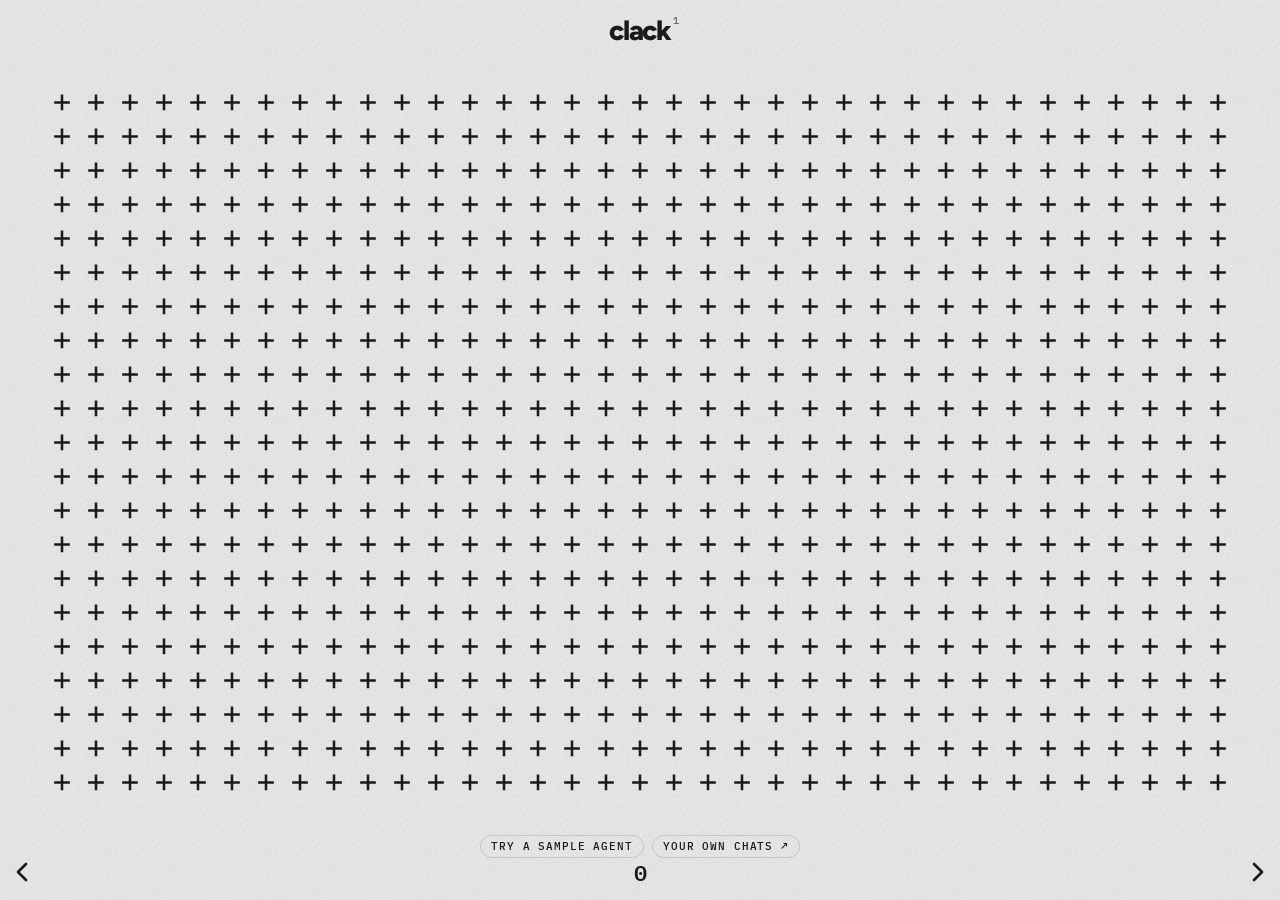
<file: index.html>
<!doctype html>
<html lang="en">
<head>
<meta charset="utf-8">
<meta name="viewport" content="width=device-width, initial-scale=1, viewport-fit=cover">
<!--artifact:start-->
<title>Clack</title>
<meta name="claude:viewport-fit-sides" content="cover">
<meta name="description" content="Move your cursor and every step clicks, pops or squishes. Ten stress-relief sounds, each with its own graphic to play with.">
<link rel="preconnect" href="https://fonts.googleapis.com">
<link rel="preconnect" href="https://fonts.gstatic.com" crossorigin>
<link rel="stylesheet" href="https://fonts.googleapis.com/css2?family=Courier+Prime:wght@400;700&family=Figtree:wght@400;500;600;700;800&family=IBM+Plex+Mono:wght@400;500;600&display=swap">
<style>
/* Layout: a full-screen canvas scene with only a few marks on it, set right on the picture in its own ink: the logo
   with the page number at the top centre, and along the bottom the tally in the middle with an arrow at each end to
   turn the page. In the menu bar the top row's right end holds the button that makes clack bigger and smaller.
   Every sound has its own scene and its own palette, most drawn from one moodboard:
   cobalt, periwinkle, grey paper, warm paper and ink. */
:root {
  --cobalt: #2c62fb; --peri: #becdf9; --mid: #5c80ea; --paper: #f3eee6; --grey-paper: #e6e6e3; --ink-black: #1c1c1c;
  --bg: #f4f5f7; --ink: #1b2a6b; --ink-soft: #5a6890; --line: rgba(27,42,107,.14);
  --acc: var(--cobalt); --cursor: var(--cobalt); --count-size: 22px;
  --font-ui: "Figtree", system-ui, -apple-system, "Segoe UI", sans-serif;
  --font-mono: "IBM Plex Mono", ui-monospace, monospace;
  color-scheme: light;
}
body[data-scene="wrap"]   { --bg: #72b4ed; --ink: #0d1240; --ink-soft: #10174a; --line: rgba(13,18,64,.2); --acc: #0d1240; --cursor: #0d1240; color-scheme: light; }
body[data-scene="cyano"]  { --bg: #3557b0; --ink: #f2f5ff; --ink-soft: #c3d0f5; --line: rgba(242,245,255,.25); --acc: #f2f5ff; --cursor: #f2f5ff; color-scheme: dark; }
body[data-scene="cloth"]  { --bg: #e6e6e6; --ink: #1a1a1a; --ink-soft: #6a6a6a; --line: rgba(26,26,26,.14); --acc: #1a1a1a; --cursor: #1a1a1a; color-scheme: light; }
body[data-scene="wax"]    { --bg: #c3c6db; --ink: #2d345d; --ink-soft: #60678b; --line: rgba(45,52,93,.15); --acc: #2d345d; --cursor: #2d345d; color-scheme: light; }
body[data-scene="laser"]  { --bg: #d9d8de; --ink: #2a5fa8; --ink-soft: #747990; --line: rgba(42,95,168,.16); --acc: #f2803e; --cursor: #2a5fa8; color-scheme: light; }
body[data-scene="gummy"]  { --bg: #e8ecea; --ink: #8c1f4f; --ink-soft: #a5486f; --line: rgba(140,31,79,.15); --acc: #8c1f4f; --cursor: #8c1f4f; color-scheme: light; }
body[data-scene="jelly"]  { --bg: #eed9b1; --ink: #17690a; --ink-soft: #7d6b45; --line: rgba(23,105,10,.16); --acc: #f31802; --cursor: #17690a; color-scheme: light; }
body[data-scene="soap"]   { --bg: #ebead6; --ink: #4f1534; --ink-soft: #571d3d; --line: rgba(79,21,52,.32); --acc: #bd4885; --cursor: #4f1534; color-scheme: light; }
body[data-scene="snow"]   { --bg: #9ca6e2; --ink: #252a5e; --ink-soft: #4a5088; --line: rgba(37,42,94,.18); --acc: #e8dcb2; --cursor: #252a5e; color-scheme: light; }
body[data-scene="grit"]   { --bg: #acdc98; --ink: #183c94; --ink-soft: #2d5aac; --line: rgba(24,60,148,.18); --acc: #183c94; --cursor: #183c94; color-scheme: light; }

* { box-sizing: border-box; }
[hidden] { display: none !important; }
html, body { height: 100%; }
body {
  margin: 0; overflow: hidden; background: var(--bg);
  color: var(--ink); font-family: var(--font-ui);
  -webkit-user-select: none; user-select: none; -webkit-tap-highlight-color: transparent;
  touch-action: none; transition: background-color .4s;
}
body.custom-cursor, body.custom-cursor * { cursor: none !important; }
#scene { position: fixed; inset: 0; width: 100%; height: 100%; z-index: 0; display: block; }

.app {
  position: relative; z-index: 1; height: 100%;
  display: grid; grid-template-rows: auto minmax(0, 1fr); grid-template-columns: minmax(0, 1fr);
  padding-left: max(16px, env(safe-area-inset-left, 0px));
  padding-right: max(16px, env(safe-area-inset-right, 0px));
  pointer-events: none;
}
.top, .edge { pointer-events: auto; }

/* Header: the logo at the centre of the top row; in the menu bar the size button sits at its right end */
.top { display: grid; grid-template-columns: minmax(0, 1fr) auto minmax(0, 1fr); align-items: center; gap: 16px; padding-block: 16px 6px; }
.brand { grid-column: 2; display: flex; align-items: baseline; gap: 12px; min-width: 0; }
.brand h1 { position: relative; margin: 0; font: 800 28px/1 var(--font-ui); letter-spacing: -.04em; color: var(--ink); }
/* the page number hangs off the word, so the word itself sits at the centre and stays put from page 1 to 10 */
.brand h1 sup { position: absolute; left: 100%; top: 0; font: 500 10px/1 var(--font-mono); letter-spacing: 0; margin-left: 2px; color: var(--ink-soft); }
.brand p { margin: 0; font: 500 12px/1.3 var(--font-mono); color: var(--ink-soft); white-space: nowrap; overflow: hidden; text-overflow: ellipsis; }
/* the tally sits at the bottom centre and lets the picture play on under it: the count stands alone on one line, level
   with the arrows, and the agent line sits close over it. It counts up as you play, so it needs no label; the word
   "clacks" is there for screen readers only */
.tally {
  position: fixed; left: 50%; bottom: max(16px, env(safe-area-inset-bottom, 0px)); transform: translateX(-50%);
  text-align: center; line-height: 1.1; font-family: var(--font-mono);
}
.tally p { display: flex; justify-content: center; margin: 0; white-space: nowrap; }
.tally b { font-size: var(--count-size); font-weight: 600; font-variant-numeric: tabular-nums; }
.tally span { font-size: 11px; letter-spacing: .08em; color: var(--ink-soft); }
.tally .sr { position: absolute; width: 1px; height: 1px; overflow: hidden; clip-path: inset(50%); }
/* 08 Soap Cutting's halftone goes slightly out of focus along the top and the bottom: the dots still show through
   behind the logo, the count and the agent line, only soft, so they no longer break up the letters. The blur builds up
   gradually towards each edge: four thin layers of 1px blur, each starting a quarter of the way further in over --f
   (about as far as the paler soap reaches), stack up to 2px over the top row and from the agent line down */
.haze {
  position: fixed; left: 0; right: 0; z-index: 0; pointer-events: none; display: none;
  -webkit-backdrop-filter: blur(1px); backdrop-filter: blur(1px);
  --f: 96px; --ramp: transparent calc(var(--f) * var(--k) / 4), #000 calc(var(--f) * (var(--k) + 1) / 4);
}
.haze.head { top: 0; height: calc(16px + 28px + 6px + var(--f));
  -webkit-mask-image: linear-gradient(to top, var(--ramp)); mask-image: linear-gradient(to top, var(--ramp)); }
.haze.foot { bottom: 0; height: calc(max(16px, env(safe-area-inset-bottom, 0px)) + var(--count-size) * 1.1 + 16px + var(--f));
  -webkit-mask-image: linear-gradient(to bottom, var(--ramp)); mask-image: linear-gradient(to bottom, var(--ramp)); }
body[data-scene="soap"] .haze { display: block; }
.stage { min-height: 0; min-width: 0; }

/* The agent line: one quiet line over the tally that knows when your agent is working, when it's done and how fast you
   went back, and is empty the rest of the time. It never shows a best or a streak, so there is nothing to stay for. It
   keeps a fixed height so the pictures that measure the tally never shift */
.agent { display: flex; justify-content: center; align-items: center; gap: 8px; min-height: 14px; margin-bottom: 2px;
  font: 500 11px/1 var(--font-mono); letter-spacing: .08em; text-transform: uppercase; color: var(--ink-soft); white-space: nowrap;
  transition: opacity .6s; }
.agent.dim { opacity: .55; }
.agent .dot { width: 6px; height: 6px; border-radius: 50%; background: currentColor; flex: none; }
.agent.wait .dot { animation: agentPulse 1.6s ease-in-out infinite; }
.agent.done { color: var(--ink); }
@keyframes agentPulse { 50% { opacity: .25; transform: scale(.7); } }
.agent button, .agent a { pointer-events: auto; font: inherit; letter-spacing: inherit; text-transform: inherit; color: var(--ink);
  background: none; border: 1px solid var(--line); border-radius: 999px; padding: 5px 10px; cursor: pointer; text-decoration: none; }
.agent button:hover, .agent a:hover { border-color: var(--ink); }
body.custom-cursor .agent button, body.custom-cursor .agent a { cursor: none !important; }
/* letting go: once the agent is done, the picture loses its colour and the cursor fades with the sound */
#scene { transition: filter .3s linear; }
body.letting-go #scene { filter: saturate(var(--grip-sat, 1)); }
body.letting-go .cursor.on { opacity: var(--grip-op, 1); }
@media (prefers-reduced-motion: reduce) { .agent.wait .dot { animation: none; } }

/* custom cursor + trail canvas: a ring in each picture's own --cursor color */
#fx { position: fixed; inset: 0; width: 100%; height: 100%; pointer-events: none; z-index: 5; }
.cursor {
  position: fixed; left: 0; top: 0; z-index: 50; pointer-events: none; color: var(--cursor);
  width: 30px; height: 30px; margin: -15px 0 0 -15px;
  filter: drop-shadow(0 2px 3px rgba(0,0,0,.2)); will-change: transform; opacity: 0; transition: opacity .2s;
}
.cursor.on { opacity: 1; }
.cursor svg { width: 100%; height: 100%; display: block; transition: transform 90ms ease-out; }
.cursor.press svg { transform: scale(.78); transition-duration: 30ms; }

/* Arrows: the previous and the next material, at the two ends of the bottom row level with the count, in the
   picture's own ink, far enough from it not to read as buttons for the number. Each tip sits on the page margin; the
   button reaches past it to the screen's edge, and its middle meets the middle of the count's line, so it hangs a little
   below the tally's foot. A button in the top row reaches above and below it instead */
.pager {
  position: fixed; left: 0; right: 0; bottom: calc(max(16px, env(safe-area-inset-bottom, 0px)) + var(--count-size) * .55 - 22px);
  padding-left: max(0px, env(safe-area-inset-left, 0px) - 16px); padding-right: max(0px, env(safe-area-inset-right, 0px) - 16px);
  display: flex; justify-content: space-between;
}
.edge {
  width: 44px; height: 44px; padding: 0;
  display: grid; place-items: center; border: 0; background: none; color: var(--ink); cursor: pointer;
  transition: transform .15s;
}
.top .edge { margin-block: -8px; }
.edge svg { width: 32px; height: 32px; }
.edge.prev:hover { transform: translateX(-3px); }
.edge.next:hover { transform: translateX(3px); }
button:focus-visible { outline: 2px solid var(--acc); outline-offset: 2px; }

.thumb { display: block; border-radius: 9px; overflow: hidden; aspect-ratio: 8 / 5; box-shadow: inset 0 0 0 1px rgba(0,0,0,.06); }
.thumb svg { width: 100%; height: 100%; display: block; }

.go { margin-top: 6px; font: 600 16px/1 var(--font-ui); padding: 16px 28px; border-radius: 999px; border: 0; background: var(--ink); color: var(--bg); cursor: pointer; box-shadow: 0 10px 24px rgba(10,20,60,.22); }

@media (max-width: 720px) {
  .brand p { display: none; }
  :root { --count-size: 18px; }
  .brand h1 { font-size: 24px; }
}
@media (max-height: 520px) {
  .top { padding-block: 8px 2px; }
  .tally { bottom: max(8px, env(safe-area-inset-bottom, 0px)); }
  .pager { bottom: calc(max(8px, env(safe-area-inset-bottom, 0px)) + var(--count-size) * .55 - 22px); }
  .brand p { display: none; }
}
/* The story: what clack is for and how it came to be. Nothing on the page opens it for now. It keeps one palette of its own,
   warm paper and cobalt ink from the moodboard */

@media (pointer: coarse) { .st-close kbd { display: none; } }

.story {
  --s-bg: #f3eee6; --s-ink: #1b2a6b; --s-soft: #5a6890; --s-line: rgba(27,42,107,.14); --s-card: rgba(255,255,255,.55); --s-acc: #2c62fb;
  position: fixed; inset: 0; z-index: 45; overflow-y: auto; overscroll-behavior: contain; touch-action: pan-y;
  background: var(--s-bg); color: var(--s-ink); color-scheme: light; -webkit-user-select: text; user-select: text;
  animation: storyIn .3s ease-out;
}
@keyframes storyIn { from { opacity: 0; transform: translateY(16px); } }
body.custom-cursor .story, body.custom-cursor .story * { cursor: auto !important; }
body.custom-cursor .story :is(button, a) { cursor: pointer !important; }
body.story-open .cursor, body.story-open #fx { visibility: hidden; }
.story :focus-visible { outline: 2px solid var(--s-acc); outline-offset: 3px; }
.st-bar {
  position: sticky; top: 0; z-index: 2; display: flex; align-items: center; justify-content: space-between; gap: 20px;
  padding: 12px max(16px, env(safe-area-inset-right, 0px)) 12px max(16px, env(safe-area-inset-left, 0px));
  background: color-mix(in srgb, var(--s-bg) 86%, transparent); backdrop-filter: blur(14px); -webkit-backdrop-filter: blur(14px);
}
.st-mark { font: 800 22px/1 var(--font-ui); letter-spacing: -.04em; }
.st-nav { display: flex; gap: 22px; margin-right: auto; padding-left: 18px; }
.st-nav a { font: 500 11px/1 var(--font-mono); letter-spacing: .1em; text-transform: uppercase; color: var(--s-soft); text-decoration: none; }
.st-nav a:hover { color: var(--s-ink); }
.st-close { display: inline-flex; align-items: center; gap: 8px; font: 600 13px/1 var(--font-ui); color: var(--s-ink); padding: 9px 14px; border-radius: 999px; border: 1px solid var(--s-line); background: var(--s-card); }
.st-close kbd { font: 500 10px/1 var(--font-mono); color: var(--s-soft); }
.st-in { max-width: 920px; margin: 0 auto; padding: 0 max(20px, env(safe-area-inset-left, 0px)) 72px; }
.st-hero { padding: 44px 0 0; }
.st-eyebrow, .st-num, .story h4 { margin: 0 0 18px; font: 500 11px/1.4 var(--font-mono); letter-spacing: .14em; text-transform: uppercase; color: var(--s-soft); }
.st-title { position: relative; margin: 0; font: 800 clamp(88px, 18vw, 176px)/.84 var(--font-ui); letter-spacing: -.055em; }
.st-title::before { content: "clack"; position: absolute; inset: 0; color: var(--s-acc); filter: blur(22px); opacity: .45; transform: translate(.05em, .06em); z-index: -1; }
.st-lede { max-width: 30em; margin: 28px 0 0; font: 500 clamp(19px, 2.4vw, 24px)/1.45 var(--font-ui); letter-spacing: -.01em; text-wrap: pretty; }
.st-meta { display: grid; grid-template-columns: repeat(4, minmax(0, 1fr)); gap: 18px; margin: 36px 0 0; padding: 18px 0 0; border-top: 1px solid var(--s-line); }
.st-meta dt { margin-bottom: 6px; font: 500 10.5px/1.3 var(--font-mono); letter-spacing: .12em; text-transform: uppercase; color: var(--s-soft); }
.st-meta dd { margin: 0; font-size: 14px; line-height: 1.45; }
.st-strip { display: grid; grid-template-columns: repeat(10, minmax(0, 1fr)); gap: 6px; margin-top: 40px; }
.st-strip .thumb { aspect-ratio: 2 / 3; border-radius: 10px; }
.st-sec { padding-top: 88px; scroll-margin-top: 40px; }
.st-sec h3, .st-end h3 { max-width: 15em; margin: 0 0 22px; font: 800 clamp(34px, 5.2vw, 54px)/1.02 var(--font-ui); letter-spacing: -.035em; text-wrap: balance; }
.st-sec > p:not(.st-num) { max-width: 36em; margin: 0 0 16px; font-size: 17px; line-height: 1.65; text-wrap: pretty; }
.story h4 { margin: 48px 0 14px; }
.st-quote { max-width: 20em; margin: 32px 0 0; padding-left: 20px; border-left: 3px solid var(--s-acc); font: 700 clamp(24px, 3.4vw, 34px)/1.22 var(--font-ui); letter-spacing: -.02em; color: var(--s-acc); }
.st-fig { margin: 30px 0 0; padding: 20px; border-radius: 20px; border: 1px solid var(--s-line); background: var(--s-card); }
.st-fig svg { display: block; width: 100%; height: auto; }
.st-fig figcaption { display: flex; align-items: baseline; gap: 10px; margin-top: 14px; font-size: 13px; line-height: 1.5; color: var(--s-soft); }
.st-fig figcaption i { flex: none; width: 10px; height: 10px; border-radius: 3px; background: var(--s-acc); }
.st-cards, .st-iters { display: grid; grid-template-columns: repeat(3, minmax(0, 1fr)); gap: 14px; margin-top: 14px; }
.st-card { padding: 20px; border-radius: 20px; border: 1px solid var(--s-line); background: var(--s-card); }
.st-card em { display: block; margin-bottom: 14px; font: 500 11px/1 var(--font-mono); font-style: normal; color: var(--s-acc); }
.st-card b { display: block; margin-bottom: 8px; font-size: 18px; letter-spacing: -.01em; }
.st-card p { margin: 0; font-size: 14.5px; line-height: 1.55; color: var(--s-soft); }
.st-card .chain { margin-bottom: 10px; font-size: 15px; line-height: 1.5; color: var(--s-ink); }
.st-card .chain i { font-style: normal; color: var(--s-soft); }
.st-card .chain b { display: inline; color: var(--s-acc); font-size: inherit; }
.st-mats { display: grid; grid-template-columns: repeat(2, minmax(0, 1fr)); gap: 14px; margin-top: 30px; }
.mat {
  display: flex; flex-direction: column; gap: 8px; padding: 10px 10px 16px; text-align: left; font: inherit; color: inherit;
  border-radius: 20px; border: 1px solid var(--s-line); background: var(--s-card); transition: border-color .15s, transform .15s;
}
.mat:hover { border-color: var(--s-ink); transform: translateY(-2px); }
.mat .thumb { aspect-ratio: 9 / 4; border-radius: 12px; margin-bottom: 4px; }
.mat-t { display: flex; align-items: baseline; gap: 8px; padding: 4px 6px 0; }
.mat-t em { font: 500 11px/1 var(--font-mono); font-style: normal; color: var(--s-soft); }
.mat-t b { font-size: 20px; letter-spacing: -.02em; }
.mat-try { padding: 0 6px 4px; font-size: 15px; line-height: 1.5; }
.mat-row { display: grid; grid-template-columns: 50px minmax(0, 1fr); gap: 8px; padding: 0 6px; font-size: 13px; line-height: 1.45; color: var(--s-soft); }
.mat-row i { font: 500 10px/1.9 var(--font-mono); font-style: normal; letter-spacing: .1em; text-transform: uppercase; }
.mat-go { margin-top: auto; padding: 8px 6px 0; font-size: 13px; font-weight: 600; color: var(--s-acc); }
.st-steps { display: grid; grid-template-columns: repeat(4, minmax(0, 1fr)); gap: 18px; margin: 34px 0 0; padding: 0; list-style: none; }
.st-steps li { padding-top: 14px; border-top: 2px solid var(--s-ink); }
.st-steps em { display: block; margin-bottom: 10px; font: 500 11px/1 var(--font-mono); font-style: normal; color: var(--s-acc); }
.st-steps b { display: block; margin-bottom: 6px; font-size: 16px; }
.st-steps p { margin: 0; font-size: 14px; line-height: 1.55; color: var(--s-soft); }
.st-cut { display: flex; flex-wrap: wrap; gap: 6px; margin: 0; padding: 0; list-style: none; }
.st-cut li { padding: 7px 11px; border-radius: 999px; border: 1px dashed var(--s-line); font: 500 12px/1 var(--font-mono); color: var(--s-soft); text-decoration: line-through; text-decoration-color: rgba(44,98,251,.55); }
.st-sec > .st-cut + p { margin: 14px 0 0; font-size: 14px; color: var(--s-soft); }
.st-details { display: grid; grid-template-columns: repeat(3, minmax(0, 1fr)); gap: 30px 22px; margin-top: 30px; }
.st-details div { padding-top: 14px; border-top: 1px solid var(--s-line); }
.st-details b { display: block; margin-bottom: 6px; font-size: 16px; }
.st-details p { margin: 0; font-size: 14.5px; line-height: 1.55; color: var(--s-soft); }
.st-end { margin-top: 96px; padding: 56px 24px; border-radius: 28px; background: var(--s-ink); color: var(--s-bg); text-align: center; }
.st-end h3 { margin: 0 auto 12px; }
.st-end p { margin: 0 0 26px; font-size: 17px; opacity: .75; }
.st-end .go { margin: 0; background: var(--s-bg); color: var(--s-ink); box-shadow: none; }
@media (max-width: 760px) {
  .st-nav { display: none; }
  .st-cards, .st-iters, .st-details { grid-template-columns: minmax(0, 1fr); }
  .st-steps { grid-template-columns: repeat(2, minmax(0, 1fr)); }
}
@media (max-width: 640px) {
  .st-meta { grid-template-columns: repeat(2, minmax(0, 1fr)); }
  .st-strip { grid-template-columns: repeat(5, minmax(0, 1fr)); }
  .st-mats { grid-template-columns: minmax(0, 1fr); }
  .st-sec { padding-top: 64px; }
}
@media (prefers-reduced-motion: reduce) { .edge { transition: none; } .story { animation: none; } .mat { transition: none; } .mat:hover { transform: none; } }
</style>
</head>
<body>
<canvas id="scene" aria-label="Interactive graphic. Move your cursor to play"></canvas>
<div class="haze head" style="--k: 0" aria-hidden="true"></div>
<div class="haze head" style="--k: 1" aria-hidden="true"></div>
<div class="haze head" style="--k: 2" aria-hidden="true"></div>
<div class="haze head" style="--k: 3" aria-hidden="true"></div>
<div class="haze foot" style="--k: 0" aria-hidden="true"></div>
<div class="haze foot" style="--k: 1" aria-hidden="true"></div>
<div class="haze foot" style="--k: 2" aria-hidden="true"></div>
<div class="haze foot" style="--k: 3" aria-hidden="true"></div>
<div class="app" id="app">
  <header class="top">
    <div class="brand">
      <h1>clack<sup id="page">1</sup></h1>
    </div>
  </header>

  <main class="stage" id="stage"></main>

  <div class="tally" aria-live="off">
    <div class="agent" id="agent" role="status" aria-live="polite"></div>
    <p><b id="count">0</b><span class="sr"> clacks</span></p>
  </div>

  <nav class="pager" aria-label="Materials">
    <button class="edge prev" id="prev" type="button" aria-label="Previous material"><svg viewBox="0 0 24 24" fill="none" stroke="currentColor" stroke-width="2" stroke-linecap="round" stroke-linejoin="round"><path d="m15 6-6 6 6 6"/></svg></button>
    <button class="edge next" id="next" type="button" aria-label="Next material"><svg viewBox="0 0 24 24" fill="none" stroke="currentColor" stroke-width="2" stroke-linecap="round" stroke-linejoin="round"><path d="m9 6 6 6-6 6"/></svg></button>
  </nav>
</div>

<canvas id="fx" aria-hidden="true"></canvas>
<div class="cursor" id="cursor" aria-hidden="true"><svg viewBox="0 0 24 24"><circle cx="12" cy="12" r="8.5" fill="none" stroke="currentColor" stroke-width="2.4"/><circle cx="12" cy="12" r="1.8" fill="currentColor"/></svg></div>

<div class="story" id="story" role="dialog" aria-modal="true" aria-labelledby="storyTitle" hidden>
  <div class="st-bar">
    <b class="st-mark">clack</b>
    <nav class="st-nav" aria-label="Sections">
      <a href="#st-why">Why</a><a href="#st-idea">Idea</a><a href="#st-materials">Materials</a><a href="#st-process">Process</a><a href="#st-details">Details</a>
    </nav>
    <button class="st-close" id="storyClose" type="button">Close<kbd>esc</kbd></button>
  </div>
  <article class="st-in">
    <header class="st-hero">
      <p class="st-eyebrow">Case study &middot; Interactive sound toy</p>
      <h2 class="st-title" id="storyTitle">clack</h2>
      <p class="st-lede">Ten satisfying materials to pop, squish and crunch with nothing but a cursor. A small web toy for the moments when your hands want something to do.</p>
      <dl class="st-meta">
        <div><dt>Role</dt><dd>Concept, interaction, visual and sound design</dd></div>
        <div><dt>Built with</dt><dd>HTML Canvas and the Web Audio API</dd></div>
        <div><dt>Plays on</dt><dd>Mouse, trackpad, touch and keyboard</dd></div>
        <div><dt>Year</dt><dd>2026</dd></div>
      </dl>
      <div class="st-strip" id="storyStrip" aria-hidden="true"></div>
    </header>

    <section class="st-sec" id="st-why">
      <p class="st-num">01 &mdash; Why</p>
      <h3>Hands want something to do</h3>
      <p>We pop bubble wrap, squeeze slime and watch soap get shaved into cubes, not to finish anything but because the small, repeatable feeling settles us. ASMR videos turned these textures into a genre, and on Roblox, ASMR tower obbies such as 왁뿌볼 타워 and Keyboard ASMR Towers have players climb from one satisfying material to the next.</p>
      <p>On a screen, though, we mostly watch. The textures are right there, but our hands never get to touch them.</p>
      <blockquote class="st-quote">What if the cursor were the fingertip?</blockquote>
    </section>

    <section class="st-sec" id="st-idea">
      <p class="st-num">02 &mdash; The idea</p>
      <h3>Every step is a press</h3>
      <p>The screen is laid out as a grid of invisible keys. Each cell the cursor crosses is pressed once: it plays a sound, and the picture under it reacts. Slow strokes tap, fast flicks sweep, and even an idle wiggle turns into a run of sound.</p>
      <figure class="st-fig">
        <div id="storyDiagram"></div>
        <figcaption><i></i>Cells the cursor crossed. Each one played a sound and nudged the picture, then faded back as the picture recovered.</figcaption>
      </figure>
      <div class="st-cards">
        <div class="st-card"><em>A</em><b>Just move</b><p>No clicks, no goals, no score to lose. A quiet count of your clacks is the only number on screen.</p></div>
        <div class="st-card"><em>B</em><b>One material, two senses</b><p>Each sound draws its own picture, and the picture answers where you touch it: bubbles flatten, snow takes a boot print, soap gives up a path down to the paper.</p></div>
        <div class="st-card"><em>C</em><b>Soft, never sharp</b><p>A quick stroke can fire twenty sounds a second, so anything with a hard edge (a ring, a ping, a thump) soon sounds like gunfire. The sounds are shaped from soft, filtered noise instead, so a stroke blends into one gentle wash.</p></div>
      </div>
    </section>

    <section class="st-sec" id="st-materials">
      <p class="st-num">03 &mdash; Materials</p>
      <h3>Ten materials, ten pictures</h3>
      <p>Each material starts from something people already find satisfying, and most pictures are drawn after a reference: a photo, a print or a texture. Pick one to play it.</p>
      <div class="st-mats" id="storyMaterials"></div>
    </section>

    <section class="st-sec" id="st-process">
      <p class="st-num">04 &mdash; Process</p>
      <h3>It started as a keyboard</h3>
      <p>The first version was called 딸깍 (ddalkkak, the Korean word for a click): a full-screen keyboard that clicked under a passing cursor, with ten sound sets, from clicky switches to bubble wrap and marimba, and seven keycap themes. It took a lot of cutting to get from there to here.</p>
      <ol class="st-steps">
        <li><em>1</em><b>A keyboard that clicks</b><p>Ten sound sets on a 60% keyboard. The name clack comes from here.</p></li>
        <li><em>2</em><b>Drop the keys</b><p>Once the sounds turned into wax, slime and bubble wrap, a keycap was the wrong picture for them. Each sound got a picture of its own.</p></li>
        <li><em>3</em><b>Cut to two, rebuild to ten</b><p>Most ideas didn't survive being played. The lineup shrank to Bubble Wrap and Crunchy Slime, then grew back to ten.</p></li>
        <li><em>4</em><b>Draw from life, tune for calm</b><p>Pictures redrawn after photos and prints, and sounds softened until a fast stroke still feels calm.</p></li>
      </ol>
      <h4>Built, played and cut</h4>
      <ul class="st-cut">
        <li>Pop It</li><li>Squishy</li><li>Mochi Squishy</li><li>Wax Ball XL</li><li>Kinetic Sand</li><li>Typewriter</li><li>Gaming Switches</li><li>Voice</li><li>Marimba</li><li>Pearl</li><li>Soft Brush</li><li>Bubbles</li><li>Rain on Glass</li><li>Ink Mountains</li><li>Cross Stitch</li><li>Tanghulu</li><li>Sugar Gummies</li>
      </ul>
      <p>Seventeen materials were built, played and cut along the way.</p>
      <h4>Three iterations</h4>
      <div class="st-iters">
        <div class="st-card"><em>06 Chewy Jellies</em><p class="chain">Tanghulu <i>&rarr;</i> Sugar Gummies <i>&rarr;</i> <b>Chewy Jellies</b></p><p>Rubbing the sugar off a gummy wasn't the feeling. Squeezing gummies together, feeling them stick and peeling them apart was. Later the fruit colors and sugar gave way to one flat pink under a fine grain, after a pink and white reference.</p></div>
        <div class="st-card"><em>02 Cyanotype</em><p class="chain">Ringing twinkle <i>&rarr;</i> bubble blips <i>&rarr;</i> soft blips <i>&rarr;</i> <b>a breath of foam</b></p><p>Each try was softer, and each still sounded like shooting under a fast cursor. Filtered noise with slow attacks fixed it, and became the recipe for the calmer sounds that followed.</p></div>
        <div class="st-card"><em>04 Wax Ball</em><p class="chain">Cell foam <i>&rarr;</i> pebbles <i>&rarr;</i> line print <i>&rarr;</i> towers <i>&rarr;</i> halftone <i>&rarr;</i> <b>lime on lavender</b></p><p>Wax Ball went through eight looks and was cut once along the way. It came back as a black and white halftone of squares that the cursor presses into diamonds, then took the lime, lavender and fine grain of a second reference.</p></div>
      </div>
    </section>

    <section class="st-sec" id="st-details">
      <p class="st-num">05 &mdash; Details</p>
      <h3>The small stuff</h3>
      <div class="st-details">
        <div><b>A cursor that belongs</b><p>The ring takes each picture's own color, so it reads as part of the material rather than laid over it.</p></div>
        <div><b>No audio files</b><p>Every sound is synthesized live with the Web Audio API, with a little randomness, so no two steps sound exactly alike.</p></div>
        <div><b>Your keys play too</b><p>Letters, digits, space and enter play the current material, and the arrow keys switch between materials.</p></div>
        <div><b>Made for touch</b><p>On phones and tablets, drag a finger across the screen, and tap the arrows in the bottom corners to switch materials.</p></div>
        <div><b>One moodboard</b><p>Cobalt, periwinkle, grey and warm paper, and ink. Eight materials borrow their colors from their own reference images instead.</p></div>
        <div><b>One file</b><p>The whole toy is a single HTML page: no build step, no install, nothing to load but fonts.</p></div>
      </div>
    </section>

    <section class="st-end">
      <h3>Now it's your turn</h3>
      <p>Turn the sound on and move.</p>
      <button class="go" id="storyGo" type="button">Start playing</button>
    </section>
  </article>
</div>

<script>
(() => {
'use strict';
const $ = id => document.getElementById(id);

/* ---------- settings ---------- */
const SOUND_IDS = ['slime', 'cyano', 'bubble', 'wax', 'thock', 'gummy', 'pudding', 'soap', 'snow', 'sugar'];
const DEF = { mode: 'hover', sound: 'slime', volume: 0.7, muted: false, count: 0 };
let S = { ...DEF };
try { Object.assign(S, JSON.parse(localStorage.getItem('clack') || '{}')); } catch (e) {}
S.sound = DEF.sound; // every visit opens on 01 Crunchy Slime; the other settings are remembered
S.mode = 'hover'; // Tap mode was removed: sounds always play as the cursor moves (touch screens still drag)
S.muted = false; S.volume = DEF.volume; // the volume control was removed, so a mute or volume saved before can't stick
let saveT = 0;
function save() {
  clearTimeout(saveT);
  saveT = setTimeout(() => {
    try { const { mode, sound, volume, muted, count } = S; localStorage.setItem('clack', JSON.stringify({ mode, sound, volume, muted, count })); } catch (e) {}
  }, 300);
}

/* the agent's state, read by press() on every step; the agent section near the end drives it */
const AG = { grip: 1, vis: 1 };
// how strongly the pictures answer a step: full while clack holds you, down to a faint trace once it has let go, so
// every material still stirs a little but plainly less
const V = () => AG.vis;

/* ---------- audio ---------- */
const A = { ctx: null };
function makeIR(C, secs, decay) {
  const len = Math.floor(C.sampleRate * secs), b = C.createBuffer(2, len, C.sampleRate);
  for (let ch = 0; ch < 2; ch++) { const d = b.getChannelData(ch); for (let i = 0; i < len; i++) d[i] = (Math.random() * 2 - 1) * Math.pow(1 - i / len, decay); }
  return b;
}
function initAudio(C) {
  if (A.ctx && !C) { if (A.ctx.state === 'suspended') A.ctx.resume(); return; }
  C = C || new (window.AudioContext || window.webkitAudioContext)({ latencyHint: 'interactive' });
  A.ctx = C;
  A.master = C.createGain(); A.master.gain.value = S.muted ? 0 : S.volume;
  const comp = C.createDynamicsCompressor();
  comp.threshold.value = -16; comp.knee.value = 10; comp.ratio.value = 5; comp.attack.value = 0.002; comp.release.value = 0.15;
  A.dry = C.createGain(); A.dry.gain.value = 1.9; A.dry.connect(comp);
  A.wet = C.createGain(); A.wet.gain.value = 1.1;
  const verb = C.createConvolver(); verb.buffer = makeIR(C, 2.4, 3.4);
  A.wet.connect(verb); verb.connect(comp);
  // a gentle top-end roll-off keeps the tingle soft instead of sharp
  const soft = C.createBiquadFilter(); soft.type = 'lowpass'; soft.frequency.value = 10500; soft.Q.value = 0.5;
  comp.connect(soft); soft.connect(A.master); A.master.connect(C.destination);
  const n = C.createBuffer(1, C.sampleRate, C.sampleRate), d = n.getChannelData(0);
  for (let i = 0; i < d.length; i++) d[i] = Math.random() * 2 - 1;
  A.noise = n;
}
function env(v, t, a, d, g) {
  v.gain.setValueAtTime(0.0001, t);
  v.gain.exponentialRampToValueAtTime(g, t + a);
  v.gain.exponentialRampToValueAtTime(0.0001, t + a + d);
}
function out(v, wet) {
  v.connect(A.dry);
  if (wet) { const s = A.ctx.createGain(); s.gain.value = wet; v.connect(s); s.connect(A.wet); }
}
function tone(type, f, t, o = {}) {
  const { a = 0.002, d = 0.1, g = 0.5, f2 = 0, ft = 0.05, wet = 0 } = o;
  const C = A.ctx, osc = C.createOscillator(), v = C.createGain();
  osc.type = type; osc.frequency.setValueAtTime(f, t);
  if (f2) osc.frequency.exponentialRampToValueAtTime(f2, t + ft);
  env(v, t, a, d, g); osc.connect(v); out(v, wet);
  osc.start(t); osc.stop(t + a + d + 0.05);
}
function hiss(t, o = {}) {
  const { type = 'bandpass', f = 2000, q = 1, a = 0.001, d = 0.03, g = 0.5, f2 = 0, ft = 0.05, wet = 0 } = o;
  const C = A.ctx, s = C.createBufferSource(), fl = C.createBiquadFilter(), v = C.createGain();
  s.buffer = A.noise; s.playbackRate.value = 0.9 + Math.random() * 0.2;
  fl.type = type; fl.frequency.setValueAtTime(f, t); if (f2) fl.frequency.exponentialRampToValueAtTime(f2, t + ft); fl.Q.value = q;
  env(v, t, a, d, g); s.connect(fl); fl.connect(v); out(v, wet);
  s.start(t, Math.random() * 0.5); s.stop(t + a + d + 0.05);
}
// a tone whose pitch shivers with a fading vibrato, for anything that jiggles
function wobble(f, t, o = {}) {
  const { a = 0.006, d = 0.25, g = 0.5, rate = 9, depth = 0.1, f2 = 0, ft = 0.08, wet = 0 } = o;
  const C = A.ctx, osc = C.createOscillator(), lfo = C.createOscillator(), lg = C.createGain(), v = C.createGain();
  osc.frequency.setValueAtTime(f, t); if (f2) osc.frequency.exponentialRampToValueAtTime(f2, t + ft);
  lfo.frequency.value = rate; lg.gain.setValueAtTime(f * depth, t); lg.gain.exponentialRampToValueAtTime(f * depth * 0.05, t + a + d);
  lfo.connect(lg); lg.connect(osc.frequency);
  env(v, t, a, d, g); osc.connect(v); out(v, wet);
  osc.start(t); lfo.start(t); osc.stop(t + a + d + 0.05); lfo.stop(t + a + d + 0.05);
}
// filtered noise whose band and loudness shiver with a fading wobble, for jelly that jiggles without a note
function jiggle(t, o = {}) {
  const { f = 400, q = 2, a = 0.015, d = 0.2, g = 0.3, rate = 8, depth = 0.3, am = 0.5, wet = 0 } = o;
  const C = A.ctx, s = C.createBufferSource(), fl = C.createBiquadFilter(), v = C.createGain(), w = C.createGain();
  const lfo = C.createOscillator(), lf = C.createGain(), la = C.createGain();
  s.buffer = A.noise; s.playbackRate.value = 0.9 + Math.random() * 0.2;
  fl.type = 'bandpass'; fl.frequency.setValueAtTime(f, t); fl.Q.value = q;
  lfo.frequency.value = rate; lf.gain.setValueAtTime(f * depth, t); lf.gain.exponentialRampToValueAtTime(f * depth * 0.05, t + a + d);
  w.gain.value = 1 - am / 2; la.gain.value = am / 2;
  lfo.connect(lf); lf.connect(fl.frequency); lfo.connect(la); la.connect(w.gain);
  env(v, t, a, d, g); s.connect(fl); fl.connect(w); w.connect(v); out(v, wet);
  s.start(t, Math.random() * 0.5); lfo.start(t); s.stop(t + a + d + 0.05); lfo.stop(t + a + d + 0.05);
}
const rand = (a, b) => a + Math.random() * (b - a);

/* Each sound: scene = the picture it draws, desc = one line for the picker.
   All are tuned for ASMR: soft attacks, rounded filters, tiny crisp details and a little room tone.
*/
function crinkle(t, n, spread, o = {}) {
  const { lo = 2600, hi = 6000, g = 0.35, q = 2.5, a = 0.0015, d = 0.012 } = o;
  for (let i = 0; i < n; i++) { const at = t + Math.pow(Math.random(), 1.6) * spread; hiss(at, { f: rand(lo, hi), q, a, d: rand(d / 3, d), g: rand(0.4, 1) * g * (1 - (at - t) / spread * 0.6) }); }
}
// wet, sticky ticks where two tacky surfaces let go of each other: n little bands of noise between lo and hi over
// spread from t, each dropping as it comes off, so they sound moist rather than dry
function tack(t, n, spread, o = {}) {
  const { lo = 800, hi = 1500, g = 0.05, q = 2.2, d = 0.012 } = o;
  for (let i = 0; i < n; i++) { const f = rand(lo, hi); hiss(t + Math.random() * spread, { f, f2: f * 0.72, ft: 0.01, q, a: 0.002, d: rand(d / 2, d), g: rand(0.5, 1) * g }); }
}
// a sticky surface tearing loose: n tiny crisp clicks over dur from t that come faster and louder as the tear runs
function zip(t, n, dur, o = {}) {
  const { lo = 1200, hi = 4500, g = 0.12, q = 1.4 } = o;
  for (let i = 0; i < n; i++) { const u = i / (n - 1 || 1); hiss(t + dur * Math.pow(u, 0.6) + rand(-0.001, 0.001), { f: rand(lo, hi), q, a: 0.0005, d: rand(0.002, 0.005), g: g * (0.4 + 0.6 * u) * rand(0.7, 1) }); }
}
const SOUNDS = {
  bubble: { name: 'Bubble Wrap', desc: 'Pop hills on a blue contour map', scene: 'wrap', noTrail: true,
    // a gentle, muffled pop that sounds like a drop of water: its note swoops up as the bubble bursts (the bloop), and
    // now and then a smaller droplet plinks after it
    down(k, t, j) {
      const f0 = (210 + k.seed * 120) * j;
      hiss(t, { type: 'lowpass', f: 1200, q: 0.7, a: 0.003, d: 0.012, g: 0.45 });
      tone('sine', f0, t, { f2: f0 * 2.2, ft: 0.045, a: 0.005, d: 0.09, g: 0.3, wet: 0.08 });
      if (Math.random() < 0.4) {
        const f1 = f0 * rand(2, 2.6);
        tone('sine', f1, t + rand(0.05, 0.1), { f2: f1 * 1.7, ft: 0.025, a: 0.003, d: 0.035, g: 0.06, wet: 0.1 });
      }
    } },
  slime: { name: 'Crunchy Slime', desc: 'Crumple a sheet of stitches', scene: 'cloth', noTrail: true,
    // foam beads bursting inside glossy slime: a wet press and a fizz of tiny crackles
    down(k, t, j) {
      hiss(t, { f: 380 * j, f2: 700, ft: 0.1, q: 6, a: 0.025, d: 0.14, g: 1, wet: 0.08 });
      crinkle(t + 0.01, 12 + Math.floor(Math.random() * 6), 0.18, { lo: 2800, hi: 7000, g: 0.6, q: 3 });
    },
    up(k, t, j) { hiss(t, { f: 700 * j, f2: 1500, ft: 0.08, q: 8, a: 0.01, d: 0.08, g: 0.4 }); crinkle(t, 4, 0.06, { g: 0.2 }); } },
  cyano: { name: 'Cyanotype', desc: 'Expose white dots on blue', scene: 'cyano',
    // soft, light foam close to the ear: a gentle breath of air that swells in and out, with a faint sizzle of tiny bubbles
    // in it; no pitched tones and no hard attacks, so a stroke blends into one soft wash as the white dots bloom and sink back
    down(k, t, j) {
      const at = t + rand(0, 0.02);
      hiss(at, { type: 'lowpass', f: 2800 * j, q: 0.5, a: 0.04, d: 0.14, g: 0.08, wet: 0.1 });
      hiss(at, { type: 'highpass', f: 7000 * j, q: 0.5, a: 0.05, d: 0.12, g: 0.03 });
      crinkle(at + 0.02, 8, 0.25, { lo: 4000, hi: 9000, g: 0.04, q: 1.5 });
    } },
  wax: { name: 'Wax Ball', desc: 'Press the lime squares down into dots', scene: 'wax', noTrail: true,
    // the 왁뿌볼: a hard wax shell gives way in one dry snap and a rush of brittle crackles, then the soft clay inside squishes
    down(k, t, j) {
      hiss(t, { type: 'highpass', f: 2200, q: 0.7, a: 0.0006, d: 0.007, g: 1.1 });
      hiss(t, { type: 'lowpass', f: 1100 * j, q: 1, a: 0.001, d: 0.035, g: 0.9 });
      crinkle(t + 0.004, 16 + Math.floor(Math.random() * 8), 0.11, { lo: 1000, hi: 4800, g: 0.75, q: 1.4 });
      hiss(t + 0.03, { f: 340 * j, f2: 230, ft: 0.12, q: 4, a: 0.03, d: 0.12, g: 0.45, wet: 0.06 });
    } },
  thock: { name: 'Thocky Keys', desc: 'Heat holes into thermal colors', scene: 'laser', noTrail: true,
    // a lubed, foam-filled custom board: a padded tap, the hollow of the case and a low thud; the spacebar sits deeper
    down(k, t, j) {
      const sp = k.code === 'Space', f0 = (sp ? 120 : 165 + k.seed * 40) * j;
      hiss(t, { type: 'lowpass', f: 1600, q: 0.8, a: 0.0008, d: 0.01, g: 1.1 });
      hiss(t, { f: (sp ? 380 : 520) * j, q: 5, a: 0.001, d: sp ? 0.06 : 0.035, g: 0.7 });
      tone('sine', f0, t, { f2: f0 * 0.7, ft: 0.04, a: 0.001, d: sp ? 0.09 : 0.05, g: 0.6 });
    },
    // the key springs back up with a lighter tick; on the screen it lands just after the next key goes down
    up(k, t, j) {
      const at = t + (k.code === 'Cell' ? 0.045 : 0);
      hiss(at, { f: 1300 * j, q: 3, a: 0.0008, d: 0.012, g: 0.3 });
      tone('sine', 300 * j, at, { a: 0.001, d: 0.02, g: 0.1 });
    } },
  gummy: { name: 'Chewy Jellies', desc: 'Squish jellies and peel them apart', scene: 'gummy', noTrail: true,
    // the jellies make every sound themselves as they move, so you hear what the picture does: chewy jelly close to the
    // ear (쫀득쫀득), stuck tight and tearing loose with a crisp, wet 쫙, over quieter squishes, with no tone, creak or
    // thump. A step landing on a jelly nobody holds presses it down with a soft squish
    press(k, t, j) {
      const at = t + rand(0, 0.01);
      hiss(at, { type: 'lowpass', f: 700 * j, f2: 420, ft: 0.08, q: 0.7, a: 0.02, d: 0.09, g: 0.18, wet: 0.05 });
      tack(at + 0.05, 1 + Math.floor(Math.random() * 2), 0.03, { lo: 850, hi: 1400, g: 0.04 });
    },
    // a real key pushes a finger into the jelly under it (꾸욱): a wet tick as it touches, then the jelly gives with a full,
    // moist squelch that has some weight to it, and the wet squeezed out of it crackles; the space bar sinks in deeper
    down(k, t, j) {
      if (k.code === 'Cell') return;
      const sp = k.code === 'Space', f = (sp ? 0.78 : 0.88 + k.seed * 0.24) * j;
      hiss(t, { f: 2300 * f, f2: 1300 * f, ft: 0.008, q: 1.3, a: 0.0008, d: 0.012, g: 0.34 });
      hiss(t + 0.004, { f: 480 * f, f2: 820 * f, ft: 0.08, q: 1.2, a: 0.006, d: sp ? 0.14 : 0.1, g: 0.9, wet: 0.05 });
      hiss(t + 0.002, { type: 'lowpass', f: 380 * f, q: 0.8, a: 0.004, d: sp ? 0.1 : 0.07, g: 0.7 });
      tack(t + 0.02, 8, 0.09, { lo: 850, hi: 1900, g: 0.12 });
    },
    // and the key comes up: the finger pulls off the sticky face, which clings and tears loose in a crisp, wet 쩍, and the
    // jelly springs back up with a wobble
    up(k, t, j) {
      if (k.code === 'Cell') return;
      const f = (k.code === 'Space' ? 0.8 : 0.9 + k.seed * 0.2) * j;
      zip(t, 9, 0.016, { lo: 1000, hi: 3200, g: 0.11 });
      hiss(t + 0.016, { f: 1600 * f, f2: 700 * f, ft: 0.04, q: 1.2, a: 0.0015, d: 0.055, g: 0.4, wet: 0.06 });
      hiss(t + 0.016, { type: 'lowpass', f: 900 * f, q: 0.9, a: 0.002, d: 0.04, g: 0.24 });
      jiggle(t + 0.045, { f: 460 * f, q: 1.8, a: 0.012, d: 0.15, g: 0.14, rate: 8.7, depth: 0.25, am: 0.6 });
    },
    // the cursor catches a jelly and the finger sinks in and sticks: a low press (꾹) and a tacky touch
    grab(k, t, j) {
      hiss(t, { type: 'lowpass', f: 560 * j, f2: 380, ft: 0.06, q: 1.1, a: 0.01, d: 0.06, g: 0.16, wet: 0.04 });
      zip(t + 0.015, 3, 0.01, { lo: 1000, hi: 2500, g: 0.05 });
    },
    // two faces stuck tight start to come apart: they tear loose in a short crisp run and a wet burst (쩍) as the jelly
    // between them begins to draw out
    part(k, t, j) {
      zip(t, 6, 0.018, { lo: 900, hi: 3000, g: 0.065 });
      hiss(t + 0.016, { f: 1300 * j, f2: 700, ft: 0.035, q: 1.3, a: 0.002, d: 0.05, g: 0.17 });
    },
    // the string draws out and keeps tearing loose from the faces it clings to (쩌저저적): a wet, tearing hush that swells
    // with how fast it grows, and under it crisp, sticky crackles, each a little cluster of fibres letting go, that run
    // as fast as it grows. Both climb and sharpen as the string thins (k.n crackles this frame, k.v how much the strings
    // grew, k.x how thin the string is, 0 to 1)
    pull(k, t, j) {
      hiss(t, { f: (700 + 700 * k.x) * j, f2: (850 + 900 * k.x) * j, ft: 0.03, q: 1.1, a: 0.008, d: 0.035, g: Math.min(0.12, k.v * 1.4) * (0.7 + 0.5 * k.x) });
      for (let i = 0; i < k.n; i++) {
        const at = t + rand(0, 0.016), f = (900 + 1600 * k.x) * rand(0.75, 1.3), g = rand(0.5, 1) * (0.1 + 0.07 * k.x);
        for (let c = Math.random() < 0.5 ? 1 : 1 + Math.floor(Math.random() * 3); c > 0; c--) hiss(at + rand(0, 0.0015), { f: f * rand(0.85, 1.15), f2: f * 0.75, ft: 0.005, q: 1.4, a: 0.0006, d: rand(0.002, 0.006), g });
      }
    },
    // squeezed into a neighbour, in two beats: the jelly gives under the press (쫀), then the faces that stuck together
    // tear loose with a crisp, wet snap (득)
    squeeze(k, t, j) {
      hiss(t, { f: 340 * j, f2: 480, ft: 0.12, q: 1.2, a: 0.04, d: 0.12, g: 0.14, wet: 0.06 });
      const at = t + rand(0.1, 0.13);
      zip(at - 0.012, 5, 0.012, { lo: 1000, hi: 3000, g: 0.055 });
      hiss(at, { f: 1300 * j, f2: 700, ft: 0.03, q: 1.3, a: 0.0015, d: 0.045, g: 0.2, wet: 0.05 });
    },
    // stretched too far, the string tears loose all at once (쫙): a quick run of crisp clicks as the last of it rips, a
    // bright, wet burst whose band falls as the air rushes in, and a short wobble as the halves spring back
    peel(k, t, j) {
      zip(t, 16, 0.03, { lo: 1000, hi: 3800, g: 0.13 });
      hiss(t + 0.03, { f: 1900 * j, f2: 750, ft: 0.045, q: 1.1, a: 0.0015, d: 0.07, g: 0.46, wet: 0.08 });
      hiss(t + 0.03, { type: 'lowpass', f: 1000 * j, q: 0.9, a: 0.002, d: 0.05, g: 0.32 });
      jiggle(t + 0.06, { f: 480 * j, q: 1.8, a: 0.012, d: 0.14, g: 0.14, rate: 8.7, depth: 0.25, am: 0.6 });
    },
    // a jelly slips off the cursor and bounces home: a soft wobbling squish that rocks as it overshoots and settles
    // (뽀용), louder the farther it flies back (k.amt, 0 to 1)
    home(k, t, j) {
      jiggle(t, { f: 380 * j, q: 1.6, a: 0.02, d: 0.22, g: 0.16 * k.amt, rate: 6.4, depth: 0.3, am: 0.7, wet: 0.06 });
    },
    // two touch again and stick tight: a quick, wet slap as the faces meet (딱), louder the harder they come together
    // (k.amt, 0 to 1)
    stick(k, t, j) {
      const g = k.amt;
      hiss(t, { f: 1300 * j, f2: 700, ft: 0.02, q: 1.2, a: 0.001, d: 0.035, g: 0.36 * g });
      hiss(t, { type: 'lowpass', f: 900 * j, q: 0.8, a: 0.0015, d: 0.045, g: 0.26 * g });
    } },
  pudding: { name: 'Pudding', desc: 'Tap soft jellies till they jiggle', scene: 'jelly', noTrail: true,
    // a spoon tapping custard: a soft wet slap and a low wobble that shivers as the pudding jiggles
    down(k, t, j) {
      const f0 = (150 + k.seed * 70) * j, rate = rand(8, 11);
      wobble(f0, t, { f2: f0 * 1.35, ft: 0.05, a: 0.008, d: 0.22, g: 0.26, rate, depth: 0.09, wet: 0.1 });
      wobble(f0 * 2, t, { f2: f0 * 2.7, ft: 0.05, a: 0.008, d: 0.14, g: 0.12, rate, depth: 0.09 });
      hiss(t, { f: 520 * j, f2: 900, ft: 0.08, q: 5, a: 0.015, d: 0.08, g: 0.45 });
    } },
  soap: { name: 'Soap Cutting', desc: 'Shave paths through halftone soap', scene: 'soap', noTrail: true,
    // a blade drawn through dry soap: a crisp rising shave, then the loose beads patter as they fall
    down(k, t, j) {
      hiss(t, { f: 2200 * j, f2: 4200, ft: 0.05, q: 1.6, a: 0.004, d: 0.055, g: 0.9 });
      hiss(t, { type: 'lowpass', f: 1400, q: 0.8, a: 0.001, d: 0.01, g: 0.7 });
      crinkle(t + 0.03, 7, 0.16, { lo: 1600, hi: 4200, g: 0.45, q: 2 });
    } },
  snow: { name: 'Squeaky Snow', desc: 'Crunch boot prints into fresh snow', scene: 'snow', noTrail: true,
    // a slow step into powder snow: a soft hush as it gives, a fine, close creak of crystals packing together (뽀드득), like
    // cornstarch squeezed in the hand, and a breath of cold air over the top
    down(k, t, j) {
      const at = t + rand(0, 0.02);
      hiss(at, { type: 'lowpass', f: 1300 * j, q: 0.6, a: 0.03, d: 0.12, g: 0.16, wet: 0.06 });
      crinkle(at + 0.015, 16 + Math.floor(Math.random() * 6), 0.18, { lo: 900, hi: 3200, g: 0.1, q: 1.2, a: 0.0025, d: 0.01 });
      hiss(at + 0.01, { type: 'highpass', f: 5500, q: 0.5, a: 0.04, d: 0.09, g: 0.03 });
    } },
  sugar: { name: 'Sugar Slime', desc: 'Rake furrows through the sugar down to the blue', scene: 'grit', noTrail: true,
    // 사각사각: slime packed with sugar, stroked slowly close to the ear. A soft sandy brush as the fingers sweep through,
    // a fine trickle of sugar grains rolling past each other and a muted squish of the slime underneath
    down(k, t, j) {
      const at = t + rand(0, 0.02);
      hiss(at, { f: (3200 + k.seed * 500) * j, f2: 2500, ft: 0.08, q: 0.8, a: 0.03, d: 0.09, g: 0.12 });
      crinkle(at + 0.01, 16 + Math.floor(Math.random() * 6), 0.15, { lo: 2200, hi: 6000, g: 0.095, q: 1.2 });
      hiss(at + 0.02, { type: 'lowpass', f: 800 * j, q: 0.6, a: 0.03, d: 0.07, g: 0.12 });
    } },
};

function playKey(k, phase) {
  if (!A.ctx || A.ctx.state !== 'running' || S.muted) return;
  const fn = SOUNDS[S.sound][phase];
  if (!fn) return;
  const j = 0.96 + Math.random() * 0.08;
  try { fn(k, A.ctx.currentTime + 0.002, j); } catch (e) {}
}

/* ---------- touch points: the screen is a grid of invisible cells, and real keys sit on a keyboard laid over it ---------- */
const scn = $('scene'), sc = scn.getContext('2d');
const stage = $('stage');
// every scene plays inside one shared frame: FX/FY is its top-left on screen, and SW/SH/ZT/ZB are measured inside it
let SW = 0, SH = 0, SDPR = 1, scene = null, sceneId = '', CELL = 40, ZT = 0, ZB = 0, FX = 0, FY = 0, VW = 0, VH = 0;
const deco = document.createElement('canvas'), dc = deco.getContext('2d');
const cells = new Map();
const ALNUM = 'ABCDEFGHIJKLMNOPQRSTUVWXYZ0123456789';
function cellAt(x, y) {
  x -= FX; y -= FY;
  if (x < 0 || x > SW || y < ZT || y > ZB) return null;
  const ci = Math.floor(x / CELL), cj = Math.floor(y / CELL), id = ci + ',' + cj;
  let k = cells.get(id);
  if (!k) {
    const h = Math.abs(Math.sin(ci * 12.9898 + cj * 78.233) * 43758.5453) % 1, ch = ALNUM[((ci * 7 + cj * 13) % 36 + 36) % 36];
    k = { code: 'Cell', label: ch, en: ch, x: clamp((ci + .5) * CELL / SW * 15, 0, 14.9), row: clamp(Math.floor((cj + .5) * CELL / SH * 6), 0, 5),
      seed: h, holders: new Set(), downAt: 0 };
    cells.set(id, k);
  }
  k.hx = x; k.hy = y;
  return k;
}
const KB_ROWS = ['1234567890', 'QWERTYUIOP', 'ASDFGHJKL', 'ZXCVBNM'];
const physKeys = {};
function physKey(code) {
  if (physKeys[code]) return physKeys[code];
  let row = -1, col = 0, label = '';
  const m = /^(?:Key|Digit)(.)$/.exec(code);
  if (m) { label = m[1]; row = KB_ROWS.findIndex(r => r.includes(label)); col = KB_ROWS[row].indexOf(label) + row * .35; }
  else if (code === 'Space') { row = 4; col = 4.5; label = ' '; }
  else if (code === 'Enter') { row = 2; col = 10.2; label = 'enter'; }
  else return null;
  return physKeys[code] = { code, label, en: label === ' ' ? '' : label, x: col * 15 / 11, row, seed: Math.random(), holders: new Set(), downAt: 0,
    fx: (.08 + .84 * (col + .5) / 11), fy: (.12 + .76 * (row + .5) / 5) };
}

/* ---------- press / release ---------- */
const countEl = $('count');
function press(k, src) {
  const was = k.holders.size;
  k.holders.add(src);
  if (was) return;
  // once the agent is done, clack lets go: fewer steps land, and at the end none do
  k.downAt = performance.now();
  playKey(k, 'down'); // its loudness follows the grip through the master gain
  if (AG.grip > 0.02) { S.count++; renderCount(); save(); }
  sceneHit(k);
  pulseCursor();
}
function release(k, src) {
  if (!k.holders.delete(src) || k.holders.size) return;
  playKey(k, 'up');
}
function releaseAll(prefix) {
  [...Object.values(physKeys), ...cells.values()].forEach(k => [...k.holders].forEach(h => { if (!prefix || h.startsWith(prefix)) release(k, h); }));
  if (!prefix || prefix === 'p') active.clear();
}
function renderCount() { countEl.textContent = S.count.toLocaleString('en-US'); }

/* ---------- pointer input ---------- */
const active = new Map();   // pointerId -> cell under it
const lastPt = new Map();
const pressed = new Set();
function keyAt(x, y) {
  const el = document.elementFromPoint(x, y);
  return el && el.closest('.edge, .top, .story, .agent button, .agent a') ? null : cellAt(x, y);
}
function enter(id, k) {
  const cur = active.get(id);
  if (cur === k) return;
  if (cur) release(cur, 'p' + id);
  if (k) { active.set(id, k); press(k, 'p' + id); } else active.delete(id);
}
function travel(id, x1, y1) {
  const p = lastPt.get(id);
  lastPt.set(id, [x1, y1]);
  if (!p) return enter(id, keyAt(x1, y1));
  const dx = x1 - p[0], dy = y1 - p[1], dist = Math.hypot(dx, dy);
  const n = Math.min(48, Math.ceil(dist / Math.max(4, CELL * 0.4)));
  if (!n) return enter(id, keyAt(x1, y1));
  for (let i = 1; i <= n; i++) enter(id, keyAt(p[0] + dx * i / n, p[1] + dy * i / n));
}
const glides = e => e.pointerType !== 'mouse' && e.pointerType !== 'pen' ? pressed.has(e.pointerId) : (S.mode === 'hover' || pressed.has(e.pointerId));
const inUI = t => t && t.closest && t.closest('.edge, .story');

addEventListener('pointerdown', e => {
  moveCursor(e);
  if (inUI(e.target)) return;
  pressed.add(e.pointerId);
  lastPt.set(e.pointerId, [e.clientX, e.clientY]);
  const k = keyAt(e.clientX, e.clientY);
  if (k && active.get(e.pointerId) === k) enter(e.pointerId, null); // a click on the cell you're hovering strikes it again
  enter(e.pointerId, k);
});
addEventListener('pointermove', e => {
  moveCursor(e);
  CUR = { x: e.clientX, y: e.clientY, t: performance.now() };
  if (!glides(e)) { lastPt.set(e.pointerId, [e.clientX, e.clientY]); return; }
  if (scene && scene.move && !inUI(e.target)) { const p = lastPt.get(e.pointerId) || [e.clientX, e.clientY]; const x = e.clientX - FX, y = e.clientY - FY; if (x > -20 && x < SW + 20 && y > -20 && y < SH + 20) scene.move(x, y, e.clientX - p[0], e.clientY - p[1]); }
  const evs = e.getCoalescedEvents ? e.getCoalescedEvents() : [];
  if (evs.length > 1) evs.forEach(c => travel(e.pointerId, c.clientX, c.clientY));
  else travel(e.pointerId, e.clientX, e.clientY);
});
function lift(e) {
  pressed.delete(e.pointerId);
  if (e.type !== 'pointerup' || e.pointerType !== 'mouse' || S.mode === 'click') { enter(e.pointerId, null); lastPt.delete(e.pointerId); }
}
addEventListener('pointerup', lift);
addEventListener('pointercancel', lift);
document.addEventListener('pointerleave', e => { enter(e.pointerId, null); lastPt.delete(e.pointerId); cursorEl.classList.remove('on'); });
document.documentElement.addEventListener('mouseleave', () => { releaseAll('p'); cursorEl.classList.remove('on'); });
addEventListener('blur', () => releaseAll());
addEventListener('contextmenu', e => { if (e.target === scn) e.preventDefault(); });

/* real keyboard: letters, digits, space and enter play too; arrows switch sounds */
addEventListener('keydown', e => {
  if (document.body.classList.contains('story-open')) { if (e.code === 'Escape') closeStory(); return; } // keys scroll the story
  const t = e.target;
  if (t && t.tagName === 'INPUT' && t.type !== 'range') return;
  if (e.code === 'ArrowLeft' || e.code === 'ArrowRight') { if (!t || t.tagName !== 'INPUT') { e.preventDefault(); step(e.code === 'ArrowLeft' ? -1 : 1); } return; }
  if (e.metaKey || e.ctrlKey || e.altKey) return;
  const k = physKey(e.code);
  if (!k) return;
  e.preventDefault();
  if (e.repeat) return;
  press(k, 'k' + e.code);
});
addEventListener('keyup', e => { const k = physKeys[e.code]; if (k) release(k, 'k' + e.code); });

/* ---------- drawing helpers ---------- */
const lerp = (a, b, t) => a + (b - a) * t;
const clamp = (v, a, b) => Math.max(a, Math.min(b, v));
const mono = (sz, w = 500) => `${w} ${sz}px "IBM Plex Mono", ui-monospace, monospace`;
const C = { cobalt: '#2c62fb', peri: '#becdf9', ink: '#1c1c1c', paper: '#f3eee6', greyPaper: '#e6e6e3' };
function grainFill(w, h, alpha) {
  const t = document.createElement('canvas'); t.width = w; t.height = h;
  const ctx = t.getContext('2d'), img = ctx.createImageData(w, h), d = img.data;
  for (let i = 0; i < d.length; i += 4) { const v = Math.random() * 255; d[i] = d[i + 1] = d[i + 2] = v; d[i + 3] = Math.random() * 255 * alpha; }
  ctx.putImageData(img, 0, 0);
  return t;
}
function paper(ctx, color, alpha) {
  ctx.fillStyle = color; ctx.fillRect(0, 0, SW, SH);
  ctx.save(); ctx.fillStyle = ctx.createPattern(grainFill(160, 160, alpha), 'repeat'); ctx.fillRect(0, 0, SW, SH); ctx.restore();
}
function blurText(ctx, text, x, y, size, color, blur, spacing) {
  ctx.save(); ctx.filter = `blur(${blur}px)`; ctx.fillStyle = color; ctx.font = `800 ${size}px "Figtree", sans-serif`; ctx.textBaseline = 'alphabetic';
  if (spacing) { let cx = x; for (const ch of text) { ctx.fillText(ch, cx, y); cx += spacing; } } else ctx.fillText(text, x, y);
  ctx.restore();
}
// Safari, and the menu bar's web view with it, ignores a canvas filter and draws sharp; a dot blurred 2px fades to
// almost nothing, one drawn sharp stays solid
const CANVAS_BLUR = (() => {
  const c = document.createElement('canvas'); c.width = c.height = 9;
  const x = c.getContext('2d'); x.filter = 'blur(2px)'; x.fillRect(4, 4, 1, 1);
  return x.getImageData(4, 4, 1, 1).data[3] < 128;
})();
// the same gaussian blur (r its deviation, in pixels) worked out on a canvas in place: three box blurs across and down,
// on premultiplied colour so the clear margin doesn't darken the edge
function blurCanvas(c, r) {
  const w = c.width, h = c.height, x = c.getContext('2d'), img = x.getImageData(0, 0, w, h), d = img.data;
  let a = new Float32Array(d.length), b = new Float32Array(d.length);
  for (let i = 0; i < d.length; i += 4) { const k = d[i + 3] / 255; a[i] = d[i] * k; a[i + 1] = d[i + 1] * k; a[i + 2] = d[i + 2] * k; a[i + 3] = d[i + 3]; }
  // one sweep of a box k each side along every line, with nothing past the ends
  const box = (s, t, k, len, step, lines, lstep) => {
    const iv = 1 / (2 * k + 1);
    for (let l = 0; l < lines; l++) for (let ch = 0; ch < 4; ch++) {
      const o = l * lstep + ch; let sum = 0;
      for (let j = 0; j < k && j < len; j++) sum += s[o + j * step];
      for (let j = 0; j < len; j++) {
        if (j + k < len) sum += s[o + (j + k) * step];
        t[o + j * step] = sum * iv;
        if (j >= k) sum -= s[o + (j - k) * step];
      }
    }
  };
  // the three box widths that together come closest to the gaussian
  let wl = Math.floor(Math.sqrt(4 * r * r + 1)); if (!(wl & 1)) wl--;
  const m = Math.round((12 * r * r - 3 * wl * wl - 12 * wl - 9) / (-4 * wl - 4));
  for (let n = 0; n < 3; n++) {
    const k = ((n < m ? wl : wl + 2) - 1) / 2;
    box(a, b, k, w, 4, h, w * 4); box(b, a, k, h, w * 4, w, 4);
  }
  for (let i = 0; i < d.length; i += 4) { const k = a[i + 3] / 255; d[i + 3] = a[i + 3]; if (k > 0) { d[i] = a[i] / k; d[i + 1] = a[i + 1] / k; d[i + 2] = a[i + 2] / k; } }
  x.putImageData(img, 0, 0);
}
function wrapText(ctx, txt, x, y, w, lh) {
  let line = '', yy = y;
  for (const word of txt.split(' ')) { const t = line ? line + ' ' + word : word; if (ctx.measureText(t).width > w) { ctx.fillText(line, x, yy); line = word; yy += lh; } else line = t; }
  ctx.fillText(line, x, yy);
}
const hexRGB = h => [1, 3, 5].map(i => parseInt(h.slice(i, i + 2), 16));
function mix(a, b, t) { const p = hexRGB(a), q = hexRGB(b); return `rgb(${p.map((v, i) => Math.round(v + (q[i] - v) * t)).join(',')})`; }
// a closed polygon with rounded corners, added to path p
function roundPoly(p, P, r) {
  const L = P.length;
  p.moveTo((P[L - 1][0] + P[0][0]) / 2, (P[L - 1][1] + P[0][1]) / 2);
  for (let i = 0; i < L; i++) { const a = P[i], b = P[(i + 1) % L]; p.arcTo(a[0], a[1], b[0], b[1], r); }
  p.closePath();
}

/* ---------- scenes: init() paints the static deco layer, hit() reacts to a step, draw() runs every frame ---------- */
const SCENES = {
  /* 01 Crunchy Slime: a sheet of + stitches that crumples like paper. Every step folds the sheet along a straight
     crease with flat facets on each side, so the grid kinks at sharp angles instead of rippling. Stitches follow
     the stretch and squeeze of the sheet, and the creases slowly flatten out. The sheet sits between the top row and
     the tally, with the same gap above and below, so no stitch runs through the count. */
  cloth: {
    frame: 'full',
    init() {
      const s2 = this.s = clamp(Math.round(Math.min(SW, ZB - ZT) / 24), 18, 34), m = s2 * 1.4;
      const zh = Math.min(ZB, document.querySelector('.tally').getBoundingClientRect().top - FY) - ZT;
      const cols = this.cols = Math.floor((SW - m * 2) / s2) + 1, rows = this.rows = Math.floor((zh - m * 1.6) / s2) + 1;
      const x0 = (SW - (cols - 1) * s2) / 2, y0 = ZT + (zh - (rows - 1) * s2) / 2, n = cols * rows;
      this.hx = new Float32Array(n); this.hy = new Float32Array(n); this.px = new Float32Array(n); this.py = new Float32Array(n);
      for (let j = 0; j < rows; j++) for (let i = 0; i < cols; i++) { const q = j * cols + i; this.hx[q] = x0 + i * s2; this.hy[q] = y0 + j * s2; }
      this.folds = []; this.dir = [1, 0];
      paper(dc, '#e6e6e6', .05);
    },
    move(x, y, dx, dy) { const l = Math.hypot(dx, dy); if (l > .5) this.dir = [dx / l, dy / l]; },
    hit(x, y, k, now) {
      // crease runs across the direction of travel, give or take a random tilt, so a swipe pushes the sheet into folds
      const a = Math.atan2(this.dir[1], this.dir[0]) + rand(-.6, .6), s2 = this.s;
      this.folds.push({ x, y, nx: Math.cos(a), ny: Math.sin(a), A: s2 * rand(.45, .9) * V(), B: s2 * rand(-.7, .7) * V(), L: s2 * rand(1.2, 2.6), R: s2 * rand(4, 7), t0: now });
      if (this.folds.length > 48) this.folds.shift();
    },
    draw(now) {
      sc.drawImage(deco, 0, 0, SW, SH);
      const cols = this.cols, rows = this.rows, n = cols * rows, s2 = this.s, { hx, hy, px, py } = this;
      this.folds = this.folds.filter(f => now - f.t0 < 7000);
      const live = this.folds.map(f => {
        const t = now - f.t0, e = t < 140 ? Math.sin(t / 140 * Math.PI / 2) * 1.1 : t < 1700 ? 1.1 - Math.min(.1, (t - 140) / 600) : 1 - (t - 1700) / 5300;
        return { ...f, e: Math.max(0, e) };
      });
      for (let q = 0; q < n; q++) {
        let dx = 0, dy = 0;
        const x = hx[q], y = hy[q];
        for (const f of live) {
          const rx = x - f.x, ry = y - f.y, d = rx * f.nx + ry * f.ny, u = -rx * f.ny + ry * f.nx;
          const w = 1 - Math.max(Math.abs(d) / (f.R * .7), Math.abs(u) / f.R);   // a flat, straight-edged patch of paper
          if (w <= 0) continue;
          const g = w * f.e, c = clamp(d / f.L, -1, 1), ridge = 1 - Math.min(1, Math.abs(d) / f.L);
          dx += (-f.nx * f.A * c - f.ny * f.B * ridge) * g; dy += (-f.ny * f.A * c + f.nx * f.B * ridge) * g;
        }
        px[q] = x + dx; py[q] = y + dy;
      }
      // each stitch takes the stretch and twist of the sheet around it: squeezed stitches shrink, sheared ones tilt
      const thick = new Path2D(), thin = new Path2D(), arm = s2 * .23;
      for (let j = 0; j < rows; j++) for (let i = 0; i < cols; i++) {
        const q = j * cols + i, r = i < cols - 1 ? q + 1 : q - 1, dn = j < rows - 1 ? q + cols : q - cols, sg = i < cols - 1 ? 1 : -1, sd = j < rows - 1 ? 1 : -1;
        const x = px[q], y = py[q], rx = (px[r] - x) * sg, ry = (py[r] - y) * sg, dx2 = (px[dn] - x) * sd, dy2 = (py[dn] - y) * sd;
        const lr = Math.hypot(rx, ry) || 1, ld = Math.hypot(dx2, dy2) || 1, sq = Math.min(lr, ld) / s2;
        const a1 = arm * clamp(lr / s2, .2, 1.3), a2 = arm * clamp(ld / s2, .2, 1.3), ux = rx / lr, uy = ry / lr, wx = dx2 / ld, wy = dy2 / ld;
        const P = sq < .7 ? thin : thick;
        if (sq < .45 && (i * 7 + j * 3) % 3 === 0) { P.moveTo(x - wx * a2 * .5, y - wy * a2 * .5); P.lineTo(x + wx * a2 * .5, y + wy * a2 * .5); continue; }
        P.moveTo(x - ux * a1, y - uy * a1); P.lineTo(x + ux * a1, y + uy * a1);
        P.moveTo(x - wx * a2, y - wy * a2); P.lineTo(x + wx * a2, y + wy * a2);
      }
      sc.strokeStyle = '#1a1a1a'; sc.lineCap = 'butt';
      sc.lineWidth = Math.max(1.4, s2 * .075); sc.stroke(thick);
      sc.lineWidth = Math.max(1, s2 * .05); sc.stroke(thin);
    }
  },

  /* 02 Cyanotype: a cobalt print in camouflage patches, grainy solid blue next to a white halftone screen. Two slow
     layers of value noise decide where the screen shows; the cursor exposes the paper as it passes, so dots bloom
     open in noise-shaped patches along its path, swell into solid white where it passes again, and soon sink back into the blue; little glints
     twinkle in its wake. The screen's own patches keep clear of the white marks on the picture (the logo, the arrows and
     the tally), so those always start on solid blue. */
  cyano: {
    frame: 'full',
    init() {
      const p = this.p = 12;
      this.cols = Math.ceil(SW / p) + 2; this.rows = Math.ceil(SH / (p / 2)) + 2;
      this.L = new Float32Array(this.cols * this.rows); this.jit = new Float32Array(this.cols * this.rows);
      for (let i = 0; i < this.jit.length; i++) this.jit[i] = .85 + .3 * Math.random();
      this.G = new Float32Array(64 * 64); for (let i = 0; i < this.G.length; i++) this.G[i] = Math.random();
      // how far each dot is from the logo, the arrows (every .edge button, so the menu bar's size button too) and the
      // tally (wide enough for its longest agent line): 1 next to them, easing to 0 over a ragged band, so the patches
      // drift around them instead of over them
      const box = e => e.getBoundingClientRect(), lg = box(document.querySelector('.brand h1')), pg = box(document.getElementById('page')), ty = box(document.querySelector('.tally'));
      const tw = Math.max(ty.width / 2, 150), keep = [[lg.left, Math.min(lg.top, pg.top), Math.max(lg.right, pg.right), lg.bottom],
        ...[...document.querySelectorAll('.edge')].map(box), [ty.left + ty.width / 2 - tw, ty.top, ty.left + ty.width / 2 + tw, ty.bottom]]
        .map(r => Array.isArray(r) ? r : [r.left, r.top, r.right, r.bottom]);
      this.K = new Float32Array(this.cols * this.rows);
      for (let j = 0; j < this.rows; j++) for (let i = 0; i < this.cols; i++) {
        const x = i * p + (j & 1) * p / 2 - p / 2, y = j * p / 2 - p / 2;
        let d = 1e9; for (const [l, t, r, b] of keep) d = Math.min(d, Math.hypot(Math.max(l - x, 0, x - r), Math.max(t - y, 0, y - b)));
        this.K[j * this.cols + i] = 1 - clamp((d - 14 - 40 * this.vn(x / 30, y / 30)) / 50, 0, 1);
      }
      // dot sprites, one per size step, so a full screen of dots is cheap to stamp
      this.spr = [];
      for (let l = 0; l <= 16; l++) {
        const c = document.createElement('canvas'), d = Math.ceil(p * SDPR); c.width = c.height = d;
        const g = c.getContext('2d'); g.fillStyle = '#eef2ff'; g.beginPath(); g.arc(d / 2, d / 2, d * .46 * l / 16, 0, 6.283); g.fill();
        this.spr.push(c);
      }
      // blue speckle laid over everything, so the dots look printed rather than drawn
      const n = document.createElement('canvas'); n.width = n.height = 200; const nc = n.getContext('2d'), id = nc.createImageData(200, 200);
      for (let q = 0; q < id.data.length; q += 4) { id.data[q] = 46; id.data[q + 1] = 80; id.data[q + 2] = 170; id.data[q + 3] = Math.random() < .3 ? 255 * Math.random() * .6 : 0; }
      nc.putImageData(id, 0, 0); this.grain = sc.createPattern(n, 'repeat');
      paper(dc, '#3557b0', .16);
      this.sp = [];
      // the patches drift on a clock of their own from here, so the print starts the same whenever it starts the same
      this.t0 = performance.now();
    },
    vn(x, y) { // smooth value noise on a wrapping 64x64 lattice
      const xi = Math.floor(x), yi = Math.floor(y), fx = x - xi, fy = y - yi, G = this.G;
      const a = xi & 63, b = (xi + 1) & 63, c = (yi & 63) * 64, d = ((yi + 1) & 63) * 64;
      const sx = fx * fx * (3 - 2 * fx), sy = fy * fy * (3 - 2 * fy);
      return lerp(lerp(G[c + a], G[c + b], sx), lerp(G[d + a], G[d + b], sx), sy);
    },
    expose(x, y, R, amt) {
      const p = this.p, s2 = 2 * (R / 2) ** 2;
      const j0 = Math.max(0, Math.floor((y - R) / (p / 2))), j1 = Math.min(this.rows - 1, Math.ceil((y + R) / (p / 2)) + 1);
      const i0 = Math.max(0, Math.floor((x - R) / p)), i1 = Math.min(this.cols - 1, Math.ceil((x + R) / p) + 1);
      for (let j = j0; j <= j1; j++) for (let i = i0; i <= i1; i++) {
        const dx = i * p + (j & 1) * p / 2 - p / 2 - x, dy = j * p / 2 - p / 2 - y, dd = dx * dx + dy * dy;
        if (dd > R * R) continue;
        const q = j * this.cols + i, px = x + dx, py = y + dy;
        // noise-shaped falloff gives the exposed patch the same ragged camo edge as the rest of the print
        this.L[q] = Math.min(1.1, this.L[q] + amt * Math.exp(-dd / s2) * (.3 + 1.4 * this.vn(px / 26, py / 26)));
      }
    },
    sparkle(x, y, now) { this.sp.push({ x, y, t0: now, life: rand(350, 800), r: rand(3, 8) }); if (this.sp.length > 90) this.sp.shift(); },
    move(x, y, dx, dy) {
      // glints scatter in the cursor's wake, more where the print is already exposed
      const now = performance.now(), q = this.L[clamp(Math.round((y + this.p / 2) / (this.p / 2)), 0, this.rows - 1) * this.cols + clamp(Math.round((x + this.p / 2) / this.p), 0, this.cols - 1)];
      if (Math.random() < V()) for (let i = 0, n = Math.random() < .5 + q ? 2 : 1; i < n; i++) this.sparkle(x + rand(-50, 50), y + rand(-50, 50), now);
      this.expose(x, y, 64, clamp(Math.hypot(dx, dy) / 70, .04, .22) * V()); },
    hit(x, y, k, now) { this.expose(x + rand(-20, 20), y + rand(-20, 20), rand(80, 120), .45 * V()); for (let i = 0, n = Math.round(4 * V()); i < n; i++) this.sparkle(x + rand(-70, 70), y + rand(-70, 70), now); },
    draw(now, dt) {
      sc.drawImage(deco, 0, 0, SW, SH);
      const p = this.p, h = p / 2, t = (now - this.t0) * .000012, L = this.L, fade = Math.exp(-dt / 1300);
      for (let j = 0; j < this.rows; j++) {
        const y = j * h - h;
        for (let i = 0; i < this.cols; i++) {
          const q = j * this.cols + i, x = i * p + (j & 1) * h - h;
          L[q] *= fade;
          let n = .62 * this.vn(x / 170 + t, y / 170) + .38 * this.vn(x / 64, y / 64 - t * 1.6);
          // by the text the screen sinks to plain blue, which the cursor can still expose
          if (this.K[q] && n > .38) n -= (n - .38) * this.K[q];
          const v = n + L[q] - .49;
          if (v < -.02) continue;
          // dots stay apart in a single pass; going over the same spot again swells them until they run together into solid white
          const sz = clamp((v + .02) / .05, 0, 1) * (.4 + .6 * clamp(v / .28, 0, 1)) * (.7 + .3 * clamp((L[q] - .3) / .5, 0, 1)) * this.jit[q], l = Math.min(16, Math.round(sz * 16));
          if (l) sc.drawImage(this.spr[l], x - h, y - h, p, p);
        }
      }
      sc.fillStyle = this.grain; sc.fillRect(0, 0, SW, SH);
      // glints: a soft white glow with a thin four-point flare that swells and fades
      this.sp = this.sp.filter(g => now - g.t0 < g.life);
      sc.save(); sc.globalCompositeOperation = 'lighter';
      for (const g of this.sp) {
        const a = Math.sin(Math.PI * (now - g.t0) / g.life), r = g.r * (.6 + .4 * a), f = sc.createRadialGradient(g.x, g.y, 0, g.x, g.y, r * 2.2);
        f.addColorStop(0, `rgba(255,255,255,${.9 * a})`); f.addColorStop(.3, `rgba(220,232,255,${.35 * a})`); f.addColorStop(1, 'rgba(200,215,255,0)');
        sc.fillStyle = f; sc.beginPath(); sc.arc(g.x, g.y, r * 2.2, 0, 6.283); sc.fill();
        sc.strokeStyle = `rgba(255,255,255,${.7 * a})`; sc.lineWidth = 1;
        sc.beginPath(); sc.moveTo(g.x - r * 2.4, g.y); sc.lineTo(g.x + r * 2.4, g.y); sc.moveTo(g.x, g.y - r * 2.4); sc.lineTo(g.x, g.y + r * 2.4); sc.stroke();
      }
      sc.restore();
    }
  },

  /* 03 Bubble Wrap: the sheet drawn as a contour map, after a print of one, on sky blue: many fine white lines, each
     scratched in short sideways dashes, thin where the ground is steep and spreading into hatched bands where it
     levels out, on hilltops and saddles. Every bubble is a hill: irregular droplets (beans, eggs, blobs) of mixed sizes
     packed close, each pushed well off its row and stretched and tilted its own way, so no two match, and where they
     overlap they add up into ridges with saddles between. The screen's edges hold the sheet like a membrane, and hills
     that reach one sink flat against it. The sheet sways gently, the cursor presses a dimple into it, and a pop
     flattens its hill and sends a ripple through the lines that bounces back off the membrane and shakes it. */
  wrap: {
    frame: 'full',
    init() {
      const G = this.G = 2, w = this.w = Math.ceil(SW / G), h = this.h = Math.ceil(SH / G);
      this.off = this.off || document.createElement('canvas'); this.off.width = w; this.off.height = h;
      this.oc = this.off.getContext('2d'); this.img = this.oc.createImageData(w, h); this.px = new Uint32Array(this.img.data.buffer);
      this.F = new Float32Array(w * h); this.w2 = (w >> 1) + 2; this.h2 = (h >> 1) + 2; this.K = new Float32Array(this.w2 * this.h2); this.B = new Float32Array(this.w2 * this.h2);
      const s2 = this.s = clamp(Math.round(Math.min(SW, ZB - ZT) / 7.5), 52, 120);
      // bubbles sit in rows a cell apart, each row slid sideways by its own amount, packed so they fill the sheet. Every
      // bubble is nudged well off its spot and gets its own size, stretch and tilt, and a fifth are smaller droplets.
      // Each is bent out of round by two lobes (c1 pulls it toward a rounded triangle, c2 toward an egg), so they come
      // out as beans, eggs and blobs. Bigger ones stand taller. None reaches further than .8 of a cell from its centre,
      // the furthest draw() looks for it: a lobe reaches 1 / sqrt(1 - |c1| - |c2|) times the radius at most
      const cols = this.cols = Math.ceil(SW / s2) + 4, rows = this.rows = Math.ceil(SH / s2) + 4, n = cols * rows;
      this.ro = Float32Array.from({ length: rows }, Math.random);
      this.bx = new Float32Array(n); this.by = new Float32Array(n); this.ca = new Float32Array(n); this.sa = new Float32Array(n);
      this.irx = new Float32Array(n); this.iry = new Float32Array(n); this.c1 = new Float32Array(n); this.c2 = new Float32Array(n);
      this.amp = new Float32Array(n); this.base = new Float32Array(n); this.back = new Float64Array(n); this.dep = new Float32Array(n);
      for (let j = 0, q = 0; j < rows; j++) for (let i = 0; i < cols; i++, q++) {
        const R = Math.random() < .2 ? rand(.3, .48) : rand(.55, .95), e = rand(.75, 1.35), a = rand(0, Math.PI);
        const c1 = rand(-.16, .16), c2 = rand(-.18, .18), cap = .8 * Math.sqrt(1 - Math.abs(c1) - Math.abs(c2));
        this.bx[q] = i + this.ro[j] + rand(-.2, .2); this.by[q] = j + rand(-.2, .2);
        this.ca[q] = Math.cos(a); this.sa[q] = Math.sin(a); this.c1[q] = c1; this.c2[q] = c2;
        this.irx[q] = 1 / Math.min(cap, R * e); this.iry[q] = 1 / Math.min(cap, R / e);
        this.amp[q] = this.base[q] = clamp(.1 + R, .4, 1) * rand(.6, .8);
      }
      this.x0 = this.y0 = -s2 * 1.5;
      // a membrane runs along the screen's edges: the hills press flat against it, so a bubble that reaches an edge
      // squashes into a D, its rings closing along the edge instead of being cut off there
      const wall = (n, S) => Float32Array.from({ length: n }, (_, i) => { const e = clamp(Math.min(i * G, S - i * G) / (s2 * .5), 0, 1); return 1 - (1 - e) * (1 - e); });
      this.mx = wall(w, SW); this.my = wall(h, SH);
      // the ground the hills stand on rolls in swells of its own, a few cells across (three crossed waves, ph their
      // phases), so the lines run on between the hills and across the edges instead of stopping where the bubbles do
      this.ph = Float32Array.from({ length: 4 }, () => rand(0, Math.PI * 2));
      this.rip = []; this.cur = { x: -999, y: -999, a: 0, t: 0 };
      // the sheet sways on a clock of its own from here, so it starts the same whenever it starts the same
      this.t0 = performance.now();
      if (this.gl === undefined) this.gl = this.glInit();
      if (this.gl) {
        const { cv, gl, u } = this.gl;
        cv.width = Math.round(SW * SDPR); cv.height = Math.round(SH * SDPR); gl.viewport(0, 0, cv.width, cv.height);
        gl.uniform3f(u.uRes, SW, SH, SDPR); gl.uniform3f(u.uGrid, G, w, h);
        gl.texImage2D(gl.TEXTURE_2D, 0, gl.R16F, w, h, 0, gl.RED, gl.FLOAT, null);
      } else {
        // without WebGL2 the lines are inked on the small pixels G px across, which are cut into dashes two long, each
        // row starting them at its own offset; N holds the bar each pixel's dash has to clear
        const N = this.N = new Float32Array(w * h);
        for (let j = 0; j < h; j++) { const s = Math.random() < .5 ? 1 : 0; let z = 0; for (let i = 0; i < w; i++) { if ((i + s) % 2 === 0) z = Math.random(); N[j * w + i] = .85 * z + .15 * Math.random(); } }
      }
    },
    // the lines in a fragment shader, on the screen's own pixels: a level every .4 of height, read smooth off the grid,
    // and a line wherever the sheet is within .045 of one. So a line is thin where the ground is steep and widens into
    // a band where it levels out, though never thinner than 3.6 px or wider than 16 px. Each
    // row of pixels is cut into dashes 2.5 px long, starting at its own offset, and a dash is inked as a whole when the
    // line is dense enough there to clear its bar (z), so a line is thickest down its middle and frays into loose dashes
    // at its edges, some fainter than others
    glInit() {
      const cv = document.createElement('canvas'), gl = cv.getContext('webgl2', { alpha: false, antialias: false, depth: false, preserveDrawingBuffer: true });
      if (!gl) return null;
      const pr = gl.createProgram();
      for (const [t, s] of [[gl.VERTEX_SHADER, 'in vec2 v; void main() { gl_Position = vec4(v, 0., 1.); }'], [gl.FRAGMENT_SHADER, `precision highp float;
uniform vec3 uRes, uGrid; uniform sampler2D uF; out vec4 o;
float hash(vec2 p) { vec3 q = fract(p.xyx * .1031); q += dot(q, q.yzx + 33.33); return fract((q.x + q.y) * q.z); }
void main() {
  vec2 f = floor(vec2(gl_FragCoord.x, uRes.y * uRes.z - gl_FragCoord.y));
  float q = texture(uF, ((f + .5) / uRes.z / uGrid.x + .5) / uGrid.yz).r / .4, n = floor(q + .5), fw = max(fwidth(q), 1e-5);
  float c = n < 1. ? 0. : 1. - abs(q - n) / clamp(.1125, 1.8 * uRes.z * fw, 8. * uRes.z * fw);
  float L = 2.5 * uRes.z, d = floor((f.x + hash(vec2(f.y, 7.)) * L) / L), z = .85 * hash(vec2(d, f.y)) + .15 * hash(f);
  float k = clamp((c * 1.1 - z) * 4., 0., 1.) * (.5 + .5 * hash(vec2(d, f.y) + 3.1));
  o = vec4(mix(vec3(114., 180., 237.), vec3(250., 252., 248.), k) / 255., 1.);
}`]]) {
        const sh = gl.createShader(t); gl.shaderSource(sh, '#version 300 es\n' + s); gl.compileShader(sh); gl.attachShader(pr, sh);
      }
      gl.linkProgram(pr);
      if (!gl.getProgramParameter(pr, gl.LINK_STATUS)) return null;
      gl.useProgram(pr);
      gl.bindBuffer(gl.ARRAY_BUFFER, gl.createBuffer()); gl.bufferData(gl.ARRAY_BUFFER, new Float32Array([-1, -1, 3, -1, -1, 3]), gl.STATIC_DRAW);
      gl.enableVertexAttribArray(0); gl.vertexAttribPointer(0, 2, gl.FLOAT, false, 0, 0);
      gl.bindTexture(gl.TEXTURE_2D, gl.createTexture());
      for (const [k, v] of [[gl.TEXTURE_MIN_FILTER, gl.LINEAR], [gl.TEXTURE_MAG_FILTER, gl.LINEAR], [gl.TEXTURE_WRAP_S, gl.CLAMP_TO_EDGE], [gl.TEXTURE_WRAP_T, gl.CLAMP_TO_EDGE]]) gl.texParameteri(gl.TEXTURE_2D, k, v);
      const u = {};
      for (const n of ['uRes', 'uGrid']) u[n] = gl.getUniformLocation(pr, n);
      return { cv, gl, u };
    },
    move(x, y) { this.cur.x = x; this.cur.y = y; this.cur.t = performance.now(); },
    // the sheet sways: rows slide sideways (ox) and columns bob (oy), so the rows stretch into soft, uneven loops; and
    // the hills stretch wider toward the sides (xs), as if the sheet were pulled from the middle
    ox(y, t) { const s = this.s; return s * (.2 * Math.sin(y / s * 1.9 + t * .35) + .08 * Math.sin(y / s * .53 - t * .2)); },
    oy(x, t) { const s = this.s; return s * (.12 * Math.sin(x / s * 1.3 - t * .3) + .06 * Math.sin(x / s * .41 + t * .25)); },
    xs(x) { const d = x - SW / 2; return SW / 2 + d * (1 - .28 * Math.abs(d) / SW); },
    // how far sheet point (u, v) sits from bubble q's centre, squared, in units of its radius along each of its axes and
    // scaled by its lobes: r² (1 + c1 cos 3θ + c2 cos θ)
    d2(q, u, v) {
      const dx = u - this.bx[q], dy = v - this.by[q], a = (dx * this.ca[q] + dy * this.sa[q]) * this.irx[q], b = (dy * this.ca[q] - dx * this.sa[q]) * this.iry[q], r = Math.hypot(a, b) + 1e-6;
      return a * a + b * b + this.c1[q] * a * (a * a - 3 * b * b) / r + this.c2[q] * a * r;
    },
    hit(x, y, k, now) {
      // the step pops the nearest of the four bubbles around it on the sheet
      const t = (now - this.t0) / 1000, u = (this.xs(x) + this.ox(y, t) - this.x0) / this.s, v = (y + this.oy(x, t) - this.y0) / this.s;
      let q = -1, best = 2.5;
      for (let r = v | 0; r <= (v | 0) + 1; r++) for (let p = r * this.cols + ((u - this.ro[r]) | 0), e = p + 2; p < e; p++) {
        const d = this.d2(p, u, v); if (d < best && this.base[p]) { best = d; q = p; }
      }
      if (q < 0 || this.back[q]) return;
      this.back[q] = now + 9000 + Math.random() * 6000; this.dep[q] = V();
      this.rip.push({ x, y, t0: now, a: V() });
      if (this.rip.length > 24) this.rip.shift();
    },
    draw(now, dt) {
      const G = this.G, w = this.w, h = this.h, F = this.F, s2 = this.s, cols = this.cols, amp = this.amp, ro = this.ro;
      // popped hills sink fast, refilled ones swell back slowly
      for (let q = 0; q < amp.length; q++) {
        if (this.back[q] && now > this.back[q]) this.back[q] = 0;
        const target = this.back[q] ? this.base[q] * (1 - .75 * this.dep[q]) : this.base[q];
        amp[q] += (target - amp[q]) * Math.min(1, dt * (this.back[q] ? .02 : .0025));
      }
      // the hills are worked out on a grid twice as coarse (K) and filled in between, as they are smooth at that scale
      const W2 = this.w2, H2 = this.h2, K = this.K, G2 = G * 2, t = (now - this.t0) / 1000;
      const ox = new Float32Array(H2), oy = new Float32Array(W2), xs = new Float32Array(W2);
      for (let j = 0; j < H2; j++) ox[j] = this.ox(j * G2, t);
      for (let i = 0; i < W2; i++) { oy[i] = this.oy(i * G2, t); xs[i] = this.xs(i * G2); }
      const x0 = this.x0, y0 = this.y0, inv = 1 / s2, { bx, by, ca: cos, sa: sin, irx, iry, c1, c2, ph, B } = this;
      // the ground's four swells, each split into a part along the row and one along the column (sin(a + b) = sin a cos b
      // + cos a sin b), so a frame takes a few sines per row and column instead of four at every point
      const SI = new Float64Array(W2 * 8), SJ = new Float64Array(H2 * 8);
      const trig = (T, o, a0, a1, a2, a3) => { T[o] = Math.sin(a0); T[o + 1] = Math.cos(a0); T[o + 2] = Math.sin(a1); T[o + 3] = Math.cos(a1); T[o + 4] = Math.sin(a2); T[o + 5] = Math.cos(a2); T[o + 6] = Math.sin(a3); T[o + 7] = Math.cos(a3); };
      for (let i = 0; i < W2; i++) { const U = (xs[i] - x0) * inv, P = oy[i] * inv; trig(SI, i * 8, U * 1.1, P * .9, U * .6 - P * .8, P * 1.5 + U * .5); }
      for (let j = 0; j < H2; j++) { const O = ox[j] * inv, Y = (j * G2 - y0) * inv; trig(SJ, j * 8, O * 1.1 + ph[0], Y * .9 + ph[1], O * .6 - Y * .8 + ph[2], Y * 1.5 + O * .5 + ph[3]); }
      for (let j = 0, o = 0; j < H2; j++) {
        const y = j * G2, b8 = j * 8;
        for (let i = 0; i < W2; i++, o++) {
          // the four bubbles around this point, two from each nearby row (d2() inlined). The sheet is their sum, so
          // where they overlap they add up into ridges, with saddles between
          const u = (xs[i] + ox[j] - x0) * inv, v = (y + oy[i] - y0) * inv;
          let sum = 0;
          for (let r = v | 0, r1 = r + 1; r <= r1; r++) for (let q = r * cols + ((u - ro[r]) | 0), e = q + 2; q < e; q++) {
            const dx = u - bx[q], dy = v - by[q];
            if (dx * dx + dy * dy > .64) continue;
            const a = (dx * cos[q] + dy * sin[q]) * irx[q], b = (dy * cos[q] - dx * sin[q]) * iry[q], r2 = a * a + b * b, r = Math.sqrt(r2) + 1e-6;
            const d = r2 + c1[q] * a * (a * a - 3 * b * b) / r + c2[q] * a * r;
            if (d < 1) { const k = 1 - d; sum += amp[q] * k * k; }
          }
          K[o] = sum;
          const a8 = i * 8;
          B[o] = 1.2 + .4 * (SI[a8] * SJ[b8 + 1] + SI[a8 + 1] * SJ[b8]) * (SI[a8 + 2] * SJ[b8 + 3] + SI[a8 + 3] * SJ[b8 + 2])
            + .3 * (SI[a8 + 4] * SJ[b8 + 5] + SI[a8 + 5] * SJ[b8 + 4]) + .2 * (SI[a8 + 6] * SJ[b8 + 7] + SI[a8 + 7] * SJ[b8 + 6]);
        }
      }
      // ripples: a ring that runs out from each pop and bends the contour lines it passes through. It bounces off the
      // screen's edges like water off a wall: each edge sends it back as a ring from the pop's mirror image beyond it,
      // and a corner from the image beyond both of its edges. A ring is far smoother than the coarse grid, so it goes
      // into the ground there (where the membrane doesn't hold it, so one that hits the membrane shakes it), and only
      // across its band: inside it, more than 2.5 widths behind the front, it has long since died out. The ring's
      // profile, e^(-z²) sin 3.2z for z widths past the front, is read off a table every .005 of a width (RT)
      this.rip = this.rip.filter(r => now - r.t0 < 2600);
      const RW = s2 * .55, iW = 200 / RW, RT = this.RT || (this.RT = Float32Array.from({ length: 1101 }, (_, k) => { const z = k / 200 - 3; return Math.exp(-z * z) * Math.sin(z * 3.2); }));
      const band = (o0, cx, dy2, xa, xb, front, A) => {
        for (let i = Math.max(0, Math.ceil(xa / G2)), i1 = Math.min(W2 - 1, Math.floor(xb / G2)); i <= i1; i++) {
          const z = (Math.sqrt((i * G2 - cx) ** 2 + dy2) - front) * iW + 600, k = z | 0;
          B[o0 + i] += A * (RT[k] + (RT[k + 1] - RT[k]) * (z - k));
        }
      };
      for (const r of this.rip) {
        const age = (now - r.t0) / 1000, front = age * s2 * 2.4, A = .3 * r.a * Math.pow(1 - age / 2.6, 2);
        const R = front + RW * 2, R0 = Math.max(0, front - RW * 2.5);
        for (const x of [r.x, -r.x, SW * 2 - r.x]) for (const y of [r.y, -r.y, SH * 2 - r.y]) {
          for (let j = Math.max(0, Math.ceil((y - R) / G2)), j1 = Math.min(H2 - 1, Math.floor((y + R) / G2)); j <= j1; j++) {
            const dy2 = (j * G2 - y) ** 2, ho = Math.sqrt(Math.max(0, R * R - dy2)), hi = R0 * R0 > dy2 ? Math.sqrt(R0 * R0 - dy2) : 0;
            if (hi) { band(j * W2, x, dy2, x - ho, x - hi, front, A); band(j * W2, x, dy2, x + hi, x + ho, front, A); }
            else band(j * W2, x, dy2, x - ho, x + ho, front, A);
          }
        }
      }
      // filled in from K, the hills pressed flat against the membrane at the edges, and set on the ground (B)
      for (let j = 0, o = 0, mx = this.mx; j < h; j++) {
        const r0 = (j >> 1) * W2, r1 = j & 1 ? r0 + W2 : r0, my = this.my[j] * .25;
        for (let i = 0; i < w; i++, o++) { const a = i >> 1, b = i & 1 ? a + 1 : a; F[o] = (K[r0 + a] + K[r0 + b] + K[r1 + a] + K[r1 + b]) * my * mx[i] + (B[r0 + a] + B[r0 + b] + B[r1 + a] + B[r1 + b]) * .25; }
      }
      // the cursor presses a soft dent into the sheet, and it lifts once the cursor rests
      const c = this.cur, ca = clamp(1 - (now - c.t - 300) / 800, 0, 1);
      c.a += (ca - c.a) * Math.min(1, dt * .01);
      if (c.a > .01) {
        const R = s2 * .9, k = -.45 * c.a * V(), i0 = Math.max(1, Math.floor((c.x - R) / G)), i1 = Math.min(w - 2, Math.ceil((c.x + R) / G)), j0 = Math.max(1, Math.floor((c.y - R) / G)), j1 = Math.min(h - 2, Math.ceil((c.y + R) / G));
        for (let j = j0; j <= j1; j++) for (let i = i0, o = j * w + i0; i <= i1; i++, o++) { const d = Math.sqrt((i * G - c.x) ** 2 + (j * G - c.y) ** 2); if (d < R) F[o] += k * (1 - d / R) ** 2; }
      }
      if (this.gl) {
        const { gl } = this.gl;
        gl.texSubImage2D(gl.TEXTURE_2D, 0, 0, 0, w, h, gl.RED, gl.FLOAT, F); gl.drawArrays(gl.TRIANGLES, 0, 3);
        sc.drawImage(this.gl.cv, 0, 0, SW, SH);
      } else {
        // the shader's work in JS, the slope along each axis taken as the steeper of its two sides
        const P = this.px, N = this.N;
        P.fill(0xffedb472);
        for (let j = 1; j < h - 1; j++) for (let i = 1, o = j * w + 1; i < w - 1; i++, o++) {
          const f = F[o], q = f / .4, n = Math.round(q);
          if (n < 1) continue;
          const gx = Math.max(Math.abs(F[o + 1] - f), Math.abs(f - F[o - 1])), gy = Math.max(Math.abs(F[o + w] - f), Math.abs(f - F[o - w])), g = Math.sqrt(gx * gx + gy * gy) / .4;
          const k = clamp(((1 - Math.abs(q - n) / clamp(.1125, .9 * g, 4 * g)) * 1.1 - N[o]) * 4, 0, 1) * .8;
          P[o] = 0xff000000 | (237 + 11 * k) << 16 | (180 + 72 * k) << 8 | (114 + 136 * k);
        }
        this.oc.putImageData(this.img, 0, 0);
        sc.imageSmoothingEnabled = true; sc.drawImage(this.off, 0, 0, SW, SH);
      }
    }
  },

  /* 04 Wax Ball: the 왁뿌볼's shell as a halftone in lime and lavender, after two reference images: big pale lime
     squares on a grid over lavender, packed so close that only thin lavender seams show between them, swelling and
     easing a little as the print slowly drifts. A fine mottled grain, like felt, runs through squares and seams
     alike. The cursor presses into the shell like a thumb into clay: the squares along its path shrink and turn into
     tiny diamonds, leaving a lavender trail that pushes the grid aside, each step cracks the chips around it so they twist and wobble back
     into line, and the squares slowly swell back into place. The squares run on under the logo, the tally and the
     arrows too, with no clearing around them. */
  wax: {
    frame: 'full',
    init() {
      const p = this.p = clamp(Math.round(Math.min(SW, SH) / 27), 20, 38);
      // a ring of spare squares past every edge, so the grid can lean in without leaving a gap at the border
      const cols = this.cols = Math.ceil(SW / p) + 5, rows = this.rows = Math.ceil(SH / p) + 5, n = cols * rows;
      this.x0 = (SW - (cols - 1) * p) / 2; this.y0 = (SH - (rows - 1) * p) / 2;
      this.E = new Float32Array(n); this.A = new Float32Array(n); this.V = new Float32Array(n); this.F = new Float32Array(n);
      this.G = Float32Array.from({ length: 4096 }, Math.random);
      // the felt: the lavender is painted into deco and the squares' lime face into a skin they are cut from, both
      // through the same grain so it runs on unbroken from one to the other
      const px = new DOMMatrix([1 / SDPR, 0, 0, 1 / SDPR, 0, 0]), grain = dc.createPattern(this.tile || (this.tile = this.felt(512)), 'repeat');
      grain.setTransform(px);
      const skin = document.createElement('canvas'), kc = skin.getContext('2d');
      skin.width = deco.width; skin.height = deco.height; kc.setTransform(SDPR, 0, 0, SDPR, 0, 0);
      for (const [ctx, col] of [[dc, '#c3c6db'], [kc, '#e7ffd1']]) {
        ctx.fillStyle = col; ctx.fillRect(0, 0, SW, SH);
        ctx.fillStyle = grain; ctx.fillRect(0, 0, SW, SH);
      }
      this.skin = sc.createPattern(skin, 'no-repeat'); this.skin.setTransform(px);
      // the print drifts on a clock of its own from here, so it starts the same whenever it starts the same
      this.t0 = performance.now();
    },
    // a tile of the felt's grain, after the reference: white noise softened into specks a few pixels across, with a
    // scatter of pale fibres pressed into it, laid over both colours as faint white and black
    felt(T) {
      const N = Float32Array.from({ length: T * T }, () => Math.random() - .5), B = new Float32Array(T * T), m = T - 1;
      for (let f = 0; f < T * T / 900; f++) {
        let x = Math.random() * T, y = Math.random() * T;
        const a = Math.random() * 6.283, ca = Math.cos(a), sa = Math.sin(a), l = rand(6, 22), v = rand(.08, .2);
        for (let s = 0; s < l; s++, x += ca, y += sa) N[(y & m) * T + (x & m)] += v;
      }
      for (let pass = 0; pass < 2; pass++) { // two 3x3 box blurs, wrapping at the tile's edges
        for (let y = 0; y < T; y++) for (let x = 0; x < T; x++) B[y * T + x] = (N[y * T + ((x - 1) & m)] + N[y * T + x] + N[y * T + ((x + 1) & m)]) / 3;
        for (let y = 0; y < T; y++) for (let x = 0; x < T; x++) N[y * T + x] = (B[((y - 1) & m) * T + x] + B[y * T + x] + B[((y + 1) & m) * T + x]) / 3;
      }
      let mu = 0, v2 = 0;
      for (const v of N) mu += v;
      mu /= N.length;
      for (const v of N) v2 += (v - mu) ** 2;
      // about 4.4 levels of spread either way, as on the reference, on a lavender near 190
      const k = 4.4 / Math.sqrt(v2 / N.length), c = document.createElement('canvas'); c.width = c.height = T;
      const g = c.getContext('2d'), img = g.createImageData(T, T), d = img.data;
      for (let i = 0; i < N.length; i++) { const s = (N[i] - mu) * k; d[i * 4] = d[i * 4 + 1] = d[i * 4 + 2] = s > 0 ? 255 : 0; d[i * 4 + 3] = s > 0 ? s / 65 * 255 : -s / 190 * 255; }
      g.putImageData(img, 0, 0);
      return c;
    },
    vn(x, y) { // smooth value noise on a wrapping 64x64 lattice
      const xi = Math.floor(x), yi = Math.floor(y), fx = x - xi, fy = y - yi, G = this.G;
      const a = xi & 63, b = (xi + 1) & 63, c = (yi & 63) * 64, d = ((yi + 1) & 63) * 64;
      const sx = fx * fx * (3 - 2 * fx), sy = fy * fy * (3 - 2 * fy);
      return lerp(lerp(G[c + a], G[c + b], sx), lerp(G[d + a], G[d + b], sx), sy);
    },
    press(x, y, R, amt) {
      const p = this.p, s2 = 2 * (R / 2) ** 2;
      const i0 = Math.max(0, Math.floor((x - R - this.x0) / p)), i1 = Math.min(this.cols - 1, Math.ceil((x + R - this.x0) / p));
      const j0 = Math.max(0, Math.floor((y - R - this.y0) / p)), j1 = Math.min(this.rows - 1, Math.ceil((y + R - this.y0) / p));
      for (let j = j0; j <= j1; j++) for (let i = i0; i <= i1; i++) {
        const q = j * this.cols + i, dx = this.x0 + i * p - x, dy = this.y0 + j * p - y;
        this.E[q] = Math.min(1, this.E[q] + amt * Math.exp(-(dx * dx + dy * dy) / s2));
      }
    },
    move(x, y, dx, dy) { this.press(x, y, this.p * 1.8, clamp(Math.hypot(dx, dy) / 130, .02, .12) * V()); },
    hit(x, y, k, now) {
      // a step cracks the chips around it: each one snaps round one way or the other, harder near the middle
      const p = this.p, R = p * 1.9;
      this.press(x, y, R, .12 * V());
      const i0 = Math.max(0, Math.floor((x - R - this.x0) / p)), i1 = Math.min(this.cols - 1, Math.ceil((x + R - this.x0) / p));
      const j0 = Math.max(0, Math.floor((y - R - this.y0) / p)), j1 = Math.min(this.rows - 1, Math.ceil((y + R - this.y0) / p));
      for (let j = j0; j <= j1; j++) for (let i = i0; i <= i1; i++) {
        const q = j * this.cols + i, d = Math.hypot(this.x0 + i * p - x, this.y0 + j * p - y);
        if (d < R) this.V[q] += (Math.random() < .5 ? -1 : 1) * rand(.06, .14) * (1 - d / R) * V();
      }
    },
    draw(now, dt) {
      sc.drawImage(deco, 0, 0, SW, SH);
      const { p, cols, rows, E, A, V, F } = this, t = (now - this.t0) * .00003, fade = Math.exp(-dt / 3000), k = dt / 16, damp = Math.pow(.9, k);
      const a1 = 1 / (p * 6.5), a2 = 1 / (p * 3);
      // the print: two layers of slow value noise, eased so every square stays big, from nearly touching its
      // neighbours to a little smaller; the cursor's trail shrinks it down toward a dot
      for (let j = 0, q = 0; j < rows; j++) for (let i = 0; i < cols; i++, q++) {
        const x = this.x0 + i * p, y = this.y0 + j * p;
        E[q] *= fade; const e = 1 - E[q];
        F[q] = (.66 + .09 * (1 + Math.tanh((.72 * this.vn(x * a1 + t, y * a1) + .28 * this.vn(x * a2 + 17, y * a2 - t * 1.6) - .5) * 3.6))) * e * e;
        if (V[q] || A[q]) { V[q] = (V[q] - A[q] * .06 * k) * damp; A[q] += V[q] * k; if (Math.abs(A[q]) + Math.abs(V[q]) < 1e-4) A[q] = V[q] = 0; }
      }
      const path = new Path2D(), K = p * .8;
      for (let j = 1; j < rows - 1; j++) for (let i = 1, q = j * cols + 1; i < cols - 1; i++, q++) {
        // the grid leans away from the trail toward the big squares around it, so the squares bunch up along its
        // edges, and they tilt a little with the slope
        const gx = (F[q + 1] - F[q - 1]) * .5, gy = (F[q + cols] - F[q - cols]) * .5;
        const x = this.x0 + i * p + gx * K, y = this.y0 + j * p + gy * K, v = F[q];
        const h = p * (.06 + .48 * v), a = (1 - v / .86) * .785 + (gx - gy) * .6 + A[q], c = Math.cos(a) * h, s = Math.sin(a) * h;
        path.moveTo(x + c - s, y + s + c); path.lineTo(x - c - s, y - s + c); path.lineTo(x - c + s, y - s - c); path.lineTo(x + c + s, y + s - c); path.closePath();
      }
      sc.fillStyle = this.skin; sc.fill(path);
    }
  },

  /* 05 Thocky Keys: a perforated sheet seen through its heat, after a thermal print. Pale grey paper with a fine grain
     of coloured specks, cut with an even grid of round holes that only show once they heat up: the cursor shoots a
     laser along its path and the holes near it burn open in a flash, throwing a few sparks. The burn then creeps
     outward, each hole that catches setting its neighbours going a moment later, and every burning hole keeps eating
     into the sheet, so neighbours grow into each other and merge into bigger shapes. A hot hole glows pale lime inside
     a soft rim of blue, and its heat spreads into the sheet between the holes, so a band of them runs together into one
     blob whose webs mottle pink, violet, orange and yellow and fade out through orange to a faint peach haze. A few
     seconds after the cursor passes the holes go out, the outer ones first: each one cools from lime through blue, pink
     and orange, leaving a faint ghost of its rim that slowly fades. */
  laser: {
    frame: 'full',
    init() {
      const s = this.s = clamp(Math.round(Math.min(SW, SH) / 12), 40, 76), r = this.r = s * .39;
      const cols = this.cols = Math.ceil(SW / s) + 1, rows = this.rows = Math.ceil(SH / s) + 1, n = cols * rows;
      this.x0 = (SW - cols * s + s) / 2; this.y0 = (SH - rows * s + s) / 2;
      this.E = new Float32Array(n); this.T = new Float64Array(n); this.on = new Uint8Array(n); this.a0 = new Float64Array(n).fill(-1e4);
      this.ig = new Float64Array(n).fill(-1e5); this.fl = new Float32Array(n); this.sk = [];
      // h: each hole's heat; gh: how much of its ghost is left once it has cooled; hr: its radius, a little off the
      // others, as the print's circles are
      this.h = new Float32Array(n); this.gh = new Float32Array(n); this.hr = Float32Array.from({ length: n }, () => r * rand(.94, 1.06));
      // g: how far a burning hole has grown past its cut, up to its own gm; sp: when a hole that just caught passes the
      // fire on to its neighbours
      this.g = new Float32Array(n).fill(1); this.gm = Float32Array.from({ length: n }, () => rand(1.3, 1.85)); this.sp = new Float64Array(n);
      // every grid point is cut through, so wherever the cursor goes the hole under it lights; each hole lets the light
      // in at its own level, so the lit band comes out ragged at its edges
      this.th = Float32Array.from({ length: n }, () => rand(.35, 1.15));
      // the heat is summed on a coarse grid and scaled up smooth, so its bands come out soft like the print's; on a big
      // screen the grid gets coarser, so it stays at about a quarter of a million cells
      const c = this.c = Math.max(2, Math.round(s / 24), Math.ceil(Math.sqrt(SW * SH / 250000))), fw = this.fw = Math.ceil(SW / c) + 2, fh = this.fh = Math.ceil(SH / c) + 2;
      // F: the warmth spread into the sheet. The holes are metaballs, each a soft bump summed into M, so grown ones melt
      // into one shape with smooth necks instead of seams; FH over FW is how hot the holes under a point are. GV, GA and
      // GM do the same for the ghost
      const N = fw * fh;
      this.F = new Float32Array(N); this.M = new Float32Array(N); this.FH = new Float32Array(N); this.FW = new Float32Array(N);
      this.GV = new Float32Array(N); this.GA = new Float32Array(N); this.GM = new Float32Array(N);
      // a hole's rim, read off the metaballs: the lime falls away just inside the edge, then a band of blue holds a few
      // pixels past it before it gives way to the heat of the sheet. A hole's bump reaches half again past its radius;
      // for a single hole these levels sit a tenth of the spacing inside its edge, on it, and a twentieth and an eighth
      // of the spacing outside, so a bigger hole gets a wider, softer rim. Kept as a table, read 800 steps to the unit
      const ss = (a, b, x) => { const t = clamp((x - a) / (b - a), 0, 1); return t * t * (3 - 2 * t); };
      this.RIM = Float32Array.from({ length: 513 }, (_, i) => .7 * ss(.309, .57, i / 800) + .3 * ss(.058, .189, i / 800));
      this.r0 = 0; this.r1 = -1;
      this.hc = document.createElement('canvas'); this.hc.width = fw; this.hc.height = fh;
      this.hx = this.hc.getContext('2d'); this.img = this.hx.createImageData(fw, fh);
      // the print's mottle: soft blotches that make the rims wobble, in shape and colour, and the webs between the holes
      // run pink, violet, orange and yellow, and a scatter of warm specks in the webs
      const NZ = this.NZ = new Float32Array(fw * fh), SPK = this.SPK = new Uint8Array(fw * fh), gw = Math.ceil(fw / 3) + 2;
      const gN = Float32Array.from({ length: gw * (Math.ceil(fh / 3) + 2) }, () => rand(-1, 1)), at = (i, j) => gN[j * gw + i];
      for (let v = 0; v < fh; v++) for (let u = 0; u < fw; u++) {
        const i0 = (u / 3) | 0, j0 = (v / 3) | 0, tx = u / 3 - i0, ty = v / 3 - j0;
        const sm = (at(i0, j0) * (1 - tx) + at(i0 + 1, j0) * tx) * (1 - ty) + (at(i0, j0 + 1) * (1 - tx) + at(i0 + 1, j0 + 1) * tx) * ty;
        NZ[v * fw + u] = .12 * sm; SPK[v * fw + u] = Math.random() < .08;
      }
      // the thermal ramp from cool to hot, sampled from the print: a faint peach haze, yellow, orange, orange red, rose
      // pink, violet, blue, teal, then pale lime, the same lime however hot it gets. Each entry is r, g, b, alpha and the ghost's
      // alpha: the ghost keeps only the rims and the haze between them, with clear paper inside the holes
      const RAMP = [[0, 236, 206, 200, 0], [.06, 238, 200, 190, .3], [.11, 236, 200, 140, .7], [.16, 243, 156, 83, 1], [.21, 244, 123, 97, 1],
        [.27, 236, 145, 172, 1], [.33, 232, 150, 190, 1], [.39, 190, 162, 225, 1], [.45, 128, 156, 219, 1], [.53, 66, 116, 198, 1],
        [.6, 46, 118, 178, 1], [.69, 128, 176, 196, 1], [.8, 203, 227, 188, 1], [1.5, 206, 224, 192, 1]];
      const L = this.lut = new Float32Array(256 * 5);
      for (let i = 0, k = 0; i < 256; i++) {
        const v = i / 170; while (k < RAMP.length - 2 && RAMP[k + 1][0] < v) k++;
        const A = RAMP[k], B = RAMP[k + 1], u = clamp((v - A[0]) / (B[0] - A[0]), 0, 1);
        for (let ch = 0; ch < 4; ch++) L[i * 5 + ch] = A[ch + 1] + (B[ch + 1] - A[ch + 1]) * u;
        L[i * 5 + 4] = .32 * clamp(v / .12, 0, 1) * clamp((.75 - v) / .15, 0, 1);
      }
      // the paper: flat pale grey, with a grain of red, green and blue specks laid over everything, heat and all
      dc.fillStyle = '#dddce3'; dc.fillRect(0, 0, SW, SH);
      const gr = document.createElement('canvas'); gr.width = gr.height = 160;
      const gx = gr.getContext('2d'), gi = gx.createImageData(160, 160), gd = gi.data;
      for (let i = 0; i < gd.length; i += 4) { const v = rand(110, 235); gd[i] = v + rand(-45, 45); gd[i + 1] = v + rand(-45, 45); gd[i + 2] = v + rand(-45, 45); gd[i + 3] = rand(0, 60); }
      gx.putImageData(gi, 0, 0);
      this.grain = sc.createPattern(gr, 'repeat');
    },
    // a burning hole spits a spark or two out over its rim, mostly upward
    spark(x, y, n, now) {
      for (let i = 0; i < n; i++) {
        const a = rand(-Math.PI * .95, -Math.PI * .05) + rand(-.4, .4), v = rand(.12, .36);
        this.sk.push({ x: x + Math.cos(a) * this.r * .8, y: y + Math.sin(a) * this.r * .8, vx: Math.cos(a) * v, vy: Math.sin(a) * v, t0: now, life: rand(300, 650) });
      }
      if (this.sk.length > 80) this.sk.splice(0, this.sk.length - 80);
    },
    // the laser lights the holes near it, the nearer the brighter, so its path leaves a core of lit holes with a ragged
    // fringe; a hole it crosses right over flares up and heats again
    paint(x, y, P, now) {
      const { s, cols, E, T, on, a0, ig, fl } = this, L = s * .7, reach = L * Math.log(P / .3);
      const i0 = Math.max(0, Math.floor((x - reach - this.x0) / s)), i1 = Math.min(cols - 1, Math.ceil((x + reach - this.x0) / s));
      const j0 = Math.max(0, Math.floor((y - reach - this.y0) / s)), j1 = Math.min(this.rows - 1, Math.ceil((y + reach - this.y0) / s));
      for (let j = j0; j <= j1; j++) for (let i = i0; i <= i1; i++) {
        const q = j * cols + i, hx = this.x0 + i * s, hy = this.y0 + j * s, d = Math.hypot(hx - x, hy - y), v = P * Math.exp(-d / L);
        if (v >= E[q]) { E[q] = v; T[q] = now; }
        if (on[q] && d < s * .5 && now - a0[q] > 900) { a0[q] = ig[q] = now; fl[q] = .5; if (Math.random() < .35) this.spark(hx, hy, 1, now); }
      }
    },
    // a quick flick reports the pointer far apart, so the laser sweeps the whole stretch since the last move, not just
    // the point it lands on
    move(x, y, dx, dy) {
      const now = performance.now(), n = Math.min(60, Math.ceil(Math.hypot(dx, dy) / (this.s * .4)));
      for (let i = n; i >= 0; i--) this.paint(x - dx * i / (n || 1), y - dy * i / (n || 1), this.beam(2.4), now);
    },
    hit(x, y, k, now) { this.paint(x, y, this.beam(k.code === 'Cell' ? 2.4 : 2.7), now); },
    // let go, the laser weakens to a faint beam that only warms the holes right under it
    beam(P) { return .45 + (P - .45) * V(); },
    draw(now, dt) {
      sc.drawImage(deco, 0, 0, SW, SH);
      const { s, cols, E, T, th, on, a0, ig, fl, h, gh, hr, g, gm, sp, c, fw, F, M, FH, FW, GV, GA, GM, NZ, SPK, lut } = this, fade = Math.exp(-dt / 3500);
      const warm = 1 - Math.exp(-dt / 60), cool = Math.exp(-dt / 900), fadeG = Math.exp(-dt / 3000), R = s * .9, iR2 = 1 / (R * R);
      const RIM = this.RIM, rim = m => m >= .64 ? 1 : m <= 0 ? 0 : RIM[m * 800 | 0];
      // only the rows the heat reached last frame need clearing, and only those plus this frame's need colouring
      const c0 = this.r0 * fw, c1 = (this.r1 + 1) * fw;
      for (const A of [F, M, FH, FW, GV, GA, GM]) A.fill(0, c0, c1);
      let any = false, vlo = 1e9, vhi = -1;
      for (let j = 0, q = 0; j < this.rows; j++) for (let i = 0; i < cols; i++, q++) {
        // a hole holds its light for a moment after the cursor leaves, then dims out once its level drops below its own
        if (E[q] && now - T[q] > 2500) { E[q] *= fade; if (E[q] < .05) E[q] = 0; }
        const lit = E[q] > th[q] ? 1 : 0, x = this.x0 + i * s, y = this.y0 + j * s;
        if (lit !== on[q]) {
          on[q] = lit; a0[q] = now;
          if (lit) { ig[q] = now; fl[q] = 1; sp[q] = now + rand(260, 420); if (Math.random() < .4) this.spark(x, y, 1 + (Math.random() < .4), now); }
        }
        // the burn creeps outward: a moment after a hole catches it sets its neighbours going, a little weaker at each
        // step, so the fire creeps a hole or so past the laser's path before it dies down
        if (sp[q] && now >= sp[q]) {
          sp[q] = 0;
          for (let b = -1; b <= 1; b++) for (let a = -1; a <= 1; a++) {
            const ii = i + a, jj = j + b;
            if ((!a && !b) || ii < 0 || jj < 0 || ii >= cols || jj >= this.rows) continue;
            const nq = jj * cols + ii, v = E[q] * (a && b ? .45 : .6) * rand(.85, 1.1);
            if (v > E[nq]) { E[nq] = v; T[nq] = now; }
          }
        }
        // a lit hole heats up fast and flares past full heat as it burns open; one that goes dark cools off more slowly,
        // and the ghost of its heat lingers a few seconds longer
        const burn = now - ig[q], flash = fl[q] * (burn < 30 ? burn / 30 : Math.exp(-(burn - 30) / 220));
        h[q] = lit ? h[q] + (1 + .45 * flash - h[q]) * warm : h[q] * cool;
        if (h[q] < .004) h[q] = 0;
        gh[q] = h[q] > .5 ? 1 : gh[q] * fadeG; if (gh[q] < .02) gh[q] = 0;
        // a burning hole keeps eating into the sheet, the more the closer it sits to the laser's path, so the holes along
        // it grow into each other while the ones the fire only just reached stay small; it keeps its size as it cools and
        // only shrinks back once it is cold
        if (lit) g[q] += (1 + (gm[q] - 1) * clamp((E[q] - 1) / 1.2, 0, 1) - g[q]) * (1 - Math.exp(-dt / 1100)); else if (!h[q]) g[q] = 1;
        if (!h[q] && !gh[q]) continue;
        any = true;
        // the hole burns open: a hot point swells past full size in a flash, then settles with a little give
        const age = now - a0[q];
        let k = 1;
        if (on[q] && fl[q] === 1) { const u = age / 80; k = u < 1 ? .2 + .9 * (1 - Math.pow(1 - u, 3)) : 1 + .1 * Math.exp(-(age - 80) / 90) * Math.cos((age - 80) / 55); }
        else if (on[q]) k = 1 + .07 * Math.exp(-age / 110);
        // its heat: full inside the hole, falling off over the rim, where holes grown into each other melt into one
        // shape, plus a gentler warmth spread into the sheet that adds up with its neighbours', so a band of lit holes
        // runs together into one blob with warm webs between them; the ghost keeps the same shape, and only needs adding
        // once the heat over it starts to fade
        const rk = hr[q] * k * g[q] * 1.5, ik2 = 1 / (rk * rk), RL = Math.max(R, rk), hq = h[q], gq = hq < .5 ? gh[q] : 0;
        // the shape stays whole while the hole cools and only shrinks away at the very end
        const pr = Math.min(1, hq * 2.5);
        const v0 = Math.max(0, Math.ceil((y - RL) / c)), v1 = Math.min(this.fh - 1, Math.floor((y + RL) / c));
        if (v0 < vlo) vlo = v0; if (v1 > vhi) vhi = v1;
        for (let v = v0; v <= v1; v++) {
          const dy = v * c - y, hw = Math.sqrt(Math.max(0, RL * RL - dy * dy));
          const u0 = Math.max(0, Math.ceil((x - hw) / c)), u1 = Math.min(fw - 1, Math.floor((x + hw) / c));
          for (let u = u0, p = v * fw + u0; u <= u1; u++, p++) {
            const dx = u * c - x, d2 = dx * dx + dy * dy, kk = 1 - d2 * iR2, kb = 1 - d2 * ik2;
            if (kk > 0) {
              const w = .28 * kk * kk;
              F[p] += hq * w;
              if (gq) { GV[p] += w; GA[p] += w * gq; }
            }
            if (kb > 0) {
              const f = kb * kb;
              M[p] += f * pr; FH[p] += f * hq; FW[p] += f;
              if (gq) GM[p] += f;
            }
          }
        }
      }
      const ylo = Math.min(vlo, this.r0), yhi = Math.max(vhi, this.r1);
      this.r0 = any ? vlo : 0; this.r1 = any ? vhi : -1;
      if (yhi >= ylo) {
        // colour the heat through the ramp, mottled where it is warm but not yet lime, lay the faint ghost underneath it,
        // and scale it up soft over the paper
        const D = this.img.data;
        for (let p = ylo * fw, o = p * 4, pe = (yhi + 1) * fw; p < pe; p++, o += 4) {
          const pl = FW[p] > 1e-4 ? rim(M[p] + NZ[p] * 1.1) * FH[p] / FW[p] : 0, F0 = F[p] + pl;
          const f = F0 + NZ[p] * clamp(F0 * 5, 0, 1) * clamp((1.1 - F0) * 2.5, 0, 1) - (SPK[p] && F0 < .45 && pl < .15 ? .14 * clamp(F0 * 6, 0, 1) : 0);
          const hi = clamp(f * 170 | 0, 0, 255) * 5, ha = lut[hi + 3];
          let gi = 0, ga = 0;
          if (GV[p] > .001) { gi = Math.min(255, (GV[p] + rim(GM[p])) * 170 | 0) * 5; ga = lut[gi + 4] * GA[p] / GV[p] * (1 - ha); }
          const A = ha + ga;
          if (A < .004) { D[o + 3] = 0; continue; }
          D[o] = (lut[hi] * ha + lut[gi] * ga) / A; D[o + 1] = (lut[hi + 1] * ha + lut[gi + 1] * ga) / A;
          D[o + 2] = (lut[hi + 2] * ha + lut[gi + 2] * ga) / A; D[o + 3] = A * 255;
        }
        this.hx.putImageData(this.img, 0, 0, 0, ylo, fw, yhi - ylo + 1);
      }
      if (any) {
        sc.imageSmoothingEnabled = true; sc.imageSmoothingQuality = 'high';
        sc.drawImage(this.hc, -c / 2, -c / 2, fw * c, this.fh * c);
        sc.imageSmoothingQuality = 'low';
      }
      // sparks: short streaks that fly off, fall, and cool from yellow orange to a deep orange as they fade
      this.sk = this.sk.filter(p => now - p.t0 < p.life);
      sc.lineCap = 'round';
      for (const p of this.sk) {
        const u = (now - p.t0) / p.life;
        p.vy += .0011 * dt; p.x += p.vx * dt; p.y += p.vy * dt;
        sc.globalAlpha = 1 - u * u; sc.strokeStyle = `hsl(${40 - 24 * u},95%,${62 - 8 * u}%)`; sc.lineWidth = 2.2 - u;
        sc.beginPath(); sc.moveTo(p.x, p.y); sc.lineTo(p.x - p.vx * 30, p.y - p.vy * 30); sc.stroke();
      }
      sc.globalAlpha = 1;
      sc.fillStyle = this.grain; sc.fillRect(0, 0, SW, SH);
    }
  },

  /* 06 Chewy Jellies: firm pink jelly cut into cubes and packed edge to edge into a tray that fills the screen, drawn
     after a pink and white reference in one flat pink on a pale tray, under a fine film grain that runs over both. The
     cubes press flat against each other and stick where they touch, so they run together into one sheet, the tray
     showing only where their rounded corners meet. The cursor catches the jelly under it and drags it along: it
     squeezes into the one ahead, which flattens, bulges out sideways and shoves its own neighbours, and it pulls away
     from the one behind: their faces draw out toward each other and a string of jelly stretches between them, thinning
     until it snaps (쩍) and each half springs back into its cube with a wobble. Dragged too far, a jelly slips off the
     cursor and bounces home, where it sticks again to whatever it touches. Every step also presses down on the jelly
     under it, so it spreads into its neighbours and springs back, and a key holds it pressed in until the key comes up.
     While clack holds you it is at its chewiest: a jelly can be dragged further before it slips off, the strings draw
     out longer and thinner before they snap, a press squishes it deeper and it wobbles longer as it springs back.
     Every sound comes from the jellies: the catch, the squeeze, two faces coming unstuck, the string as it stretches
     and snaps, the bounce home, the re-stick and the finger a key pushes in and pulls off each play their own. */
  gummy: {
    frame: 'full',
    init() {
      const s = this.s = clamp(Math.round(Math.min(SW, ZB - ZT) / 5.6), 64, 150), N = this.N = 64;
      // a jelly's outline is N points around its middle, one for each direction on screen, so it can be pressed flat on
      // one side and drawn out toward a neighbour on another
      this.cs = Float32Array.from({ length: N }, (_, k) => Math.cos(k / N * 6.2832));
      this.sn = Float32Array.from({ length: N }, (_, k) => Math.sin(k / N * 6.2832));
      // three cuts of cube: rounded squares, one a touch wide and one a touch tall
      const cr = s * .22, SHP = [[1, 1], [1.07, .94], [.95, 1.05]].map(([u, v]) => [s / 2 * u, s / 2 * v]);
      // how far a rounded square with half sides hw, hh reaches from its middle toward (c, n)
      const reach = (hw, hh, c, n) => {
        c = Math.abs(c); n = Math.abs(n);
        const ax = hw - cr, ay = hh - cr, t1 = c > 1e-9 ? hw / c : Infinity, t2 = n > 1e-9 ? hh / n : Infinity;
        if (t1 * n <= ay) return t1;
        if (t2 * c <= ax) return t2;
        const B = ax * c + ay * n;
        return B + Math.sqrt(Math.max(0, B * B - ax * ax - ay * ay + cr * cr));
      };
      // a centred grid of jellies that fills the screen and runs off every edge, packed a little tighter than they are
      // wide, each turned and sized a little its own way and its cut nudged out of true. R0 is its outline at rest
      const p = s * .96, cx = SW / 2, cy = (ZT + ZB) / 2, nx = Math.ceil((cx + s * .6) / p), ny = Math.ceil((Math.max(cy, SH - cy) + s * .6) / p);
      this.g = []; const at = {};
      for (let j = -ny; j <= ny; j++) for (let i = -nx; i <= nx; i++) {
        const [hw, hh] = SHP[Math.floor(Math.random() * SHP.length)], r = rand(-.1, .1), k = rand(.96, 1.03), w2 = rand(0, 6.28), w3 = rand(0, 6.28);
        const R0 = new Float32Array(N);
        for (let n = 0; n < N; n++) { const a = n / N * 6.2832 - r; R0[n] = reach(hw, hh, Math.cos(a), Math.sin(a)) * k * (1 + .015 * Math.sin(2 * a + w2) + .012 * Math.sin(3 * a + w3)); }
        const hx = cx + i * p + rand(-.03, .03) * s, hy = cy + j * p + rand(-.03, .03) * s;
        this.g.push(at[i + ',' + j] = { hx, hy, x: hx, y: hy, vx: 0, vy: 0, fx: 0, fy: 0, tx: 0, ty: 0, gx: 0, gy: 0, cool: 0,
          R0, t: new Float32Array(N), rr: new Float32Array(N), rv: new Float32Array(N), cm: new Float32Array(N), ex: new Float32Array(N),
          sq: 0, sv: 0, sz: 1, key: null });
      }
      // every pair of neighbours, with how far each reaches toward the other and how much they overlap at rest (o0) or
      // stand apart (g0); side by side ones start out stuck together, bridging any small gap between them
      this.pairs = [];
      for (let j = -ny; j <= ny; j++) for (let i = -nx; i <= nx; i++) for (const [di, dj] of [[1, 0], [0, 1], [1, 1], [-1, 1]]) {
        const A = at[i + ',' + j], B = at[(i + di) + ',' + (j + dj)];
        if (!B) continue;
        const a = Math.atan2(B.hy - A.hy, B.hx - A.hx), ra = this.rest(A, a), rb = this.rest(B, a + Math.PI), o0 = ra + rb - Math.hypot(B.hx - A.hx, B.hy - A.hy);
        const can = !(di && dj) && o0 > -s * .08;
        this.pairs.push({ A, B, ra, rb, o0: Math.max(o0, 0), g0: Math.max(-o0, 0), can, on: can, h0: s * .24, sq: 0, gl: 0, pt: 0 });
      }
      this.hold = null; this.snaps = []; this.T = {}; this.ga = 0;
      this.grain = sc.createPattern(this.tile || (this.tile = this.grainTile(256)), 'repeat');
      this.shape();
      for (const g of this.g) g.rr.set(g.t);
    },
    // how far jelly g reaches from its middle toward angle a, at rest
    rest(g, a) {
      const N = this.N, f = ((a / 6.2832 * N) % N + N) % N, i = Math.floor(f) % N, u = f - Math.floor(f);
      return g.R0[i] * (1 - u) + g.R0[(i + 1) % N] * u;
    },
    // how far jelly g's outline reaches from its middle toward (ux, uy) right now
    edge(g, ux, uy) {
      const N = this.N, f = ((Math.atan2(uy, ux) / 6.2832 * N) % N + N) % N, i = Math.floor(f) % N, u = f - Math.floor(f);
      return g.rr[i] * (1 - u) + g.rr[(i + 1) % N] * u;
    },
    // the jelly whose outline the point (x, y) is inside
    under(x, y) {
      const N = this.N; let best = null, bd = Infinity;
      for (const g of this.g) {
        const dx = x - g.x, dy = y - g.y, d = Math.hypot(dx, dy);
        if (d > this.s * .8 || d >= bd) continue;
        const i = Math.round(((Math.atan2(dy, dx) / 6.2832 * N) % N + N) % N) % N;
        if (d < g.rr[i]) { best = g; bd = d; }
      }
      return best;
    },
    move(x, y, dx, dy) {
      // the cursor catches the jelly under it and drags it along, a little behind; pulled too far, it slips off
      const now = performance.now(), s = this.s, g = Math.hypot(dx, dy) > 300 ? null : this.under(x, y), H = this.hold;
      if (H && H !== g) { H.tx = H.ty = 0; this.hold = null; this.home(H, now); }
      if (!g || (!this.hold && now < g.cool)) return;
      if (!this.hold) { this.hold = g; g.gx = x; g.gy = y; this.snd('grab', now, 60); }
      const tx = (x - g.gx) * .85 * V(), ty = (y - g.gy) * .85 * V();
      if (Math.hypot(tx, ty) > s * (.55 + .2 * AG.grip)) { g.tx = g.ty = 0; g.cool = now + 160; this.hold = null; this.home(g, now); return; }
      g.tx = tx; g.ty = ty;
    },
    hit(x, y, k, now) {
      // the step presses down on the jelly under it: it spreads into its neighbours and springs back, with a squish of its
      // own unless the cursor is already dragging it. A real key pushes a finger in and holds it there, so the jelly stays
      // pressed in, spread into its neighbours, until the key comes up and it springs back (the key plays both sounds)
      const g = this.under(x, y);
      if (!g) return;
      if (k.code !== 'Cell') { g.sv += .05 * V(); g.key = k; return; }
      g.sv += (.025 + .02 * AG.grip) * V(); if (g !== this.hold) this.snd('press', now, 50);
    },
    // a jelly let go of bounces home with a wobble, louder the farther it has to go
    home(g, now) {
      const amt = Math.min(1, Math.hypot(g.x - g.hx, g.y - g.hy) / (this.s * .45));
      if (amt > .15) this.snd('home', now, 100, { amt });
    },
    // a tile of film grain T px across: every pixel a speck a little lighter or darker than what lies under it, most
    // of them faint, laid over jelly and tray alike
    grainTile(T) {
      const c = document.createElement('canvas'); c.width = c.height = T;
      const g = c.getContext('2d'), img = g.createImageData(T, T), d = img.data;
      for (let i = 0; i < d.length; i += 4) {
        const v = Math.random() + Math.random() - 1;
        d[i] = d[i + 1] = d[i + 2] = v > 0 ? 255 : 0; d[i + 3] = Math.abs(v) * (v > 0 ? 60 : 40);
      }
      g.putImageData(img, 0, 0);
      return c;
    },
    // plays one of the scene's own sounds (press, grab, squeeze, part, peel, home or stick), with o for the sound to read;
    // close ones of a kind share one
    snd(kind, now, gap, o) {
      if (now - (this.T[kind] || 0) < gap) return;
      this.T[kind] = now; playKey({ code: kind, seed: Math.random(), ...o }, kind);
    },
    // presses jelly g flat against a plane p out from its middle toward (ux, uy)
    flat(g, ux, uy, p) {
      const N = this.N, cs = this.cs, sn = this.sn, i0 = Math.round(Math.atan2(uy, ux) / 6.2832 * N);
      for (let j = -N / 4; j <= N / 4; j++) {
        const k = ((i0 + j) % N + N) % N, cd = cs[k] * ux + sn[k] * uy;
        if (cd > .05) g.cm[k] = Math.min(g.cm[k], p / cd);
      }
    },
    // draws jelly g's face out to a plane p from its middle toward (ux, uy), w to either side of the middle line,
    // easing into its sides with a soft fillet
    pull(g, ux, uy, p, w) {
      const N = this.N, cs = this.cs, sn = this.sn, i0 = Math.round(Math.atan2(uy, ux) / 6.2832 * N), f = this.s * .25;
      for (let j = -N / 4; j <= N / 4; j++) {
        const k = ((i0 + j) % N + N) % N, cd = cs[k] * ux + sn[k] * uy;
        if (cd < .3) continue;
        const lat = p * Math.sqrt(1 - cd * cd) / cd, wt = lat <= w ? 1 : lat < w + f ? (1 - (lat - w) / f) ** 2 : 0;
        if (wt) g.ex[k] = Math.max(g.ex[k], lerp(g.R0[k] * g.sz, p / cd, wt));
      }
    },
    // where every outline wants to be: pressed flat where jellies push into each other, bulging out elsewhere to keep its
    // size, and drawn out toward a stuck neighbour that is pulling away
    shape() {
      const N = this.N, s = this.s;
      for (const g of this.g) { g.cm.fill(Infinity); g.ex.fill(0); }
      for (const P of this.pairs) {
        const { A, B } = P, dx = B.x - A.x, dy = B.y - A.y, D = Math.hypot(dx, dy) || 1, ux = dx / D, uy = dy / D;
        const ba = P.ra * A.sz, bb = P.rb * B.sz, ov = ba + bb - D;
        if (ov > 0) { this.flat(A, ux, uy, ba - ov / 2); this.flat(B, -ux, -uy, bb - ov / 2); }
        else if (P.on) { const d = Math.min(-ov * .2 + s * .005, s * .03); this.pull(A, ux, uy, ba + d, P.h0); this.pull(B, -ux, -uy, bb + d, P.h0); }
      }
      for (const g of this.g) {
        let lost = 0, free = 0;
        for (let k = 0; k < N; k++) { const b = g.R0[k] * g.sz, m = g.cm[k]; if (m < b) lost += b * b - m * m; else free += b * b; }
        const f = Math.min(1.14, Math.sqrt(1 + lost / Math.max(free, 1)));
        const t = g.t;
        for (let k = 0; k < N; k++) t[k] = Math.max(Math.min(g.R0[k] * g.sz * f, g.cm[k]), g.ex[k]);
        // a corner where two flattened sides meet stays rounded: it is pulled in, never pushed out
        for (let n = 0; n < 2; n++) { let a = t[N - 1], b = t[0]; const c0 = b; for (let k = 0; k < N; k++) { const c = k < N - 1 ? t[k + 1] : c0; t[k] = Math.min(b, (a + b + c) / 3); a = b; b = c; } }
      }
    },
    // the point on jelly g's outline that lies w to the side (nx, ny) of its middle line toward (ux, uy)
    side(g, ux, uy, nx, ny, w) {
      const f = this.edge(g, ux, uy), l = Math.hypot(f, w), dx = (ux * f + nx * w) / l, dy = (uy * f + ny * w) / l, r = this.edge(g, dx, dy);
      return [g.x + dx * r, g.y + dy * r];
    },
    // the jelly joining a stuck pair across the seam between their facing sides, w0 to either side of the line between
    // their middles. Its sides run from outline to outline, straight while the two just touch, so it fills the seam
    // even where one is pushed past the other and their faces gape; pulled apart, they sag in to wm at the waist.
    // Returns its outline
    bridge(A, B, ux, uy, w0, wm) {
      const nx = -uy, ny = ux, k = (w0 - wm) * 4 / 3, f = new Path2D();
      const [a1, a2] = this.side(A, ux, uy, nx, ny, w0), [b1, b2] = this.side(B, -ux, -uy, nx, ny, w0);
      const [A1, A2] = this.side(A, ux, uy, -nx, -ny, w0), [B1, B2] = this.side(B, -ux, -uy, -nx, -ny, w0);
      f.moveTo(a1, a2);
      f.bezierCurveTo(a1 + (b1 - a1) / 3 - nx * k, a2 + (b2 - a2) / 3 - ny * k, a1 + (b1 - a1) * 2 / 3 - nx * k, a2 + (b2 - a2) * 2 / 3 - ny * k, b1, b2);
      f.lineTo(B1, B2);
      f.bezierCurveTo(B1 + (A1 - B1) / 3 + nx * k, B2 + (A2 - B2) / 3 + ny * k, B1 + (A1 - B1) * 2 / 3 + nx * k, B2 + (A2 - B2) * 2 / 3 + ny * k, A1, A2);
      f.closePath();
      return f;
    },
    // half of a string that just snapped, springing back into jelly g: a round bump l out from its face toward
    // (ux, uy), w0 to either side where it meets the face and w across its tip. Returns its outline
    stub(g, ux, uy, l, w0, w) {
      const nx = -uy, ny = ux, [a1, a2] = this.side(g, ux, uy, nx, ny, w0), [A1, A2] = this.side(g, ux, uy, -nx, -ny, w0);
      const r = this.edge(g, ux, uy), tx = g.x + ux * (r + l), ty = g.y + uy * (r + l), a = Math.atan2(uy, ux), f = new Path2D();
      f.moveTo(a1, a2); f.quadraticCurveTo(tx - ux * l * .6 + nx * w, ty - uy * l * .6 + ny * w, tx + nx * w, ty + ny * w);
      f.arc(tx, ty, w, a + Math.PI / 2, a - Math.PI / 2, true);
      f.quadraticCurveTo(tx - ux * l * .6 - nx * w, ty - uy * l * .6 - ny * w, A1, A2); f.closePath();
      return f;
    },
    draw(now, dt) {
      // while clack holds you the jelly is at its chewiest: its strings draw out further before they snap, a press
      // spreads it wider and its outline wobbles on longer
      const ag = AG.grip, s = this.s, N = this.N, G = this.g, cs = this.cs, sn = this.sn, gmax = s * (.24 + .14 * ag), H = this.hold;
      const sp = .12 + .06 * ag, od = .022 - .007 * ag;
      // firm but chewy: every jelly springs back to its place (the one on the cursor to where the cursor drags it), the
      // ones pressed together push apart, and stuck ones pull back together until they're stretched too far
      for (let h = dt; h > 0; h -= 4) {
        const st = Math.min(4, h);
        for (const g of G) {
          if (g.key && !g.key.holders.size) g.key = null;
          g.sv += (-(g.sq - (g.key ? .5 : 0)) * .003 - g.sv * .05) * st; g.sq += g.sv * st; g.sz = 1 + sp * clamp(g.sq, -.5, 1);
          const kk = g === H ? .012 : .0016;
          g.fx = -(g.x - g.hx - g.tx) * kk - g.vx * .03; g.fy = -(g.y - g.hy - g.ty) * kk - g.vy * .03;
        }
        for (const P of this.pairs) {
          const { A, B } = P, dx = B.x - A.x, dy = B.y - A.y, D = Math.hypot(dx, dy) || 1, ov = P.ra * A.sz + P.rb * B.sz - D;
          let f = 0;
          // two that touch again stick together with a wet slap, louder the faster they meet
          if (P.can && !P.on && ov > s * .005) {
            P.on = true;
            const v = ((A.vx - B.vx) * dx + (A.vy - B.vy) * dy) / D;
            this.snd('stick', now, 45, { amt: clamp(v / .4, .35, 1) });
          }
          // two stuck faces that start to come apart unstick (쩍) once, until they touch again
          if (P.pt && -ov - P.g0 < s * .004) P.pt = 0;
          if (ov > P.o0) {
            f = -(ov - P.o0) * .0022;
            // squeezed hard into each other, they squish softly and cling (쫀득)
            if (ov - P.o0 > s * .09) { if (!P.sq) { P.sq = 1; this.snd('squeeze', now, 110); } }
            else if (ov - P.o0 < s * .03) P.sq = 0;
          }
          else if (P.on && -ov > P.g0) {
            const gp = -ov - P.g0;
            if (!P.pt && gp > s * .03) { P.pt = 1; this.snd('part', now, 80); }
            // stretched too far, the string of jelly between them snaps (쩍) and each half springs back into its cube
            if (gp > gmax) {
              P.on = false; this.snd('peel', now, 40);
              this.snaps.push({ P, t0: now, l: -ov * .4, w: s * .08, life: 160 + 100 * ag });
            } else f = gp * .0005;
          }
          if (f) { const fx = f * dx / D, fy = f * dy / D; A.fx += fx; A.fy += fy; B.fx -= fx; B.fy -= fy; }
        }
        for (const g of G) {
          g.vx += g.fx * st; g.vy += g.fy * st; g.x += g.vx * st; g.y += g.vy * st;
          const ox = g.x - g.hx, oy = g.y - g.hy, m = Math.hypot(ox, oy), cap = s * .6;
          if (m > cap) { g.x = g.hx + ox * cap / m; g.y = g.hy + oy * cap / m; }
        }
      }
      // the outlines follow on their own springs, so a flattened side or a let-go face wobbles back into shape
      this.shape();
      const paths = [];
      for (const g of G) {
        const t = g.t, r = g.rr, v = g.rv, cm = g.cm;
        for (let h = dt; h > 0; h -= 4) {
          const st = Math.min(4, h);
          for (let k = 0; k < N; k++) { v[k] += ((t[k] - r[k]) * .003 - v[k] * od) * st; r[k] += v[k] * st; }
        }
        for (let k = 0; k < N; k++) { if (r[k] > cm[k]) { r[k] = cm[k]; if (v[k] > 0) v[k] = 0; } if (r[k] < s * .15) r[k] = s * .15; }
        const p = new Path2D();
        p.moveTo((r[N - 1] * cs[N - 1] + r[0] * cs[0]) / 2, (r[N - 1] * sn[N - 1] + r[0] * sn[0]) / 2);
        for (let k = 0; k < N; k++) {
          const k2 = (k + 1) % N, ax = r[k] * cs[k], ay = r[k] * sn[k];
          p.quadraticCurveTo(ax, ay, (ax + r[k2] * cs[k2]) / 2, (ay + r[k2] * sn[k2]) / 2);
        }
        paths.push(p);
      }
      // one flat pink on the pale tray: the cubes pressed together run into one sheet
      sc.fillStyle = '#e8ecea'; sc.fillRect(0, 0, SW, SH);
      sc.fillStyle = '#fc94bc';
      for (let n = 0; n < G.length; n++) { const g = G[n]; sc.translate(g.x, g.y); sc.fill(paths[n]); sc.translate(-g.x, -g.y); }
      // every stuck pair is joined across its seam by jelly that thins into a string as they're pulled apart, then the
      // halves of the ones that just snapped spring back into their cubes as round bumps
      const w0 = s * .3; let grow = 0, thin = 0;
      for (const P of this.pairs) {
        if (!P.on) { P.gl = 0; continue; }
        const { A, B } = P, dx = B.x - A.x, dy = B.y - A.y, D = Math.hypot(dx, dy) || 1, gp = Math.max(0, D - P.ra * A.sz - P.rb * B.sz - P.g0);
        const x = Math.min(gp / gmax, 1);
        // a string that grows this frame crackles as it stretches
        if (gp > P.gl) { grow += gp - P.gl; thin = Math.max(thin, x); }
        P.gl = gp;
        sc.fill(this.bridge(A, B, dx / D, dy / D, w0, w0 * (1 - (.82 + .08 * ag) * x)));
      }
      // one sticky crackle for every bit the strings grew, as many as they're stretched this frame
      this.ga = grow ? Math.min(this.ga + grow / (s * .007), 10) : this.ga * .5;
      if (this.ga >= 1) { const n = Math.floor(this.ga); this.ga -= n; playKey({ code: 'pull', seed: 0, n, v: grow / s, x: thin }, 'pull'); }
      this.snaps = this.snaps.filter(c => now - c.t0 < c.life);
      for (const c of this.snaps) {
        const { A, B } = c.P, dx = B.x - A.x, dy = B.y - A.y, D = Math.hypot(dx, dy) || 1, ux = dx / D, uy = dy / D, k = (now - c.t0) / c.life;
        const l = c.l * (1 - k) ** 2, w = c.w * (1 - .3 * k), b = w0 * (1 - .4 * k);
        sc.fill(this.stub(A, ux, uy, l, b, w)); sc.fill(this.stub(B, -ux, -uy, l, b, w));
      }
      // the grain over everything
      sc.fillStyle = this.grain; sc.fillRect(0, 0, SW, SH);
    }
  },

  /* 07 Pudding: a soft-focus field of green jelly rounds on cream, every edge blurred as if seen through frosted glass.
     Every jelly the cursor passes over turns into a tilted red square for a few seconds, then hops back into a green
     round. Every step taps the jelly under it: it spreads flat, springs back and jiggles out of shape, and the wobble
     ripples out through its neighbours a beat later, weaker the farther they sit. The jelly under a resting cursor stays
     pressed in a little. Once clack has let go, a jelly the cursor passes no longer pops into a square: it goes pale and
     sags a little, slow and heavy, its wobble no longer reaches its neighbours, and it slowly fills back in. */
  jelly: {
    frame: 'full',
    init() {
      const s = this.s = clamp(Math.round(Math.min(SW, ZB - ZT) / 4.75), 56, 158), p = s * .97, ph = p * .88, bl = s * .067;
      // each shape is blurred once into a sprite here, and only stretched and turned every frame
      const sprite = (fill, path) => {
        const c = document.createElement('canvas'), n = Math.ceil((s + bl * 6) * SDPR), x = c.getContext('2d');
        c.width = c.height = n;
        x.filter = `blur(${bl * SDPR}px)`; x.translate(n / 2, n / 2); x.scale(SDPR, SDPR); x.fillStyle = fill; x.fill(path);
        if (!CANVAS_BLUR) blurCanvas(c, bl * SDPR);
        return c;
      };
      const round = new Path2D(), box = new Path2D(), h = s * .4;
      round.arc(0, 0, s / 2, 0, 6.283); roundPoly(box, [[-h, -h], [h, -h], [h, h], [-h, h]], s * .15);
      this.img = [sprite('#1fa204', round), sprite('#f31802', box)];
      // staggered rows with a little jitter fill the whole screen, centred on the stage and running off every edge; odd
      // rows sit in the gaps. Each jelly keeps its kind (k: 0 round, 1 square), when a square turns back (red), its tilt
      // as a square (r), a size (g), a squash spring (sq) and a jiggle spring stored as a stretch (ex, ey)
      this.p = [];
      const cx = SW / 2, cy = (ZT + ZB) / 2, nx = Math.ceil((cx + s * .7) / p), ny = Math.ceil((Math.max(cy, SH - cy) + s * .7) / ph);
      const cols = nx * 2 + 1, rows = ny * 2 + 1, x0 = cx - nx * p, y0 = cy - ny * ph;
      for (let j = 0; j < rows; j++) for (let i = 0; i < cols; i++) {
        this.p.push({ x: x0 + (i + (j & 1) * .5) * p + rand(-.1, .1) * p, y: y0 + j * ph + rand(-.1, .1) * p, k: 0, red: 0, r: rand(-.7, .7), g: rand(.96, 1.04),
          sq: 0, sv: 0, ex: 0, evx: 0, ey: 0, evy: 0, off: 0, offT: 0 });
      }
      this.q = []; this.dir = [1, 0]; this.cur = { x: -999, y: -999, t: 0 };
      dc.fillStyle = '#eed9b1'; dc.fillRect(0, 0, SW, SH);
    },
    move(x, y, dx, dy) {
      const l = Math.hypot(dx, dy), now = performance.now();
      if (l > .5) this.dir = [dx / l, dy / l];
      this.cur = { x, y, t: now };
      // every jelly within reach of the path since the last move turns red, so a fast swipe leaves no gaps
      const x0 = x - dx, y0 = y - dy, l2 = l * l, R = this.s * .55;
      for (const P of this.p) {
        const t = l2 ? clamp(((P.x - x0) * dx + (P.y - y0) * dy) / l2, 0, 1) : 1;
        if (Math.hypot(P.x - x0 - dx * t, P.y - y0 - dy * t) < R) this.paint(P, now);
      }
    },
    // a round pops into a square with a little squash; one that is already red stays red a while longer. Once clack has
    // let go it goes pale instead and sags a little, and stays pale while the cursor keeps passing
    paint(P, now) {
      if (Math.random() >= AG.grip) { const f = 1 - AG.grip; if (f > P.off) P.off = f; P.offT = now + 700; if (!P.k) P.sv -= .004 * f; return; }
      if (!P.k) { P.k = 1; P.sv += .012; }
      P.red = now + rand(3000, 3600);
    },
    hit(x, y, k, now) {
      // the jelly under the step gets the full tap, stretched along the stroke; the rest catch the wobble later and
      // weaker, stretched along the line from the step
      const s = this.s, R = s * 2.4;
      for (const P of this.p) {
        const dx = P.x - x, dy = P.y - y, d = Math.hypot(dx, dy);
        if (d > R) continue;
        const own = d < s * .5, a = own ? Math.atan2(this.dir[1], this.dir[0]) : Math.atan2(dy, dx);
        if (own) this.paint(P, now);
        this.q.push({ P, t: now + (own ? 0 : d * 1.6), a: (own ? 1 : .5 * (1 - d / R) * AG.grip) * V(), c: Math.cos(2 * a), s: Math.sin(2 * a) });
      }
      if (this.q.length > 400) this.q.splice(0, this.q.length - 400);
    },
    draw(now, dt) {
      sc.drawImage(deco, 0, 0, SW, SH);
      this.q = this.q.filter(e => { if (now < e.t) return true; e.P.sv += .022 * e.a; e.P.evx += .016 * e.a * e.c; e.P.evy += .016 * e.a * e.s; return false; });
      // let go, the jellies move slow and heavy: their wobble dies out far sooner
      const s = this.s, cu = this.cur, rest = now - cu.t < 600, dm = .006 + .014 * (1 - AG.grip), fo = Math.exp(-dt / 1600);
      for (const P of this.p) {
        if (P.k && now > P.red) { P.k = 0; P.sv += .01; }
        if (P.off && now > P.offT) { P.off *= fo; if (P.off < .01) P.off = 0; }
        // a pale one sags to a smaller size, and fills back out as its colour comes back
        const tg = (rest && Math.hypot(cu.x - P.x, cu.y - P.y) < s * .45 ? .14 * AG.grip : 0) - .3 * P.off;
        for (let h = dt; h > 0; h -= 4) {
          const st = Math.min(4, h);
          P.sv += ((tg - P.sq) * .0026 - P.sv * .009) * st; P.sq += P.sv * st;
          P.evx += (-P.ex * .0019 - P.evx * dm) * st; P.ex += P.evx * st;
          P.evy += (-P.ey * .0019 - P.evy * dm) * st; P.ey += P.evy * st;
        }
      }
      for (const P of this.p) {
        // squash spreads the whole jelly; the jiggle stretches it along one line and narrows it across
        const img = this.img[P.k], n = img.width / SDPR, g = P.g * (1 + .25 * clamp(P.sq, -.45, .8)), u = clamp(P.ex, -.6, .6) * .3, v = clamp(P.ey, -.6, .6) * .3;
        sc.save(); sc.translate(P.x, P.y); sc.transform(g * (1 + u), g * v, g * v, g * (1 - u), 0, 0); sc.rotate(P.r);
        if (P.off) sc.globalAlpha = 1 - .66 * P.off;
        sc.drawImage(img, -n / 2, -n / 2, n, n);
        sc.restore();
      }
    }
  },

  /* 08 Soap Cutting: a bar of soap printed as a magenta halftone on cream paper, after a halftone print: a 45° screen of
     dots that comes out as a checkerboard at the soap's middle tone, mottled a little darker and lighter, with a few
     cream flecks in it. Along the top and the bottom, where the logo, the arrows and the tally sit, it fades paler into
     fine dots, so the ink on it stays easy to read. Every step shaves a path along the way the cursor travels, down to the cream paper with a
     ragged edge like a coastline: the shaved soap heaps up along it in solid magenta that opens into cream holes as it
     fades back into the checkerboard, the paper keeps a few dots close to the edge, and now and then a fleck of cream
     flies off into the soap. About one in four of the dots the path cuts away comes loose just as the cut reaches it,
     the same square as it was printed, and tumbles as it hops and drops out of the frame like a bead, keeping its size
     all the way.
     After a while the soap creeps back in from the edges, its heap thinning as it comes, until the path is closed.
     Once clack has let go the blade goes dull: it only scuffs the dots lighter in a narrower band, never down to the
     paper, heaps up no soap, knocks no dots loose and lets go of the scuff sooner.
     With WebGL2 the dots are drawn at full resolution on the GPU; without it they are worked out in JS at half. */
  soap: {
    frame: 'full',
    HOLD: 6000, CLOSE: 4000, OPEN: 160,
    init() {
      // c is the side of a checker square at the middle tone, scaled so the screen's height holds about as many as the
      // reference's. The tones live on a coarse grid of cells that size: R1 is about how far the solid heap reaches past
      // a path's edge and R2 how far it then takes to fade back into the soap
      const c = this.c = clamp(Math.min(SW, SH) / 130, 5, 8), nx = this.nx = Math.ceil(SW / c) + 3, ny = this.ny = Math.ceil(SH / c) + 3, N = nx * ny;
      this.R1 = c * 3; this.R2 = c * 3.5;
      // smooth value noise over the grid, its features about S cells across
      const vn = S => {
        const gw = Math.ceil(nx / S) + 2, R = Float32Array.from({ length: gw * (Math.ceil(ny / S) + 2) }, () => rand(-1, 1));
        return (i, j) => {
          const u = i / S, v = j / S, a = Math.floor(u), b = Math.floor(v), f = u - a, g = v - b, fs = f * f * (3 - 2 * f), gs = g * g * (3 - 2 * g), o = b * gw + a;
          return (R[o] * (1 - fs) + R[o + 1] * fs) * (1 - gs) + (R[o + gw] * (1 - fs) + R[o + gw + 1] * fs) * gs;
        };
      };
      // E wobbles every edge in and out like a coastline, in bays and points of a few sizes, and RW makes the heap along
      // it thicker in places and thinner in others. The soap is mottled a little darker and lighter, down to single
      // dots, and the paper keeps a sprinkle of tiny dots in a few places
      const e1 = vn(12), e2 = vn(5), e3 = vn(2), r1 = vn(7), m1 = vn(14), m2 = vn(5), p1 = vn(6);
      const E = this.E = new Float32Array(N), RW = this.RW = new Float32Array(N), base = this.base = new Float32Array(N), pap = this.pap = new Float32Array(N);
      for (let j = 0, o = 0; j < ny; j++) for (let i = 0; i < nx; i++, o++) {
        E[o] = .55 * e1(i, j) + .3 * e2(i, j) + .15 * e3(i, j); RW[o] = this.R1 * (1 + .9 * r1(i, j));
        base[o] = .5 + .07 * (.7 * m1(i, j) + .3 * m2(i, j)) + rand(-.06, .06); pap[o] = clamp(.06 * p1(i, j) - .015, 0, .045);
      }
      // a few cream flecks in the soap
      const F0 = new Float32Array(N);
      for (let n = Math.round(N / 2500) + 2; n--;) {
        const x = rand(0, SW), y = rand(0, SH);
        for (let k = Math.floor(rand(1, 5)); k--;) this.fleck(F0, x + rand(-2, 2) * c, y + rand(-2, 2) * c, c * rand(.5, 1), 1);
      }
      for (let o = 0; o < N; o++) base[o] *= 1 - F0[o];
      this.base0 = base.slice(); this.pale();
      this.DP = new Float32Array(N); this.CV = new Float32Array(N); this.HP = new Float32Array(N); this.FL = new Float32Array(N);
      // TO: each cell's tone as last drawn, and GONE: until when its dot has fallen out of a path
      this.TO = new Float32Array(N); this.GONE = new Float64Array(N);
      // the dot screen: cos(πx/c)·cos(πy/c), inked wherever it rises above a threshold. TH turns a tone (0 paper to 1
      // solid, in 256 steps) into the threshold that inks that share of the screen, read off the sorted screen values
      const n = 128, sv = new Float32Array(n * n);
      for (let j = 0; j < n; j++) for (let i = 0; i < n; i++) sv[j * n + i] = Math.cos(Math.PI * (i + .5) / n) * Math.cos(Math.PI * (j + .5) / n);
      sv.sort();
      this.TH = Float32Array.from({ length: 256 }, (_, k) => k === 0 ? 1.05 : k === 255 ? -1.05 : sv[Math.round((1 - k / 255) * (n * n - 1))]);
      this.T = new Float32Array(N);
      if (this.gl === undefined) this.gl = this.glInit();
      if (this.gl) {
        const { cv, gl, u } = this.gl;
        cv.width = Math.round(SW * SDPR); cv.height = Math.round(SH * SDPR); gl.viewport(0, 0, cv.width, cv.height);
        gl.uniform3f(u.uRes, SW, SH, SDPR); gl.uniform3f(u.uGrid, c, nx, ny); gl.uniform1f(u.uS, c);
        gl.texImage2D(gl.TEXTURE_2D, 0, gl.R16F, nx, ny, 0, gl.RED, gl.FLOAT, null);
      } else {
        // the screen worked out once on a grid of small pixels G px across, and where each one reads the coarse grid
        const G = this.G = 2, w = this.w = Math.ceil(SW / G), h = this.h = Math.ceil(SH / G);
        this.off = this.off || document.createElement('canvas'); this.off.width = w; this.off.height = h;
        this.oc = this.off.getContext('2d'); this.img = this.oc.createImageData(w, h); this.px = new Uint32Array(this.img.data.buffer);
        this.S = new Float32Array(w * h);
        for (let j = 0, o = 0; j < h; j++) for (let i = 0; i < w; i++, o++) this.S[o] = Math.cos(Math.PI * (i + .5) * G / c) * Math.cos(Math.PI * (j + .5) * G / c);
        this.ci = Float32Array.from({ length: w }, (_, i) => (i + .5) * G / c); this.cj = Float32Array.from({ length: h }, (_, j) => (j + .5) * G / c);
      }
      this.cuts = []; this.beads = []; this.dir = [1, 0]; this.last = null; this.dirty = true;
      this.field(0);
    },
    // along the top and the bottom of the screen the soap is printed paler, in smaller dots that leave the logo, the
    // arrows and the tally room to read, with the blur there (.haze) softening them under the letters. Under the top row
    // and from the tally's top down it is palest, at about a quarter of its tone, and it eases back into the
    // checkerboard over about 12 dots, keeping its mottle, how far it reaches wobbling in the same bays and points as a
    // cut's. It is only the untouched soap, so a path still cuts and heaps across them. The tally is measured again
    // whenever its top moves
    pale() {
      const { c, nx, ny, E, base, base0 } = this, hb = document.querySelector('.top').getBoundingClientRect().bottom;
      const tt = this.tt = document.querySelector('.tally').getBoundingClientRect().top;
      for (let j = 0, o = 0; j < ny; j++) for (let i = 0; i < nx; i++, o++) {
        const d = Math.max(0, Math.min(j * c - hb, tt - j * c) - c * 1.5 * (1 + E[o])) / (c * 12);
        base[o] = base0[o] * (1 - .72 * Math.exp(-d * d));
      }
    },
    // the heap of shaved soap in cell q, dd px past a path's edge: solid for about R1, then fading back into the soap
    // over R2
    heap(dd, q) {
      if (dd < 0) return 0;
      const h = clamp(1 - (dd - this.RW[q]) / this.R2, 0, 1);
      return h * h * (3 - 2 * h);
    },
    // a soft round fleck of cream of radius r and strength v into A, keeping whichever is stronger
    fleck(A, x, y, r, v) {
      const c = this.c, nx = this.nx, i0 = Math.max(0, Math.floor((x - r * 2) / c)), i1 = Math.min(nx - 1, Math.ceil((x + r * 2) / c));
      const j0 = Math.max(0, Math.floor((y - r * 2) / c)), j1 = Math.min(this.ny - 1, Math.ceil((y + r * 2) / c));
      for (let j = j0; j <= j1; j++) for (let i = i0; i <= i1; i++) {
        const o = j * nx + i, f = v * Math.exp(-((i * c - x) ** 2 + (j * c - y) ** 2) / (r * r));
        if (f > A[o]) A[o] = f;
      }
    },
    // the dots in a fragment shader: the grid holds each cell's threshold, and the screen is inked above it, filtered
    // over the pixel's width so the dots stay round and smooth
    glInit() {
      const cv = document.createElement('canvas'), gl = cv.getContext('webgl2', { alpha: false, antialias: false, depth: false, preserveDrawingBuffer: true });
      if (!gl) return null;
      const pr = gl.createProgram();
      for (const [t, s] of [[gl.VERTEX_SHADER, 'in vec2 v; void main() { gl_Position = vec4(v, 0., 1.); }'], [gl.FRAGMENT_SHADER, `precision highp float;
uniform vec3 uRes, uGrid; uniform float uS; uniform sampler2D uT; out vec4 o;
void main() {
  vec2 p = vec2(gl_FragCoord.x, uRes.y * uRes.z - gl_FragCoord.y) / uRes.z;
  float th = texture(uT, (p / uGrid.x + .5) / uGrid.yz).r, s = cos(3.14159265 * p.x / uS) * cos(3.14159265 * p.y / uS);
  float k = clamp((s - th) / max(fwidth(s), .04) + .5, 0., 1.);
  o = vec4(mix(vec3(235., 234., 214.), vec3(189., 72., 133.), k) / 255., 1.);
}`]]) {
        const sh = gl.createShader(t); gl.shaderSource(sh, '#version 300 es\n' + s); gl.compileShader(sh); gl.attachShader(pr, sh);
      }
      gl.linkProgram(pr);
      if (!gl.getProgramParameter(pr, gl.LINK_STATUS)) return null;
      gl.useProgram(pr);
      gl.bindBuffer(gl.ARRAY_BUFFER, gl.createBuffer()); gl.bufferData(gl.ARRAY_BUFFER, new Float32Array([-1, -1, 3, -1, -1, 3]), gl.STATIC_DRAW);
      gl.enableVertexAttribArray(0); gl.vertexAttribPointer(0, 2, gl.FLOAT, false, 0, 0);
      gl.bindTexture(gl.TEXTURE_2D, gl.createTexture());
      for (const [k, v] of [[gl.TEXTURE_MIN_FILTER, gl.LINEAR], [gl.TEXTURE_MAG_FILTER, gl.LINEAR], [gl.TEXTURE_WRAP_S, gl.CLAMP_TO_EDGE], [gl.TEXTURE_WRAP_T, gl.CLAMP_TO_EDGE]]) gl.texParameteri(gl.TEXTURE_2D, k, v);
      const u = {};
      for (const n of ['uRes', 'uGrid', 'uS']) u[n] = gl.getUniformLocation(pr, n);
      return { cv, gl, u };
    },
    move(x, y, dx, dy) { const l = Math.hypot(dx, dy); if (l > .5) this.dir = [dx / l, dy / l]; },
    hit(x, y, k, now) {
      // the blade shaves a band from the last step to this one, so the steps join into one even path. Half the time a
      // fleck or a few fly off to one side and land in the soap past the heap. dep is how far down it gets: to the paper
      // while clack holds you, and once it has let go only part way, so the dots are just scuffed lighter
      const g = AG.grip, c = this.c, w = c * rand(8, 10) * (.6 + .4 * g), p = this.last;
      const s = p && now - p.t < 400 && Math.hypot(x - p.x, y - p.y) < CELL * 3 ? { x0: p.x, y0: p.y } : { x0: x, y0: y };
      s.dx = x - s.x0; s.dy = y - s.y0; s.l2 = s.dx * s.dx + s.dy * s.dy; s.w = w; s.born = now; s.t0 = now + this.HOLD * (.35 + .65 * g); s.fl = [];
      s.dep = .45 + .55 * g;
      const l = Math.sqrt(s.l2), [ux, uy] = l ? [s.dx / l, s.dy / l] : this.dir;
      if (Math.random() < .5 * g) {
        const side = Math.random() < .5 ? 1 : -1, u = Math.random();
        const r = side * (w + this.R1 + this.R2 * rand(.5, 1.3)), fx = s.x0 + s.dx * u - uy * r, fy = s.y0 + s.dy * u + ux * r;
        for (let n = Math.floor(rand(1, 4)); n--;) s.fl.push([fx + rand(-1.5, 1.5) * c, fy + rand(-1.5, 1.5) * c, c * rand(.5, .9)]);
      }
      // about one in four of the dots this stretch of path cuts away comes loose, once the opening cut reaches it (f is
      // how far out it sits, as a share of the cut's ragged reach there), and drops: the dots sit on the grid of c where
      // i + j is even, each a square that grows with the tone it was printed at, its corners rounder the paler it is.
      // One already cut, or on paper, stays put
      const { nx, ny, E, TO, GONE } = this, reach = w * 1.45;
      const i0 = Math.max(0, Math.floor((Math.min(s.x0, x) - reach) / c)), i1 = Math.min(nx - 1, Math.ceil((Math.max(s.x0, x) + reach) / c));
      const j0 = Math.max(0, Math.floor((Math.min(s.y0, y) - reach) / c)), j1 = Math.min(ny - 1, Math.ceil((Math.max(s.y0, y) + reach) / c));
      for (let j = j0; j <= j1; j++) for (let i = i0 + ((i0 + j) & 1); i <= i1; i += 2) {
        const q = j * nx + i, px = i * c - s.x0, py = j * c - s.y0, u = s.l2 ? clamp((px * s.dx + py * s.dy) / s.l2, 0, 1) : 0;
        const f = Math.hypot(px - u * s.dx, py - u * s.dy) / (w * (1 + .45 * E[q]));
        if (f >= 1 || now < GONE[q] || TO[q] < .1) continue;
        const t = Math.min(TO[q], .62), a = c * Math.sqrt(2 * t);
        GONE[q] = s.t0 + this.CLOSE * (1 - f);
        if (Math.random() < .25 * g * g) this.beads.push({ x: i * c, y: j * c, a, r: a * clamp(.55 - .9 * t, .08, .5), t0: now + this.OPEN * (1 - Math.cbrt(1 - f)),
          an: 0, sp: (Math.random() < .5 ? -1 : 1) * rand(.002, .006), vx: ux * rand(.01, .05) + rand(-.02, .02), vy: uy * rand(.01, .05) - rand(0, .1) });
      }
      if (this.beads.length > 4000) this.beads.splice(0, this.beads.length - 4000);
      this.last = { x, y, t: now }; this.cuts.push(s);
    },
    // every cell's tone from the soap and the paths open now, then its threshold
    field(now) {
      const { c, nx, ny, E, DP, CV, HP, FL, TO, base, pap, T, TH } = this, R = this.R1 * 1.9 + this.R2;
      DP.fill(-1e9); CV.fill(0); HP.fill(0); FL.fill(0);
      for (const s of this.cuts) {
        // a path opens fast, holds, then narrows to nothing, its heap thinning as it goes; a dull scuff (dep under 1)
        // takes off only part of the tone and heaps up next to nothing
        const o = 1 - (1 - clamp((now - s.born) / this.OPEN, 0, 1)) ** 3, cl = clamp(1 - (now - s.t0) / this.CLOSE, 0, 1), w = s.w * o * cl, amp = w * .45;
        const dep = s.dep, k = o * Math.sqrt(cl) * dep ** 4;
        if (w < .5) continue;
        const reach = w + amp + R, x1 = s.x0 + s.dx, y1 = s.y0 + s.dy;
        const i0 = Math.max(0, Math.floor((Math.min(s.x0, x1) - reach) / c)), i1 = Math.min(nx - 1, Math.ceil((Math.max(s.x0, x1) + reach) / c));
        const j0 = Math.max(0, Math.floor((Math.min(s.y0, y1) - reach) / c)), j1 = Math.min(ny - 1, Math.ceil((Math.max(s.y0, y1) + reach) / c));
        for (let j = j0; j <= j1; j++) for (let i = i0, q = j * nx + i0; i <= i1; i++, q++) {
          const px = i * c - s.x0, py = j * c - s.y0, u = s.l2 ? clamp((px * s.dx + py * s.dy) / s.l2, 0, 1) : 0;
          const dd = Math.hypot(px - u * s.dx, py - u * s.dy) - w - E[q] * amp;
          if (-dd > DP[q]) DP[q] = -dd;
          const cv = clamp(.5 - dd / c, 0, 1) * dep; if (cv > CV[q]) CV[q] = cv;
          if (k && dd > 0 && dd < R) { const h = k * this.heap(dd, q); if (h > HP[q]) HP[q] = h; }
        }
        for (const [x, y, r] of s.fl) this.fleck(FL, x, y, r, k);
      }
      // the soap heaped and flecked, the paper with a few dots, a little more right at its edge, and the edge between them
      for (let q = 0; q < nx * ny; q++) {
        const d = DP[q], cut = CV[q], sea = (base[q] + (1 - base[q]) * HP[q]) * (1 - FL[q]);
        const t = TO[q] = sea + (pap[q] + .12 * Math.exp(-Math.max(d, 0) / (c * .8)) - sea) * cut;
        T[q] = TH[Math.round(clamp(t, 0, 1) * 255)];
      }
    },
    draw(now, dt) {
      this.cuts = this.cuts.filter(s => now < s.t0 + this.CLOSE);
      if (now - (this.tyT || 0) > 250) {
        this.tyT = now;
        if (document.querySelector('.tally').getBoundingClientRect().top !== this.tt) { this.pale(); this.dirty = true; }
      }
      // once the last path has closed, the picture is drawn once more and then kept
      if (this.cuts.length || this.dirty) {
        this.field(now); this.dirty = this.cuts.length > 0;
        if (this.gl) {
          const { gl } = this.gl;
          gl.texSubImage2D(gl.TEXTURE_2D, 0, 0, 0, this.nx, this.ny, gl.RED, gl.FLOAT, this.T); gl.drawArrays(gl.TRIANGLES, 0, 3);
        } else this.render();
      }
      sc.imageSmoothingEnabled = true; sc.imageSmoothingQuality = 'high';
      if (this.gl) sc.drawImage(this.gl.cv, 0, 0, SW, SH); else sc.drawImage(this.off, 0, 0, this.w * this.G, this.h * this.G);
      // the loose beads, the same squares in the dots' own ink, tumble as they hop and fall out of the frame
      this.beads = this.beads.filter(b => b.y - b.a < SH);
      if (this.beads.length) {
        sc.beginPath();
        for (const b of this.beads) {
          if (now < b.t0) continue;
          b.vy += .0016 * dt; b.x += b.vx * dt; b.y += b.vy * dt; b.an += b.sp * dt;
          // a square with its corners cut back by about its rounding, as an octagon: e runs along a side, n across it
          const h = b.a / 2, m = h - b.r * .6, ex = Math.cos(b.an), ey = Math.sin(b.an);
          sc.moveTo(b.x - ex * m + ey * h, b.y - ey * m - ex * h);
          for (const [p, q] of [[m, -h], [h, -m], [h, m], [m, h], [-m, h], [-h, m], [-h, -m]]) sc.lineTo(b.x + ex * p - ey * q, b.y + ey * p + ex * q);
          sc.closePath();
        }
        sc.fillStyle = '#bd4885'; sc.fill();
      }
    },
    // without WebGL2: the shader's work in JS on the small pixels
    render() {
      const { w, h, nx, ci, cj, S, T, px } = this, fw = 1.8 * this.G / this.c;
      for (let j = 0, o = 0; j < h; j++) {
        const b = Math.floor(cj[j]), fy = cj[j] - b, r0 = b * nx;
        for (let i = 0; i < w; i++, o++) {
          const a = Math.floor(ci[i]), fx = ci[i] - a, q = r0 + a;
          const th = (T[q] * (1 - fx) + T[q + 1] * fx) * (1 - fy) + (T[q + nx] * (1 - fx) + T[q + nx + 1] * fx) * fy;
          const k = clamp((S[o] - th) / fw + .5, 0, 1);
          px[o] = 0xff000000 | ((214 - 81 * k) << 16) | ((234 - 162 * k) << 8) | (235 - 46 * k);
        }
      }
      this.oc.putImageData(this.img, 0, 0);
    }
  },

  /* 09 Squeaky Snow: fresh snow seen through a lenticular print, after a reference: a periwinkle ground ruled with fine lines of
     olive and pale cream that sweep across the screen in wide, bending arcs, over a second, slightly shifted ruling, so
     the two beat into wavy moiré bands where the lines thicken and thin, with a few ghost patches where they wash out.
     Every step drops a boot print into it like a stone into still water, left and right in turn along the way the
     cursor walks: the lines wash out to plain periwinkle in a soft ball and heel, and ripples run out that bend them,
     which the moiré blows up into broad bands sweeping across the sheet before it settles. The prints slowly fill back
     in. While clack holds you the trail is bigger: the prints come out half again as large, the cursor treads a soft
     track between them, and they take longer to fill back in; once it lets go only faint prints are left. With WebGL2 the lines are drawn at full resolution on the GPU; without it they are worked out in JS at half. */
  snow: {
    frame: 'full',
    init() {
      // U is one pixel of the reference, scaled so its shorter side fits the screen's, and p the spacing of the lines.
      // The lines are rings around a far point off the right of the screen, bent by a slow warp; the beat with the
      // second ruling runs across them in wavy bands about 48 px apart, closer in places and wider in others, and a
      // slower swell leaves some stretches mostly periwinkle and others mostly lines
      const U = this.U = Math.min(SW, SH) / 860, p = this.p = 8.6 * U;
      this.cx = SW * rand(1.08, 1.18); this.cy = SH * rand(.3, .7);
      this.q = Array.from({ length: 5 }, () => rand(0, 6.283));
      // the water and the washes live on a coarse grid of cells C px across: H0 and H1 are the ripple now and a step
      // ago (in line spacings), W the prints' wash, W0 the print's own ghost patches and Wc the two together
      const C = this.C = 8, nx = this.nx = Math.ceil(SW / C) + 3, ny = this.ny = Math.ceil(SH / C) + 3, N = nx * ny;
      this.H0 = new Float32Array(N); this.H1 = new Float32Array(N); this.W = new Float32Array(N); this.W0 = new Float32Array(N); this.Wc = new Float32Array(N);
      for (let n = 3 + Math.floor(Math.random() * 3); n > 0; n--) {
        const x = rand(0, SW), y = rand(0, SH), r = rand(26, 70) * U;
        for (let k = 0; k < 3; k++) this.stamp(this.W0, x + rand(-.6, .6) * r, y + rand(-.6, .6) * r, r * rand(.45, .85), rand(.75, 1));
      }
      if (this.gl === undefined) this.gl = this.glInit();
      if (this.gl) {
        const { c, gl, u } = this.gl, q = this.q;
        c.width = Math.round(SW * SDPR); c.height = Math.round(SH * SDPR); gl.viewport(0, 0, c.width, c.height);
        gl.uniform3f(u.uRes, SW, SH, SDPR); gl.uniform2f(u.uC, this.cx, this.cy); gl.uniform2f(u.uP, p, U);
        gl.uniform4f(u.uQ, q[0], q[1], q[2], q[3]); gl.uniform1f(u.uQ4, q[4]); gl.uniform3f(u.uGrid, C, nx, ny);
        gl.texImage2D(gl.TEXTURE_2D, 0, gl.RG16F, nx, ny, 0, gl.RG, gl.FLOAT, null);
        this.tx = new Float32Array(N * 2);
      } else {
        // the picture is worked out on a grid of small pixels G px across: F is the first ruling's phase in periods at
        // every small pixel, B the beat between the two, which is what draws the bands, and A the swell
        const G = this.G = 2, w = this.w = Math.ceil(SW / G), h = this.h = Math.ceil(SH / G);
        this.off = this.off || document.createElement('canvas'); this.off.width = w; this.off.height = h;
        this.oc = this.off.getContext('2d'); this.img = this.oc.createImageData(w, h); this.px = new Uint32Array(this.img.data.buffer);
        const F = this.F = new Float32Array(w * h), B = this.B = new Float32Array(w * h), A = this.A = new Float32Array(w * h);
        for (let j = 0, o = 0; j < h; j++) for (let i = 0; i < w; i++, o++) [F[o], B[o], A[o]] = this.phase(i * G, j * G);
        // the band's swell as a table over one beat, so it costs no cosine per pixel
        this.cosT = Float32Array.from({ length: 1024 }, (_, k) => .5 + .5 * Math.cos(k / 1024 * 6.2832));
      }
      this.P = 34 * U; this.foot = 1; this.dir = [1, 0]; this.last = null; this.acc = 0; this.at = performance.now(); this.still = false;
    },
    // the first ruling's phase, the beat (both in periods) and the swell at (x, y); the shader below works out the same
    phase(x, y) {
      const U = this.U, q = this.q, wp = 80 * U * Math.sin(y / (260 * U) + q[0] + .8 * Math.sin(x / (340 * U) + q[1])) + 16 * U * Math.sin(x / (180 * U) - y / (270 * U) + q[2]);
      return [(Math.hypot(x - this.cx, y - this.cy) + wp) / this.p,
        (y + 20 * U * Math.sin(x / (110 * U) + q[3]) + 34 * U * Math.sin(x / (260 * U) - y / (320 * U) + q[4])) / (48 * U) + .7 * Math.sin(x / (420 * U) + y / (380 * U) + q[1] * 2),
        .14 * Math.sin(x / (520 * U) - y / (430 * U) + q[2] * 1.7)];
    },
    // the lines in a fragment shader: each period is periwinkle with an olive and a cream line side by side in its
    // middle, filtered over the pixel's width so they stay smooth. The beat thins the lines in some bands and thickens
    // them in others, about their middle so they never shift; the ripple (red) moves the lines and the beat alike, and
    // the wash (green) thins them away to periwinkle
    glInit() {
      const c = document.createElement('canvas'), gl = c.getContext('webgl2', { alpha: false, antialias: false, depth: false, preserveDrawingBuffer: true });
      if (!gl) return null;
      const pr = gl.createProgram();
      for (const [t, s] of [[gl.VERTEX_SHADER, 'in vec2 v; void main() { gl_Position = vec4(v, 0., 1.); }'], [gl.FRAGMENT_SHADER, `precision highp float;
uniform vec3 uRes, uGrid; uniform vec2 uC, uP; uniform vec4 uQ; uniform float uQ4; uniform sampler2D uT; out vec4 o;
void main() {
  vec2 p = vec2(gl_FragCoord.x, uRes.y * uRes.z - gl_FragCoord.y) / uRes.z; float U = uP.y;
  vec2 rw = texture(uT, (p / uGrid.x + .5) / uGrid.yz).rg;
  float wp = 80. * U * sin(p.y / (260. * U) + uQ.x + .8 * sin(p.x / (340. * U) + uQ.y)) + 16. * U * sin(p.x / (180. * U) - p.y / (270. * U) + uQ.z);
  float F = (length(p - uC) + wp) / uP.x + rw.r;
  float B = (p.y + 20. * U * sin(p.x / (110. * U) + uQ.w) + 34. * U * sin(p.x / (260. * U) - p.y / (320. * U) + uQ4)) / (48. * U) + .7 * sin(p.x / (420. * U) + p.y / (380. * U) + uQ.y * 2.) + rw.r;
  float a = clamp(.16 + .48 * (.5 + .5 * cos(6.2832 * B)) + .14 * sin(p.x / (520. * U) - p.y / (430. * U) + uQ.z * 1.7), .08, .8); a += (1. - a) * rw.g;
  float ol = (1. - a) * .64, cr = 1. - a - ol, s = a * .5, dp = max(fwidth(F), 1e-4), u = F - dp * .5, v = u + dp, n = floor(v) - floor(u), uu = fract(u), vv = fract(v);
  float co = n * ol + clamp(vv - s, 0., ol) - clamp(uu - s, 0., ol), cc = n * cr + clamp(vv - s - ol, 0., cr) - clamp(uu - s - ol, 0., cr), cl = dp - co - cc;
  o = vec4((cl * vec3(156, 166, 226) + co * vec3(120, 122, 86) + cc * vec3(232, 220, 178)) / dp / 255., 1.);
}`]]) {
        const sh = gl.createShader(t); gl.shaderSource(sh, '#version 300 es\n' + s); gl.compileShader(sh); gl.attachShader(pr, sh);
      }
      gl.linkProgram(pr);
      if (!gl.getProgramParameter(pr, gl.LINK_STATUS)) return null;
      gl.useProgram(pr);
      gl.bindBuffer(gl.ARRAY_BUFFER, gl.createBuffer()); gl.bufferData(gl.ARRAY_BUFFER, new Float32Array([-1, -1, 3, -1, -1, 3]), gl.STATIC_DRAW);
      gl.enableVertexAttribArray(0); gl.vertexAttribPointer(0, 2, gl.FLOAT, false, 0, 0);
      gl.bindTexture(gl.TEXTURE_2D, gl.createTexture());
      for (const [k, v] of [[gl.TEXTURE_MIN_FILTER, gl.LINEAR], [gl.TEXTURE_MAG_FILTER, gl.LINEAR], [gl.TEXTURE_WRAP_S, gl.CLAMP_TO_EDGE], [gl.TEXTURE_WRAP_T, gl.CLAMP_TO_EDGE]]) gl.texParameteri(gl.TEXTURE_2D, k, v);
      const u = {};
      for (const n of ['uRes', 'uC', 'uGrid', 'uP', 'uQ', 'uQ4']) u[n] = gl.getUniformLocation(pr, n);
      return { c, gl, u };
    },
    // a soft round of radius r into a coarse grid, keeping whichever is stronger
    stamp(A, x, y, r, v) {
      const C = this.C, nx = this.nx, i0 = Math.max(1, Math.floor((x - r * 1.3) / C)), i1 = Math.min(nx - 2, Math.ceil((x + r * 1.3) / C));
      const j0 = Math.max(1, Math.floor((y - r * 1.3) / C)), j1 = Math.min(this.ny - 2, Math.ceil((y + r * 1.3) / C));
      for (let j = j0; j <= j1; j++) for (let i = i0; i <= i1; i++) {
        const s = clamp(1 - (Math.hypot(i * C - x, j * C - y) - r * .55) / (r * .7), 0, 1), o = j * nx + i;
        A[o] = Math.max(A[o], v * s * s * (3 - 2 * s));
      }
    },
    // a stone into the water: a dip of depth A (in line spacings) and spread sg (in cells)
    drop(x, y, A, sg) {
      const nx = this.nx, H = this.H0, ci = x / this.C, cj = y / this.C, R = Math.ceil(sg * 3);
      for (let j = Math.max(1, Math.round(cj) - R); j <= Math.min(this.ny - 2, Math.round(cj) + R); j++)
        for (let i = Math.max(1, Math.round(ci) - R); i <= Math.min(nx - 2, Math.round(ci) + R); i++)
          H[j * nx + i] -= A * Math.exp(-((i - ci) ** 2 + (j - cj) ** 2) / (2 * sg * sg));
      this.at = performance.now(); this.still = false;
    },
    move(x, y, dx, dy) {
      const l = Math.hypot(dx, dy); if (l > .5) this.dir = [dx / l, dy / l];
      // the cursor trails a faint wake through the water, and while clack holds you it treads a soft track, washing
      // the lines out partway along its path
      if (l < 200) {
        this.drop(x, y, Math.min(.1, l * .005) * V(), 1.4);
        const g = AG.grip;
        if (g > .05) for (let n = Math.ceil(l / (this.C * 1.5)), i = n - 1; i >= 0; i--) this.stamp(this.W, x - dx * i / n, y - dy * i / n, this.P * .55, .7 * g);
      }
    },
    hit(x, y, k, now) {
      // a print every stride, feet taking turns either side of the path, each pointing the way the cursor walks: the
      // ball ahead and the heel behind wash out to plain periwinkle, and the step drops a stone into the water. While
      // clack holds you the foot is half again as big, and the stride with it
      const P = this.P * (1 + .5 * AG.grip), l = this.last;
      if (l && now - l.t < 2000 && Math.hypot(l.x - x, l.y - y) < P * 2.6) return;
      this.last = { x, y, t: now };
      const [ux, uy] = this.dir, f = this.foot = -this.foot, px = x - uy * P * .55 * f, py = y + ux * P * .55 * f;
      this.stamp(this.W, px + ux * P * .5, py + uy * P * .5, P * .62, .95 * V());
      this.stamp(this.W, px - ux * P * .75, py - uy * P * .75, P * .46, .95 * V());
      this.drop(px, py, 1.1 * V(), 2);
    },
    // one step of the ripple: each cell is pulled by its neighbours and keeps its swing, losing a little every step
    step() {
      const nx = this.nx, ny = this.ny, a = this.H0, b = this.H1;
      for (let j = 1; j < ny - 1; j++) for (let i = 1, o = j * nx + 1; i < nx - 1; i++, o++) b[o] = ((a[o - 1] + a[o + 1] + a[o - nx] + a[o + nx]) * .5 - b[o]) * .985;
      this.H0 = b; this.H1 = a;
    },
    draw(now, dt) {
      // once the water has stilled and the prints have filled in, the last picture is kept and only drawn again
      const idle = now - this.at > 22000;
      if (!idle || !this.still) {
        this.acc += dt;
        let n = 0;
        for (; this.acc >= 16 && n < 3; n++) { this.step(); this.acc -= 16; }
        if (n === 3) this.acc = 0;
        // the prints fill back in, more slowly while clack holds you
        const k = Math.exp(-dt / (3000 + 2000 * AG.grip)), W = this.W, W0 = this.W0, Wc = this.Wc;
        for (let o = 0; o < W.length; o++) { W[o] *= k; Wc[o] = Math.max(W[o], W0[o]); }
        if (this.gl) {
          const { gl } = this.gl, T = this.tx, H = this.H0;
          for (let o = 0; o < Wc.length; o++) { T[o * 2] = H[o]; T[o * 2 + 1] = Wc[o]; }
          gl.texSubImage2D(gl.TEXTURE_2D, 0, 0, 0, this.nx, this.ny, gl.RG, gl.FLOAT, T); gl.drawArrays(gl.TRIANGLES, 0, 3);
        } else this.render();
        this.still = idle;
      }
      sc.imageSmoothingEnabled = true; sc.imageSmoothingQuality = 'high';
      if (this.gl) sc.drawImage(this.gl.c, 0, 0, SW, SH); else sc.drawImage(this.off, 0, 0, this.w * this.G, this.h * this.G);
    },
    // without WebGL2: the shader's work in JS on the small pixels, reading the coarse grid at every fourth one
    render() {
      const w = this.w, h = this.h, nx = this.nx, F = this.F, B = this.B, A = this.A, H = this.H0, Wc = this.Wc, P = this.px, T = this.cosT, dp = this.G / this.p;
      for (let j = 0, o = 0; j < h; j++) {
        const r0 = (j >> 2) * nx, fy = (j & 3) / 4;
        for (let i = 0; i < w; i++, o++) {
          const a00 = r0 + (i >> 2), fx = (i & 3) / 4, gx = 1 - fx, gy = 1 - fy;
          const d = (H[a00] * gx + H[a00 + 1] * fx) * gy + (H[a00 + nx] * gx + H[a00 + nx + 1] * fx) * fy;
          const wc = (Wc[a00] * gx + Wc[a00 + 1] * fx) * gy + (Wc[a00 + nx] * gx + Wc[a00 + nx + 1] * fx) * fy;
          const bt = B[o] + d, m = T[((bt - Math.floor(bt)) * 1024) | 0];
          let a = clamp(.16 + .48 * m + A[o], .08, .8); a += (1 - a) * wc;
          const ol = (1 - a) * .64, cr = 1 - a - ol, s = a / 2, u = F[o] + d - dp / 2, v = u + dp, fu = Math.floor(u), fv = Math.floor(v), uu = u - fu, vv = v - fv;
          // how much of the pixel's span falls on the olive line (from s to s + ol) and on the cream one after it
          const co = (fv - fu) * ol + clamp(vv - s, 0, ol) - clamp(uu - s, 0, ol);
          const cc = (fv - fu) * cr + clamp(vv - s - ol, 0, cr) - clamp(uu - s - ol, 0, cr), cl = dp - co - cc;
          const R = (cl * 156 + co * 120 + cc * 232) / dp, Gc = (cl * 166 + co * 122 + cc * 220) / dp, Bc = (cl * 226 + co * 86 + cc * 178) / dp;
          P[o] = 0xff000000 | (Bc << 16) | (Gc << 8) | R;
        }
      }
      this.oc.putImageData(this.img, 0, 0);
    }
  },

  /* 10 Sugar Slime: slime packed with sugar, after a grainy gradient print. Lime runs all over it in a grain as fine
     as the screen's pixels, flecked with blue and turning yellower toward the top right. The cursor drags three
     fingertips through it side by side: each scrapes the lime sugar off a furrow, so the blue slime under it shows
     through, and pushes the sugar aside into heaps between and beside the furrows, their grains standing out sharper
     there. Walls facing the glow light up lime and the ones facing away sink to a deeper blue, all in the same grain,
     and the slime slowly settles flat again. */
  grit: {
    frame: 'full',
    init() {
      // the grain is one screen pixel, so the picture is worked out per device pixel (Q of them to a CSS px, fewer on a
      // very large screen); the slime's surface H lies on a grid of G CSS px
      const Q = this.Q = Math.min(SDPR, Math.sqrt(6e6 / (SW * SH))), w = this.w = Math.ceil(SW * Q), h = this.h = Math.ceil(SH * Q);
      const G = this.G = 2, gw = this.gw = Math.ceil(SW / G) + 1, gh = this.gh = Math.ceil(SH / G) + 1;
      this.off = this.off || document.createElement('canvas'); this.off.width = w; this.off.height = h;
      this.oc = this.off.getContext('2d');
      // fixed per pixel: A is the colour under the lime, grain and all, with a dither for the shade in its top byte, and
      // Y how far it turns lime (with the grain's jitter, stored as Y * 100 + 60); kept from the last time if they fit
      if (!this.img || this.img.width !== w || this.img.height !== h) {
        this.img = this.oc.createImageData(w, h); this.px = new Uint32Array(this.img.data.buffer); this.A = new Uint32Array(w * h); this.Y = new Uint8Array(w * h);
      }
      const P = this.px, A = this.A, Y = this.Y;
      const W = Math.max(w * .7, Math.min(w, h * .73));
      // per column: how far across the page it is
      const U = Float32Array.from({ length: w }, (_, i) => Math.max(0, 1 - (w - i) / W));
      let s = Math.random() * 4294967295 + 1 | 0;
      // the lime and blue grains clump into specks two or three pixels across while the light and dark speckle under
      // them is single pixels, so the mix's jitter N is white noise softened by a small binomial blur
      // (the outermost two pixels all round keep theirs unblurred, scaled to match). Both are worked out in the memory
      // of A and of the picture, which the loop below then fills, each pixel only after reading its own N
      const N = new Float32Array(A.buffer), T = new Float32Array(P.buffer), n = w * h, w2 = 2 * w;
      for (let o = 0; o < n; o++) { s ^= s << 13; s ^= s >>> 17; s ^= s << 5; N[o] = s / 4294967296; }
      for (let o = 0; o < n; o++) T[o] = N[o] * 8.37;
      for (let j = 0; j < h; j++) for (let o = j * w + 2, e = o + w - 4; o < e; o++) T[o] = N[o - 2] + 4 * N[o - 1] + 6 * N[o] + 4 * N[o + 1] + N[o + 2];
      for (let o = 0; o < n; o++) N[o] = T[o] * .0558;
      for (let o = w2, e = n - w2; o < e; o++) N[o] = (T[o - w2] + 4 * T[o - w] + 6 * T[o] + 4 * T[o + w] + T[o + w2]) / 150;
      for (let j = 0, o = 0; j < h; j++) {
        const v = j / h;
        for (let i = 0; i < w; i++, o++) {
          // a step of a quick xorshift gives each grain its random bytes, and nz is its share of the clumped jitter
          s ^= s << 13; s ^= s >>> 17; s ^= s << 5;
          const n0 = s >>> 0, nz = N[o];
          // lime over blue all over, a glow (gl) from the top right turning it yellower, so the grain's blue flecks
          // thin out toward that corner; under it, a light and dark speckle (ln)
          const gl = clamp(.85 * (.854 * U[i] + .52 * v - .17), 0, .62), ln = ((n0 & 255) + (n0 >>> 8 & 255) - 255) * .0824;
          const r = clamp(62 + ln, 0, 255), g = clamp(166 + ln, 0, 255), b = clamp(236 + ln, 0, 255);
          A[o] = (n0 >>> 16 & 255) << 24 | b << 16 | g << 8 | r;
          const q = Y[o] = clamp((.64 + .3 * gl + nz) * 100 + 60.5 | 0, 0, 255), t = clamp((q - 60) / 100, 0, 1);
          P[o] = 0xff000000 | (b + (116 - b) * t) << 16 | (g + (250 - g) * t) << 8 | (r + (228 - r) * t);
        }
      }
      this.oc.putImageData(this.img, 0, 0);
      // the device pixels between the centres of neighbouring cells of the surface: columns CX[i] to CX[i + 1] lie
      // between cells i and i + 1, FX is how far across that span each column lies, and the same for rows
      const GQ = G * Q, CX = this.CX = new Int32Array(gw), CY = this.CY = new Int32Array(gh), FX = this.FX = new Float32Array(w), FY = this.FY = new Float32Array(h);
      for (let i = 0; i < gw; i++) CX[i] = clamp(Math.ceil(i * GQ - .5), 0, w);
      for (let j = 0; j < gh; j++) CY[j] = clamp(Math.ceil(j * GQ - .5), 0, h);
      for (let x = 0; x < w; x++) FX[x] = (x + .5) / GQ % 1;
      for (let y = 0; y < h; y++) FY[y] = (y + .5) / GQ % 1;
      // per cell: the surface, how far it turned lime (LD), sank into shade (SD) or was heaped with sugar (KD) when it
      // was last drawn, and a flag (F) for one drawn anew this frame; box is the part of the grid still moving
      const gn = gw * gh;
      this.H = new Float32Array(gn); this.LD = new Float32Array(gn); this.SD = new Float32Array(gn); this.KD = new Float32Array(gn); this.F = new Uint8Array(gn);
      this.box = null;
      this.wg = clamp(CELL * .28, 7, 14); this.dir = [1, 0]; this.last = null; this.mt = 0;
    },
    // three fingertips side by side drag a trench each from (x0, y0) to (x1, y1) and heap the sugar they push aside
    // along both sides of each, so it piles up between them; a press without a drag sinks in three dimples, each with a
    // ring heaped round it
    carve(x0, y0, x1, y1) {
      const G = this.G, gw = this.gw, gh = this.gh, H = this.H, wg = this.wg, sp = wg * 2.9, D = wg * .9 * V(), Rm = wg * .5 * V();
      let ux = x1 - x0, uy = y1 - y0;
      const L = Math.hypot(ux, uy), drag = L > .5;
      if (drag) { ux /= L; uy /= L; } else [ux, uy] = this.dir;
      const reach = sp + wg * 2.4;
      const i0 = Math.max(0, Math.floor((Math.min(x0, x1) - reach) / G)), i1 = Math.min(gw - 1, Math.ceil((Math.max(x0, x1) + reach) / G));
      const j0 = Math.max(0, Math.floor((Math.min(y0, y1) - reach) / G)), j1 = Math.min(gh - 1, Math.ceil((Math.max(y0, y1) + reach) / G));
      if (i0 > i1 || j0 > j1) return;
      for (let j = j0; j <= j1; j++) for (let i = i0, o = j * gw + i0; i <= i1; i++, o++) {
        const px = i * G - x0, py = j * G - y0, a = px * ux + py * uy, u = py * ux - px * uy, da = a < 0 ? -a : a > L ? a - L : 0;
        let hi = 0, lo = 0;
        for (let f = -1; f <= 1; f++) {
          const du = Math.abs(u - f * sp), d = Math.hypot(da, du) / wg;
          if (d < 1) lo = Math.min(lo, -D * (1 - d * d) ** 2);
          // the heap runs beside the stroke and tapers off past both its ends, so the heaps of one step and the next
          // run into each other round a bend
          const r = (drag ? du / wg - 1.55 : d - 1.55) / .75;
          if (r > -1 && r < 1 && (!drag || da < wg)) hi = Math.max(hi, Rm * (1 - r * r) ** 2 * (drag ? 1 - da / wg : 1));
        }
        // a heap piles up onto slime that was flat or already heaped, and adds to an older trench it crosses, filling it
        // in by as much; a trench cuts into slime the same way, so a stroke over an old one blends into it without a seam
        if (hi) H[o] = H[o] < 0 ? H[o] + hi : Math.max(H[o], hi);
        if (lo) H[o] = H[o] > 0 ? H[o] + lo : Math.min(H[o], lo);
      }
      const b = this.box, a = [Math.max(0, i0 - 1), Math.max(0, j0 - 1), Math.min(gw - 1, i1 + 1), Math.min(gh - 1, j1 + 1)];
      this.box = b ? [Math.min(b[0], a[0]), Math.min(b[1], a[1]), Math.max(b[2], a[2]), Math.max(b[3], a[3])] : a;
    },
    move(x, y, dx, dy) {
      const l = Math.hypot(dx, dy);
      if (l > .5) this.dir = [dx / l, dy / l];
      this.mt = performance.now();
      if (l < 300) this.carve(x - dx, y - dy, x, y);
    },
    hit(x, y, k, now) {
      // a drag carves as the cursor moves; keys, taps and the preview swipe have none, so a press soon after the last one
      // drags the fingertips over to it and any other just sinks in
      if (now - this.mt < 150) return;
      const L = this.last, d = L ? Math.hypot(x - L.x, y - L.y) : 0, near = L && now - L.t < 400 && d < 220;
      if (near && d > .5) this.dir = [(x - L.x) / d, (y - L.y) / d];
      this.carve(near ? L.x : x, near ? L.y : y, x, y);
      this.last = { x, y, t: now };
    },
    draw(now, dt) {
      const b = this.box;
      // only the part of the slime still moving is worked out again, and of that only where the colour has visibly
      // changed is drawn again; once it has all settled the picture is just drawn
      if (b) {
        const G = this.G, gw = this.gw, gh = this.gh, w = this.w, H = this.H, LD = this.LD, SD = this.SD, KD = this.KD, F = this.F;
        const CX = this.CX, CY = this.CY, FX = this.FX, FY = this.FY, A = this.A, Y = this.Y, P = this.px, D = this.wg * .9, Rm = this.wg * .5;
        // the slime settles, and a trench that has nearly closed is let go
        const k = 1 - Math.exp(-dt / 4500);
        let i0 = gw, i1 = -1, j0 = gh, j1 = -1;
        for (let j = b[1]; j <= b[3]; j++) for (let i = b[0], o = j * gw + i; i <= b[2]; i++, o++) {
          const v = H[o] * (1 - k);
          if (v > -.2 && v < .2) { H[o] = 0; continue; }
          H[o] = v;
          if (i < i0) i0 = i; if (i > i1) i1 = i; if (j < j0) j0 = j; if (j > j1) j1 = j;
        }
        // a trench has the lime scraped off it, so the blue under it shows, deeper the deeper it goes; a heap is piled
        // with lime. Light from the top right, where the glow comes from, turns the walls facing it lime and brightens
        // the heaps' crests, and the walls facing away sink into blue. A cell whose colour has visibly changed since it
        // was last drawn takes the new one and is flagged
        for (let j = b[1]; j <= b[3]; j++) {
          const up = j ? -gw : 0, dn = j < gh - 1 ? gw : 0;
          for (let i = b[0], o = j * gw + i; i <= b[2]; i++, o++) {
            const l = H[i ? o - 1 : o], r = H[i < gw - 1 ? o + 1 : o], t = H[o + up], bt = H[o + dn], c = H[o];
            let lt = 0, sd = 0, kd = 0;
            if (l || r || t || bt || c) {
              const ax = (r - l) / (2 * G), ay = (bt - t) / (2 * G), lit = .7 * (ay - ax), lap = l + r + t + bt - 4 * c, dig = c < 0 ? Math.min(1, -c / D) : 0;
              kd = c > 0 ? Math.min(1, c / Rm) : 0;
              lt = .4 * lit - .06 * lap - .75 * dig + .18 * kd; sd = clamp(-.35 * lit + .07 * lap + .3 * dig, 0, 1);
            }
            const ol = LD[o], os = SD[o], ok = KD[o];
            if (Math.abs(lt - ol) < .01 && Math.abs(sd - os) < .01 && Math.abs(kd - ok) < .01 && (lt || sd || kd || !ol && !os && !ok)) continue;
            LD[o] = lt; SD[o] = sd; KD[o] = kd; F[o] = 1;
          }
        }
        // each pixel blends the colour of the four cells round it, so every span between cells next to a flagged one
        // is drawn again
        let x0 = w, x1 = 0, y0 = this.h, y1 = 0;
        for (let j = Math.max(0, b[1] - 1), je = Math.min(gh - 2, b[3]); j <= je; j++) {
          for (let i = Math.max(0, b[0] - 1), ie = Math.min(gw - 2, b[2]), o = j * gw + i; i <= ie; i++, o++) {
            if (!(F[o] | F[o + 1] | F[o + gw] | F[o + gw + 1])) continue;
            const px0 = CX[i], px1 = CX[i + 1], py0 = CY[j], py1 = CY[j + 1];
            if (px0 < x0) x0 = px0; if (px1 > x1) x1 = px1; if (py0 < y0) y0 = py0; if (py1 > y1) y1 = py1;
            const l0 = LD[o], l1 = LD[o + 1], l2 = LD[o + gw], l3 = LD[o + gw + 1], s0 = SD[o], s1 = SD[o + 1], s2 = SD[o + gw], s3 = SD[o + gw + 1];
            const k0 = KD[o], k1 = KD[o + 1], k2 = KD[o + gw], k3 = KD[o + gw + 1];
            for (let py = py0; py < py1; py++) {
              const fy = FY[py], la = l0 + (l2 - l0) * fy, lb = l1 + (l3 - l1) * fy, sa = s0 + (s2 - s0) * fy, sb = s1 + (s3 - s1) * fy;
              const ka = k0 + (k2 - k0) * fy, kb = k1 + (k3 - k1) * fy;
              for (let px = px0, q = py * w + px0; px < px1; px++, q++) {
                // on a heap each grain's own jitter is pushed further, so the piled grains stand out from each other
                const fx = FX[px], lt = la + (lb - la) * fx, sd = sa + (sb - sa) * fx, kd = ka + (kb - ka) * fx, y = (Y[q] - 60) / 100;
                const a = A[q], ar = a & 255, ag = a >> 8 & 255, ab = a >> 16 & 255, tl = clamp(y + lt + kd * (y - .75) * 1.2, 0, 1);
                let rr = ar + (228 - ar) * tl, gg = ag + (250 - ag) * tl, bb = ab + (116 - ab) * tl;
                if (sd) {
                  const f = clamp(sd + ((a >>> 24) - 128) / 512 * Math.min(1, sd * 3), 0, 1);
                  rr += (63 - rr) * f; gg += (125 - gg) * f; bb += (230 - bb) * f;
                }
                P[q] = 0xff000000 | bb << 16 | gg << 8 | rr;
              }
            }
          }
        }
        for (let j = b[1]; j <= b[3]; j++) F.fill(0, j * gw + b[0], j * gw + b[2] + 1);
        if (x1 > x0) this.oc.putImageData(this.img, 0, 0, x0, y0, x1 - x0, y1 - y0);
        this.box = i1 < 0 ? null : [Math.max(0, i0 - 1), Math.max(0, j0 - 1), Math.min(gw - 1, i1 + 1), Math.min(gh - 1, j1 + 1)];
      }
      sc.imageSmoothingEnabled = false; sc.drawImage(this.off, 0, 0, this.w / this.Q, this.h / this.Q); sc.imageSmoothingEnabled = true;
    }
  },
};

function sceneHit(k) {
  if (!scene) return;
  let x = k.hx, y = k.hy;
  if (k.code !== 'Cell') { x = SW * k.fx + (Math.random() - .5) * 10; y = ZT + (ZB - ZT) * k.fy + (Math.random() - .5) * 10; }
  scene.hit(x, y, k, performance.now());
  edgeKick(x, y, 7);
}
function sceneResize() {
  SDPR = Math.min(2, devicePixelRatio || 1); VW = innerWidth; VH = innerHeight;
  // the frame: the stage area inset by a margin. Each scene picks how it sits there (scene.frame):
  //   'full'    no frame, the scene covers the whole screen (Crunchy Slime's grid keeps its own margin)
  //   'feather' the picture fades softly into the page at the frame's edges
  //   elastic   (default) the frame's edges are a soft membrane that reaches toward the cursor and wobbles when
  //             struck; the scene is drawn with a bleed of BL around the frame so the edges have picture to reveal
  const z = stage.getBoundingClientRect(), mg = clamp(Math.round(Math.min(VW, z.height) / 24), 18, 34);
  const fx = Math.round(mg * 1.2), fy = Math.round(z.top + mg * .6), fw = VW - fx * 2, fh = Math.round(z.height - mg * 1.2);
  const mode = scene && scene.frame;
  if (mode === 'full') { BL = 0; FX = 0; FY = 0; SW = VW; SH = VH; ZT = z.top; ZB = z.bottom; }
  else if (mode === 'feather') { BL = 0; FX = fx; FY = fy; SW = fw; SH = fh; ZT = 0; ZB = SH; }
  else { BL = Math.round(clamp(mg * 2.2, 40, 72)); FX = fx - BL; FY = fy - BL; SW = fw + BL * 2; SH = fh + BL * 2; ZT = 0; ZB = SH; }
  scn.width = VW * SDPR; scn.height = VH * SDPR; deco.width = SW * SDPR; deco.height = SH * SDPR;
  dc.setTransform(SDPR, 0, 0, SDPR, 0, 0); sc.setTransform(SDPR, 0, 0, SDPR, 0, 0);
  CELL = Math.max(26, Math.round(Math.min(SW, SH) / 20));
  cells.clear();
  EDGE = [fw, fh, fw, fh].map(l => { const n = Math.max(8, Math.round(l / 22)); return { n, d: new Float32Array(n + 1), v: new Float32Array(n + 1) }; });
  if (scene) { dc.clearRect(0, 0, SW, SH); scene.init(); }
}
// elastic frame edges, walked clockwise: 0 top, 1 right, 2 bottom, 3 left; d is how far a point bulges outward
let EDGE = [], BL = 0, CUR = { x: -1e4, y: -1e4, t: 0 };
function edgePt(e, i, d) {
  const w = SW - BL * 2, h = SH - BL * 2, t = i / EDGE[e].n;
  return e === 0 ? [BL + w * t, BL - d] : e === 1 ? [SW - BL + d, BL + h * t] : e === 2 ? [SW - BL - w * t, SH - BL + d] : [BL - d, SH - BL - h * t];
}
function edgeKick(x, y, amt) {
  if (!BL) return;
  EDGE.forEach((E, e) => { for (let i = 1; i < E.n; i++) { const [px, py] = edgePt(e, i, 0), dd = (px - x) ** 2 + (py - y) ** 2; E.v[i] += amt * Math.exp(-dd / 16000); } });
}
function edgePath(now, k) {
  const cx = CUR.x - FX, cy = CUR.y - FY, act = Math.exp(-(now - CUR.t) / 900), P = [];
  EDGE.forEach((E, e) => {
    for (let i = 0; i < E.n; i++) {
      const [px, py] = edgePt(e, i, 0), taper = Math.sin(Math.PI * i / E.n);
      // the edge reaches toward a cursor that comes close, then springs back with a little wobble
      const pull = BL * .9 * taper * act * Math.exp(-((px - cx) ** 2 + (py - cy) ** 2) / 24000);
      E.v[i] = (E.v[i] + (pull - E.d[i]) * .07 * k) * Math.pow(.86, k); E.d[i] = clamp(E.d[i] + E.v[i] * k, -BL * .6, BL) * taper;
      P.push(edgePt(e, i, E.d[i]));
    }
  });
  sc.beginPath();
  const m = (a, b) => [(a[0] + b[0]) / 2, (a[1] + b[1]) / 2], L = P.length, s0 = m(P[L - 1], P[0]);
  sc.moveTo(s0[0], s0[1]);
  for (let i = 0; i < L; i++) { const q = m(P[i], P[(i + 1) % L]); sc.quadraticCurveTo(P[i][0], P[i][1], q[0], q[1]); }
  sc.closePath();
}
function setScene() {
  const id = SOUNDS[S.sound].scene;
  document.body.dataset.scene = id;
  if (id === sceneId && scene) return;
  sceneId = id; scene = SCENES[id];
  if (SW) sceneResize();
}
let sLast = 0;
function sceneLoop() {
  requestAnimationFrame(sceneLoop);
  const now = performance.now();
  const dt = Math.min(40, now - (sLast || now)); sLast = now;
  if (!scene || document.hidden || !SW || document.body.classList.contains('story-open')) return;
  sc.setTransform(SDPR, 0, 0, SDPR, FX * SDPR, FY * SDPR);
  sc.clearRect(0, 0, SW, SH);
  sc.save();
  if (BL) edgePath(now, dt / 16); else { sc.beginPath(); sc.rect(0, 0, SW, SH); }
  sc.clip();
  scene.draw(now, dt);
  if (scene.frame === 'feather') {
    // the picture fades into the page over a soft band instead of stopping at a hard cut
    const F = clamp(Math.min(SW, SH) * .08, 24, 70);
    sc.globalCompositeOperation = 'destination-out';
    for (const [x0, y0, x1, y1, rx, ry, rw, rh] of [[0, 0, F, 0, 0, 0, F, SH], [SW, 0, SW - F, 0, SW - F, 0, F, SH], [0, 0, 0, F, 0, 0, SW, F], [0, SH, 0, SH - F, 0, SH - F, SW, F]]) {
      const g = sc.createLinearGradient(x0, y0, x1, y1);
      g.addColorStop(0, 'rgba(0,0,0,1)'); g.addColorStop(.35, 'rgba(0,0,0,.6)'); g.addColorStop(1, 'rgba(0,0,0,0)');
      sc.fillStyle = g; sc.fillRect(rx, ry, rw, rh);
    }
  }
  sc.restore();
}
requestAnimationFrame(sceneLoop);

/* ---------- cursor trail ---------- */
const fx = $('fx'), g2 = fx.getContext('2d');
let DPR = 1, trail = [], raf = 0;
function fxResize() { DPR = Math.min(2, devicePixelRatio || 1); fx.width = innerWidth * DPR; fx.height = innerHeight * DPR; }
function cssVar(n) { return getComputedStyle(document.body).getPropertyValue(n).trim(); }
function frame(now) {
  raf = 0;
  g2.setTransform(DPR, 0, 0, DPR, 0, 0);
  g2.clearRect(0, 0, innerWidth, innerHeight);
  trail = trail.filter(p => now - p.t < 260);
  for (let i = 1; i < trail.length; i++) {
    const p = trail[i], q = trail[i - 1], a = 1 - (now - p.t) / 260;
    if (Math.abs(p.x - q.x) + Math.abs(p.y - q.y) > 240) continue;
    g2.strokeStyle = curCache; g2.globalAlpha = a * .55; g2.lineCap = 'round';
    g2.lineWidth = Math.max(1, 7.5 * a); // a quarter of the 30px cursor
    g2.beginPath(); g2.moveTo(q.x, q.y); g2.lineTo(p.x, p.y); g2.stroke();
  }
  g2.globalAlpha = 1;
  if (trail.length) loop();
}
function loop() { if (!raf) raf = requestAnimationFrame(frame); }

/* ---------- custom cursor: always the ring, colored to match the picture ---------- */
const cursorEl = $('cursor');
function curColor() { return cssVar('--cursor') || '#2c62fb'; }
let curCache = '#2c62fb';
function applyCursor() {
  const custom = matchMedia('(any-pointer: fine)').matches;
  document.body.classList.toggle('custom-cursor', custom);
  cursorEl.hidden = !custom;
  curCache = curColor();
}
function moveCursor(e) {
  if (e.pointerType !== 'mouse' && e.pointerType !== 'pen') return;
  cursorEl.style.transform = `translate3d(${e.clientX}px, ${e.clientY}px, 0)`;
  cursorEl.classList.add('on');
  if (!SOUNDS[S.sound].noTrail) { trail.push({ x: e.clientX, y: e.clientY, t: performance.now() }); if (trail.length > 60) trail.shift(); loop(); }
}
let pulseT = 0;
function pulseCursor() { cursorEl.classList.add('press'); clearTimeout(pulseT); pulseT = setTimeout(() => cursorEl.classList.remove('press'), 80); }

/* ---------- picker thumbnails: tiny SVG sketches of each scene ---------- */
function thumb(id) {
  let seed = id.length * 97 + 13; const r = () => { seed = (seed * 16807) % 2147483647; return (seed - 1) / 2147483646; };
  const svg = (bg, body) => `<svg viewBox="0 0 80 50" preserveAspectRatio="xMidYMid slice"><rect width="80" height="50" fill="${bg}"/>${body}</svg>`;
  let b = '';
  switch (id) {
    case 'bubble':
      // hills of mixed sizes in loose rows, each stretched and tilted its own way, ringed by fine white contour
      // lines on sky blue
      for (let j = 0; j < 5; j++) for (let i = 0; i < 7; i++) {
        const R = r() < .2 ? 3 + r() * 1.5 : 5 + r() * 3, e = .75 + r() * .6, a = (r() * 180).toFixed(0);
        const x = (i * 13 + (j % 2) * 6 + (r() - .5) * 4).toFixed(1), y = (1 + j * 12 + (r() - .5) * 4).toFixed(1);
        for (let k = 0, n = Math.max(1, Math.round(R / 5)); k < n; k++) b += `<ellipse cx="${x}" cy="${y}" rx="${(R * e * (1 - k / n)).toFixed(1)}" ry="${(R / e * (1 - k / n)).toFixed(1)}" transform="rotate(${a} ${x} ${y})"/>`;
      }
      return svg('#72b4ed', `<g fill="none" stroke="#fafcf8" stroke-width="1">${b}</g>`);
    case 'slime':
      for (let j = 0; j < 7; j++) for (let i = 0; i < 12; i++) {
        const x = 8 + i * 6 + (j > 3 ? (j - 3) * (i < 5 ? 1.2 : .2) : 0), y = 6 + j * 6.2 - (i > 4 && i < 9 ? 1.2 : 0), a = j > 3 && i < 5 ? .25 : 0, l = j > 3 && i < 5 ? 1.2 : 1.7;
        b += `<g transform="translate(${x.toFixed(1)} ${y.toFixed(1)}) rotate(${(a * 57).toFixed(0)})"><path d="M${-l} 0H${l}M0 ${-l}V${l}" stroke="#1a1a1a" stroke-width=".6"/></g>`;
      }
      return svg('#e6e6e6', b);
    case 'cyano':
      for (let j = 0; j < 26; j++) for (let i = 0; i < 21; i++) {
        const x = i * 4 + (j & 1) * 2, y = j * 2, v = Math.sin(x * .11 + Math.sin(y * .2) * 1.6) + Math.cos(y * .17 - x * .05) * .9;
        if (v > .1) b += `<circle cx="${x}" cy="${y}" r="${Math.min(1.5, .7 + v * .7).toFixed(2)}"/>`;
      }
      return svg('#3557b0', `<g fill="#eef2ff">${b}</g>`);
    case 'wax': {
      // a corner of the shell: big lime squares in a close grid over lavender, with a swoop of the cursor's trail
      // shrunk to diamonds
      for (let j = 0; j < 16; j++) for (let i = 0; i < 25; i++) {
        const x = 1.6 + i * 3.2, y = 1.6 + j * 3.2, d = y - 25 - 11 * Math.sin(x * .07 - 1.2);
        const v = (.76 + .08 * Math.sin(x * .12 + .4) * Math.cos(y * .15 - .2)) * (1 - .95 * Math.exp(-d * d / 16)), s = 3.2 * (.12 + .94 * v);
        b += `<rect x="${(x - s / 2).toFixed(2)}" y="${(y - s / 2).toFixed(2)}" width="${s.toFixed(2)}" height="${s.toFixed(2)}" transform="rotate(${(45 * (1 - v / .86)).toFixed(0)} ${x.toFixed(1)} ${y.toFixed(1)})"/>`;
      }
      return svg('#c3c6db', `<g fill="#e7ffd1">${b}</g>`);
    }
    case 'thock': {
      // the sheet under heat: a swipe of the laser has burnt a ragged band of holes, the ones along its middle grown into
      // one pale lime shape and the ones at its edge still small circles, each in a soft blue rim, with pink and orange
      // heat between them; above it, the faint ghost of an older swipe
      const P = [], G = [], at = (L, d) => L.map(([x, y, R]) => `<circle cx="${x}" cy="${y}" r="${(R + d).toFixed(2)}"/>`).join('');
      for (let j = 0; j < 7; j++) for (let i = 0; i < 11; i++) {
        const x = (4 + i * 7.4).toFixed(1), y = (4 + j * 7.4).toFixed(1), sw = Math.abs(j - 5.6 + i * .45);
        if (i > 0 && sw < 1 + r() * .7) P.push([x, y, 2.7 + 2.6 * Math.max(0, 1 - sw / 1.1)]);
        else if (i < 6 && Math.abs(j - .6 - i * .12) < .7 + r() * .4) G.push([x, y, 2.6]);
      }
      const ghost = `<g opacity=".35"><g fill="#efc4cc">${at(G, 2.4)}</g><g fill="#d9d8de">${at(G, 1)}</g><g fill="none" stroke="#9fb3e8" stroke-width=".8">${at(G, .4)}</g></g>`;
      const heat = [[4.6, '#eccbc2'], [3.7, '#f39c53'], [2.9, '#f47b61'], [2.1, '#ec91ac'], [.9, '#6f8fd6'], [.45, '#5a99bd'], [0, '#cbe3bc']]
        .map(([d, col]) => `<g fill="${col}">${at(P, d)}</g>`).join('');
      return svg('#d9d8de', `<defs><filter id="laserHeat" x="-10%" y="-10%" width="120%" height="120%"><feGaussianBlur stdDeviation=".35"/></filter></defs><g filter="url(#laserHeat)">${ghost}${heat}</g>`);
    }
    case 'gummy': {
      // pink jelly cubes packed edge to edge in one flat pink, the tray showing where their corners meet: the middle one
      // is pulled to the right, so it squeezes its neighbour narrow and draws a string of jelly out of the one on its left
      const box = (x, y, w, h) => { b += `<rect x="${(x - w / 2).toFixed(1)}" y="${(y - h / 2).toFixed(1)}" width="${w.toFixed(1)}" height="${h.toFixed(1)}" rx="3.6"/>`; };
      for (let j = 0; j < 3; j++) for (let i = 0; i < 5; i++) {
        const x = 7.6 + i * 16.2, y = 8.5 + j * 16.5;
        if (j === 1 && i === 2) box(43.2, y, 14.3, 16.8);
        else if (j === 1 && i === 3) box(57.5, y, 14.9, 18.2);
        else box(x, y, 16.8, 16.8);
      }
      b += '<path d="M31.4 21.5H31.9C33.3 23.6 34.6 23.6 36.05 21.5H36.6V28.5H36.05C34.6 26.4 33.3 26.4 31.9 28.5H31.4Z"/>';
      return svg('#e8ecea', `<g fill="#fc94bc">${b}</g>`);
    }
    case 'pudding':
      // the scene's reference picture: blurred green rounds and turned red squares packed on cream
      for (const [x, y, rr] of [[8.7, 18.3, 10], [28.9, 6.9, 10], [67.1, 13.6, 10], [33.6, 37.8, 9.3], [53, 34.4, 9.6]]) b += `<circle cx="${x}" cy="${y}" r="${rr}" fill="#1fa204"/>`;
      for (const [x, y, a] of [[60.4, .2, 20], [40.9, 21.6, -35], [15.8, 35.7, 24], [68.4, 29.7, -28]]) b += `<rect x="-7.7" y="-7.7" width="15.4" height="15.4" rx="2.9" fill="#f31802" transform="translate(${x} ${y}) rotate(${a})"/>`;
      return svg('#eed9b1', `<filter id="jellyBlur" x="-20%" y="-20%" width="140%" height="140%"><feGaussianBlur stdDeviation="1.3"/></filter><g filter="url(#jellyBlur)">${b}</g>`);
    case 'soap': {
      // a magenta halftone on cream: the soap a checkerboard of dots, cut down to the paper along a path up to the
      // right, its ragged edges heaped with solid magenta that opens into holes as it fades.
      // The dots sit on a 45° screen as squares that meet corner to corner at the middle tone and close up past it
      const c = 1.6, deep = (x, y) => {
        const u = clamp(((x - 8) * 60 - (y - 44) * 34) / 4756, 0, 1);
        return 5.5 - Math.hypot(x - 8 - u * 60, y - 44 + u * 34) + 1.2 * Math.sin(x * .7 + y * .3);
      };
      let d = '';
      for (let j = 0; j * c < 52; j++) for (let i = j & 1; i * c < 82; i += 2) {
        const x = i * c, y = j * c, k = deep(x, y), h = clamp(1 - (-k - 3) / 3.5, 0, 1), s = .5 + (r() - .5) * .12;
        const t = k > 0 ? (r() < .25 ? .05 : 0) + .1 * Math.exp(-k / 1.2) : s + (1 - s) * h * h * (3 - 2 * h);
        const a = t < .5 ? c * Math.sqrt(t / 2) : c * (1 - Math.sqrt((1 - t) / 2)), w = (a * 2).toFixed(2);
        if (a > .1) d += `M${(x - a).toFixed(2)} ${(y - a).toFixed(2)}h${w}v${w}h-${w}z`;
      }
      return svg('#ebead6', `<path fill="#bd4885" d="${d}"/>`);
    }
    case 'snow': {
      // olive and cream lines in arcs around a point off to the right, on periwinkle, with wavy bands where they thin
      // away, and a boot print washed out to plain periwinkle
      let ol = '', cr = '', bd = '';
      for (let R = 52; R < 150; R += 2.2) { ol += `<circle cx="132" cy="22" r="${R.toFixed(1)}"/>`; cr += `<circle cx="132" cy="22" r="${(R + .62).toFixed(2)}"/>`; }
      for (let k = 0; k < 9; k++) {
        let d = '';
        for (let x = 0; x <= 80; x += 4) d += `${x ? 'L' : 'M'}${x} ${(k * 6 + 1 + 2.2 * Math.sin(x * .09 + k * .8)).toFixed(1)}`;
        bd += `<path d="${d}"/>`;
      }
      return svg('#9ca6e2', `<filter id="snowBand" x="-10%" y="-20%" width="120%" height="140%"><feGaussianBlur stdDeviation=".7"/></filter>` +
        `<g fill="none" stroke-width=".72"><g stroke="#787a56">${ol}</g><g stroke="#e8dcb2" stroke-width=".55">${cr}</g></g>` +
        `<g fill="none" stroke="#9ca6e2" stroke-width="2.4" opacity=".8" filter="url(#snowBand)">${bd}</g>` +
        `<g fill="#9ca6e2" filter="url(#snowBand)"><ellipse cx="30" cy="31" rx="4.2" ry="3" transform="rotate(-30 30 31)"/><ellipse cx="24" cy="35" rx="3" ry="2.3"/></g>`);
    }
    case 'sugar': {
      // the scene's grainy print in small, grain by grain: lime flecked with blue all over, yellower to the top right,
      // and three furrows raked across it down to the blue, with the sugar heaped between and beside them, lit from the
      // top right like the scene. Grains are 1.25 units, drawn on a grid scaled down by that much
      const hf = (x, y) => {
        // rounded off where the furrows begin and end
        const da = Math.max(0, 8 - x, x - 60);
        let hi = 0, lo = 0;
        for (let f = -1; f <= 1; f++) {
          const a = Math.hypot(da, y - 20 - f * 7.2 - Math.sin(x * .07 + .4) * 5) / 2.5, q = (a - 1.55) / .75;
          if (a < 1) lo = Math.min(lo, -2.25 * (1 - a * a) ** 2);
          if (q > -1 && q < 1) hi = Math.max(hi, 1.25 * (1 - q * q) ** 2);
        }
        return lo || hi;
      };
      const n = () => r() + r() - 1, mix = (c, d, t) => c.map((v, i) => v + (d[i] - v) * t), grains = {};
      for (let j = 0; j < 40; j++) for (let i = 0; i < 64; i++) {
        const x = (i + .5) * 1.25, y = (j + .5) * 1.25, u = Math.max(0, 1 - (80 - x) / 56), v = y / 50;
        const gl = clamp(.85 * (.854 * u + .52 * v - .17), 0, .62);
        let c = [62, 166, 236], t = .64 + .3 * gl;
        const h0 = hf(x, y), dig = clamp(-h0 / 2.25, 0, 1), kd = clamp(h0 / 1.25, 0, 1), lit = .7 * (hf(x, y + .6) - hf(x, y - .6) - hf(x + .6, y) + hf(x - .6, y)) / 1.2;
        const jt = n() * .4, s = clamp(-.35 * lit + .3 * dig, 0, 1);
        c = mix(mix(c, [228, 250, 116], clamp(t + jt + .4 * lit - .75 * dig + .18 * kd + kd * (t + jt - .75) * 1.2, 0, 1)), [63, 125, 230], s);
        const key = '#' + c.map(v => clamp(Math.round(v / 17), 0, 15).toString(16)).join('');
        grains[key] = (grains[key] || '') + `M${i} ${j}h1v1h-1z`;
      }
      return svg('#acdc98', `<g transform="scale(1.25)">${Object.keys(grains).map(k => `<path d="${grains[k]}" fill="${k}"/>`).join('')}</g>`);
    }
  }
  return svg('#eee', '');
}

/* ---------- UI ---------- */
const num = id => String(SOUND_IDS.indexOf(id) + 1).padStart(2, '0');

function renderAll() {
  setScene();
  $('page').textContent = SOUND_IDS.indexOf(S.sound) + 1; // the logo counts the pages: clack¹ to clack¹⁰
  renderCount();
  requestAnimationFrame(() => { curCache = curColor(); });
}
function set(patch) {
  Object.assign(S, patch); save();
  if ('volume' in patch || 'muted' in patch) { if (A.master) A.master.gain.setTargetAtTime(S.muted ? 0 : S.volume * AG.grip, A.ctx.currentTime, 0.02); }
  if ('mode' in patch || 'sound' in patch) releaseAll('p');
  renderAll();
}

function pickSound(id) { set({ sound: id }); demo(); }
function step(d) { const i = SOUND_IDS.indexOf(S.sound); pickSound(SOUND_IDS[(i + d + SOUND_IDS.length) % SOUND_IDS.length]); }

$('prev').addEventListener('click', () => step(-1));
$('next').addEventListener('click', () => step(1));

/* a little preview swipe across the middle when a sound is picked */
function demo() {
  initAudio();
  const n = 2, gap = 110, my = FY + (ZT + ZB) / 2;
  for (let i = 0; i < n; i++) setTimeout(() => {
    const k = cellAt(FX + SW * (.38 + .24 * i / (n - 1)), my + Math.sin(i * 1.3) * CELL * .8);
    if (!k) return;
    press(k, 'demo'); setTimeout(() => release(k, 'demo'), 90);
  }, i * gap);
}

/* ---------- the story: what clack is for and how it came to be. Nothing on the page opens it for now ---------- */
// what each material asks you to try, what its picture is after and what it sounds like. A sound without an entry
// falls back to its picker line
const STORY = {
  bubble: { try: 'Sweep across the sheet to pop the bubbles. Pop one near the edge and its ripple bounces back. They slowly fill back up.', look: 'Bubble wrap as a contour map scratched in fine white lines on sky blue, after a print of one', hear: 'A muffled pop that swoops up like a water drop' },
  slime: { try: 'Every step folds the sheet along a sharp crease, like crumpled paper.', look: 'A sheet of + stitches that creases into flat facets', hear: 'A wet press and a fizz of tiny crackles, like foam beads bursting' },
  cyano: { try: 'Trace over the blue to expose white dots. Go over a spot again and it turns solid.', look: 'A cobalt sun print in camouflage patches of grain and halftone dots', hear: 'A soft breath of foam with a faint sizzle' },
  wax: { try: 'Press through the squares like a thumb into clay. They shrink to diamonds and swell back.', look: 'The 왁뿌볼 wax-crushing ball as a halftone of lime squares on lavender, in a fine felt grain, after reference images', hear: 'A dry snap, a rush of brittle crackles and a soft squish' },
  thock: { try: 'Your cursor is a heat laser: the burn creeps outward from its path, the holes grow into each other, and it all cools through blue, pink and orange.', look: 'A perforated sheet seen through its heat, after a thermal print: lime holes in blue rims that merge as they burn, with pink and orange heat between them', hear: 'A deep, muffled thock and a light tick as the key springs back' },
  gummy: { try: 'Drag a jelly into its neighbors, then pull them apart until the string of jelly snaps.', look: 'Firm pink jelly cubes packed edge to edge in one flat pink under a fine grain, after a pink and white reference', hear: 'Only what the jellies do, chewy and stuck tight (쫀득쫀득): a crisp tear as two faces start to part (쩍), a wet, crackling tear all the while the string draws out (쩌저저적), a crisp, wet 쫙 when it tears loose, a quick wet slap when two stick again (딱), a squish and a snap as one squeezes into the next (쫀득) a soft wobble as a jelly bounces home (뽀용), and under a key a finger pushed in with a full, wet squelch (꾸욱) and pulled off with a crisp 쩍' },
  pudding: { try: 'Brush over the jellies: each one jiggles and turns red for a moment.', look: 'Green jelly rounds on cream, soft as if seen through frosted glass', hear: 'A soft wet slap and a low, shivering wobble' },
  soap: { try: 'Shave a path down to the paper. Some of the dots you shave off drop away like beads, the shaved soap heaps up along the edges, and the cut slowly closes.', look: 'A bar of soap as a magenta halftone on cream, after a halftone print', hear: 'A crisp, rising shave and the patter of falling flakes' },
  snow: { try: 'Walk across it like still water: each step washes out a print and sends ripples that sweep the moiré bands across the lines.', look: 'Snow seen through a lenticular print, after a reference: fine olive and cream lines in wide arcs on periwinkle, beating into wavy moiré bands', hear: 'A hush and the fine creak of packing crystals (뽀드득)' },
  sugar: { try: 'Rake three fingertips through the slime: the lime sugar is scraped off down to the blue and heaps up around the furrows.', look: 'Grainy lime slime flecked with blue, yellower toward one corner, after a grainy gradient print', hear: 'A gentle, sandy 사각사각 (sa-gak sa-gak) and trickling sugar' },
};
const storyEl = $('story');
let storyFrom = null;
// thumbnails carry their own gradient and filter ids, so each copy gets a suffix or it would point at the picker's
const thumbAs = (id, k) => thumb(id).replace(/(id="|url\(#)([\w-]+)/g, `$1$2-${k}`);
$('storyStrip').innerHTML = SOUND_IDS.map(id => `<span class="thumb">${thumbAs(id, 'h')}</span>`).join('');
$('storyMaterials').innerHTML = SOUND_IDS.map(id => {
  const s = SOUNDS[id], t = STORY[id] || { try: s.desc };
  return `<button class="mat" type="button" data-id="${id}"><span class="thumb">${thumbAs(id, 'm')}</span>` +
    `<span class="mat-t"><em>${num(id)}</em><b>${s.name}</b></span><span class="mat-try">${t.try}</span>` +
    (t.look ? `<span class="mat-row"><i>Look</i><span>${t.look}</span></span>` : '') +
    (t.hear ? `<span class="mat-row"><i>Sound</i><span>${t.hear}</span></span>` : '') +
    `<span class="mat-go">Play ${num(id)} &rarr;</span></button>`;
}).join('');
// the idea in one picture: a grid of invisible keys, and the cells a cursor's stroke crossed, the oldest fading first
$('storyDiagram').innerHTML = (() => {
  const G = 24, cols = 25, rows = 7, W = cols * G, H = rows * G, pts = [], lit = [];
  for (let x = 14; x <= 486; x += 2) {
    const y = H / 2 + Math.sin(x / 68 + .6) * 46 + Math.sin(x / 21) * 7, c = Math.floor(x / G) + Math.floor(y / G) * cols;
    pts.push(`${x},${y.toFixed(1)}`);
    if (!lit.includes(c)) lit.push(c);
  }
  let dots = '', keys = '';
  for (let j = 0; j < rows; j++) for (let i = 0; i < cols; i++) dots += `<circle cx="${i * G + G / 2}" cy="${j * G + G / 2}" r="1.3"/>`;
  lit.forEach((c, n) => keys += `<rect x="${c % cols * G + 2}" y="${Math.floor(c / cols) * G + 2}" width="${G - 4}" height="${G - 4}" rx="5" opacity="${(.12 + .78 * n / lit.length).toFixed(2)}"/>`);
  const end = pts[pts.length - 1].split(',');
  return `<svg viewBox="0 0 ${W} ${H}" role="img" aria-label="A grid of dots with a cursor's wavy path across it; the cells on the path are filled, faintest at the start"><g fill="currentColor" opacity=".28">${dots}</g><g fill="#2c62fb">${keys}</g>` +
    `<polyline points="${pts.join(' ')}" fill="none" stroke="currentColor" stroke-width="1.6" stroke-linecap="round" stroke-linejoin="round"/>` +
    `<g transform="translate(${end[0]} ${end[1]})"><circle r="8.5" fill="#f3eee6" stroke="currentColor" stroke-width="2.4"/><circle r="1.8" fill="currentColor"/></g></svg>`;
})();
function openStory() {
  if (!storyEl.hidden) return;
  releaseAll('p');
  storyFrom = document.activeElement;
  storyEl.hidden = false; storyEl.scrollTop = 0;
  document.body.classList.add('story-open');
  $('app').inert = true;
  $('storyClose').focus({ preventScroll: true });
}
function closeStory() {
  if (storyEl.hidden) return;
  storyEl.hidden = true;
  document.body.classList.remove('story-open');
  $('app').inert = false;
  if (storyFrom && storyFrom.focus) storyFrom.focus({ preventScroll: true });
}
$('storyClose').addEventListener('click', closeStory);
$('storyGo').addEventListener('click', () => { closeStory(); initAudio(); });
$('storyMaterials').addEventListener('click', e => { const b = e.target.closest('[data-id]'); if (b) { closeStory(); initAudio(); pickSound(b.dataset.id); } });
storyEl.querySelectorAll('.st-nav a').forEach(a => a.addEventListener('click', e => {
  e.preventDefault();
  $(a.getAttribute('href').slice(1)).scrollIntoView({ behavior: matchMedia('(prefers-reduced-motion: reduce)').matches ? 'auto' : 'smooth' });
}));

/* ---------- the agent: clack wakes when your agent starts working and lets go of you when it's done ----------
   Where the signal comes from:
   - in the browser extension's side panel (?agent=panel): the extension watches claude.ai and ChatGPT, and its panel
     passes on when one of them starts writing an answer and when it's done
   - anywhere else, such as the website: a sample agent you start yourself, so a visitor can feel the release
   With several chats at once, the first to finish lets go of you, as it's waiting for you whatever the others do; once
   you've gone back, clack holds you again while any of them is still working, and the next to finish lets go again.
   Return time is measured from "done" (or from coming back to clack, if it let go while you were away) to the moment you
   leave this tab or window (or send the agent a new prompt); a release you never saw isn't timed.
   It's kept in this browser only, and only ever shown as your last return and your typical (median) one */
(() => {
  const RELEASE_MS = 5000, DEMO_MS = 12000, BACK_SHOW_MS = 10000;
  const el = $('agent');
  const chat = new URLSearchParams(location.search).get('agent') === 'panel' && window.parent !== window;
  Object.assign(AG, { mode: chat ? 'chat' : 'demo', site: '', state: 'idle', startAt: 0, doneAt: 0,
    backMs: null, backAt: 0, demoT: 0, busy: 0, since: 0, prompted: 0, here: !document.hidden && document.hasFocus(), hereAt: 0, seen: false });

  let returns = [];
  try { returns = JSON.parse(localStorage.getItem('clack-returns') || '[]').filter(n => typeof n === 'number'); } catch (e) {}
  const keep = () => { try { localStorage.setItem('clack-returns', JSON.stringify(returns.slice(-50))); } catch (e) {} };
  const median = a => { const s = [...a].sort((x, y) => x - y), m = s.length >> 1; return s.length % 2 ? s[m] : (s[m - 1] + s[m]) / 2; };
  const secs = ms => { const s = Math.max(0, Math.round(ms / 1000)); return s < 60 ? s + 's' : Math.floor(s / 60) + 'm ' + String(s % 60).padStart(2, '0') + 's'; };
  const clock = ms => { const s = Math.floor(ms / 1000); return Math.floor(s / 60) + ':' + String(s % 60).padStart(2, '0'); };

  function setGrip(g) {
    AG.grip = g; AG.vis = 0.25 + 0.75 * g;
    document.body.style.setProperty('--grip-sat', (0.25 + 0.75 * g).toFixed(3));
    document.body.style.setProperty('--grip-op', (0.3 + 0.7 * g).toFixed(3));
    if (A.master && A.ctx) A.master.gain.setTargetAtTime(S.muted ? 0 : S.volume * g, A.ctx.currentTime, 0.12);
  }
  function hold() { setGrip(1); document.body.classList.remove('letting-go'); }

  function start() {
    if (AG.state === 'done') back('prompt'); // a new prompt means you went back, even if this tab never lost focus
    clearTimeout(AG.demoT);
    // a second chat starting joins the wait already running rather than restarting its clock
    if (AG.state !== 'wait') Object.assign(AG, { state: 'wait', startAt: AG.since || Date.now() });
    hold(); render();
    if (AG.mode === 'demo') AG.demoT = setTimeout(done, DEMO_MS);
  }
  function done() {
    if (AG.state !== 'wait') return; // a "done" with no wait behind it changes nothing
    Object.assign(AG, { state: 'done', doneAt: Date.now(), seen: AG.here });
    document.body.classList.add('letting-go');
    render();
  }
  function back(how) {
    if (AG.state !== 'done') return;
    // timed from the release, or from when you came back to find it had let go; if you never saw it, there's nothing to time
    const ms = AG.seen ? Date.now() - Math.max(AG.doneAt, AG.hereAt) : null;
    if (ms != null) { returns.push(ms); keep(); }
    // other sessions still working: clack is theirs again, ready for when you come back
    Object.assign(AG, { state: AG.busy > 0 ? 'wait' : 'idle', startAt: AG.since || Date.now(), backMs: ms, backAt: 0 });
    hold(); render();
  }
  function reset() { clearTimeout(AG.demoT); AG.state = 'idle'; hold(); render(); }

  // you're here while this page has the focus or your pointer; leaving the tab or the window is going back to work
  function arrive() {
    if (AG.here) return;
    Object.assign(AG, { here: true, hereAt: Date.now() });
    if (AG.state === 'done') AG.seen = true;
    if (AG.backMs != null && !AG.backAt) AG.backAt = Date.now();
    render();
  }
  function leave(how) { back(how); AG.here = false; }
  addEventListener('blur', () => leave('blur'));
  document.addEventListener('visibilitychange', () => { if (document.hidden) leave('hidden'); else arrive(); });
  addEventListener('focus', arrive);
  ['pointermove', 'pointerdown'].forEach(t => addEventListener(t, arrive, { passive: true }));
  // played in without ever taking the focus (a window behind your terminal, say), clack is left when the pointer goes
  document.addEventListener('mouseout', e => { if (!e.relatedTarget && !document.hasFocus()) leave('pointer'); });

  // the demo says it's one, and offers the real clack, the browser extension, which follows your own chats
  const OWN = '<a href="https://kyuripark9.github.io/Keyboard/#extension" target="_blank" rel="noopener">your own chats ↗</a>';
  let lastHtml = null;
  function render() {
    const now = Date.now(), s = AG.state;
    const backNew = AG.backMs != null && AG.backAt && now - AG.backAt < BACK_SHOW_MS;
    el.className = 'agent ' + s;
    let html = '';
    // coming back while others still work, your return shows first and then their wait
    if (s === 'wait' && !backNew) {
      // the pulsing dot says it's working, so the line only names who and how long since you last handed them
      // something: how long you've been waiting, which one long-running chat elsewhere doesn't stretch
      const who = AG.mode === 'demo' ? 'sample agent' :(AG.busy > 1 ? AG.busy + ' chats' : AG.site || 'chat') + ' writing';
      html = `<i class="dot"></i><span>${who} · ${clock(now - (AG.prompted || AG.startAt))}</span>`;
    } else if (s === 'done') {
      // a chat that's done has an answer for you rather than an agent waiting
      const ready = AG.mode === 'chat';
      const gone = AG.grip <= 0.02, word = ready ? 'answer ready' : 'sample agent done';
      const waiting = 'your answer is waiting'; // only a chat's: the sample agent says to tab away
      if (!gone) html = `<i class="dot"></i><span>${word} · go back</span>`;
      else if (now - AG.doneAt < RELEASE_MS + 9000) html = `<span>clack let go · ${AG.mode === 'demo' ? 'tab away to go back' : waiting}</span>`;
      else if (AG.mode === 'demo') html = `<span>still here?</span><button type="button" data-a="again">try again</button>${OWN}`;
      else html = `<span>clack let go · ${waiting}</span>`;
    } else if (backNew) {
      const typ = returns.length >= 3 ? ` · typical ${secs(median(returns))}` : '';
      html = `<span>back in ${secs(AG.backMs)}${typ}</span>`;
    } else if (AG.mode === 'demo') {
      html = `<button type="button" data-a="try">try a sample agent</button>${OWN}`;
    } else if (AG.mode === 'chat') {
      // nothing to wait for yet: the line says what it waits for
      html = `<span>waits with claude.ai and chatgpt</span>`;
      el.classList.add('dim');
    }
    if (lastHtml !== html) el.innerHTML = lastHtml = html;
  }
  el.addEventListener('click', e => {
    const b = e.target.closest('button[data-a]'); if (!b) return;
    initAudio();
    if (b.dataset.a === 'try') start(); else reset();
  });

  // the release runs on a clock, not on your strokes, so it ends whether you keep playing or not
  setInterval(() => {
    if (AG.state === 'done') {
      const p = Math.min(1, (Date.now() - AG.doneAt) / RELEASE_MS);
      setGrip((1 - p) * (1 - p));
    }
    render();
  }, 100);

  // an event from the extension's panel
  function heard(e) {
    if (!e || typeof e !== 'object') return;
    // how many chats are still writing, since when the longest of them has been, and when you last handed one of them
    // something
    if (typeof e.working === 'number') Object.assign(AG, { busy: e.working, since: e.since || 0, prompted: e.prompted || 0 });
    if (typeof e.site === 'string') AG.site = e.site;
    if (e.type === 'hello') { if (e.phase === 'wait' && AG.state === 'idle') { start(); AG.startAt = AG.since || e.at || AG.startAt; } }
    else if (e.type === 'start') start();
    else if (e.type === 'done') done();
    // the last chat writing was closed: there's nothing to go back to, so the wait just ends
    else if (e.type === 'tally' && AG.state === 'wait' && !AG.busy) AG.state = 'idle';
    render();
  }
  if (AG.mode === 'chat') {
    // only the page this one is open in speaks for the chats; a page that embeds clack anywhere else only moves its own
    addEventListener('message', m => { if (m.source === window.parent && m.data) heard(m.data.clack); });
    window.parent.postMessage({ clack: 'ready' }, '*');
  }
  render();
  window.__clackAgent = { AG, start, done, back, reset, returns: () => returns.slice() };
})();

/* ---------- start ---------- */
// there's no start screen: the picture plays from the first move, and as browsers keep a page quiet until it's clicked,
// tapped or typed on, the first of those turns the sound on
['pointerdown', 'pointerup', 'keydown'].forEach(t => addEventListener(t, () => initAudio(), true));

addEventListener('resize', () => { fxResize(); sceneResize(); });
applyCursor(); renderAll(); fxResize(); sceneResize();
if (document.fonts && document.fonts.ready) document.fonts.ready.then(() => { sceneResize(); });
window.__clack = { S, SOUNDS, initAudio, A, set }; // handy for debugging in the console
})();
</script>
<!--artifact:end-->
</body>
</html>
</file>
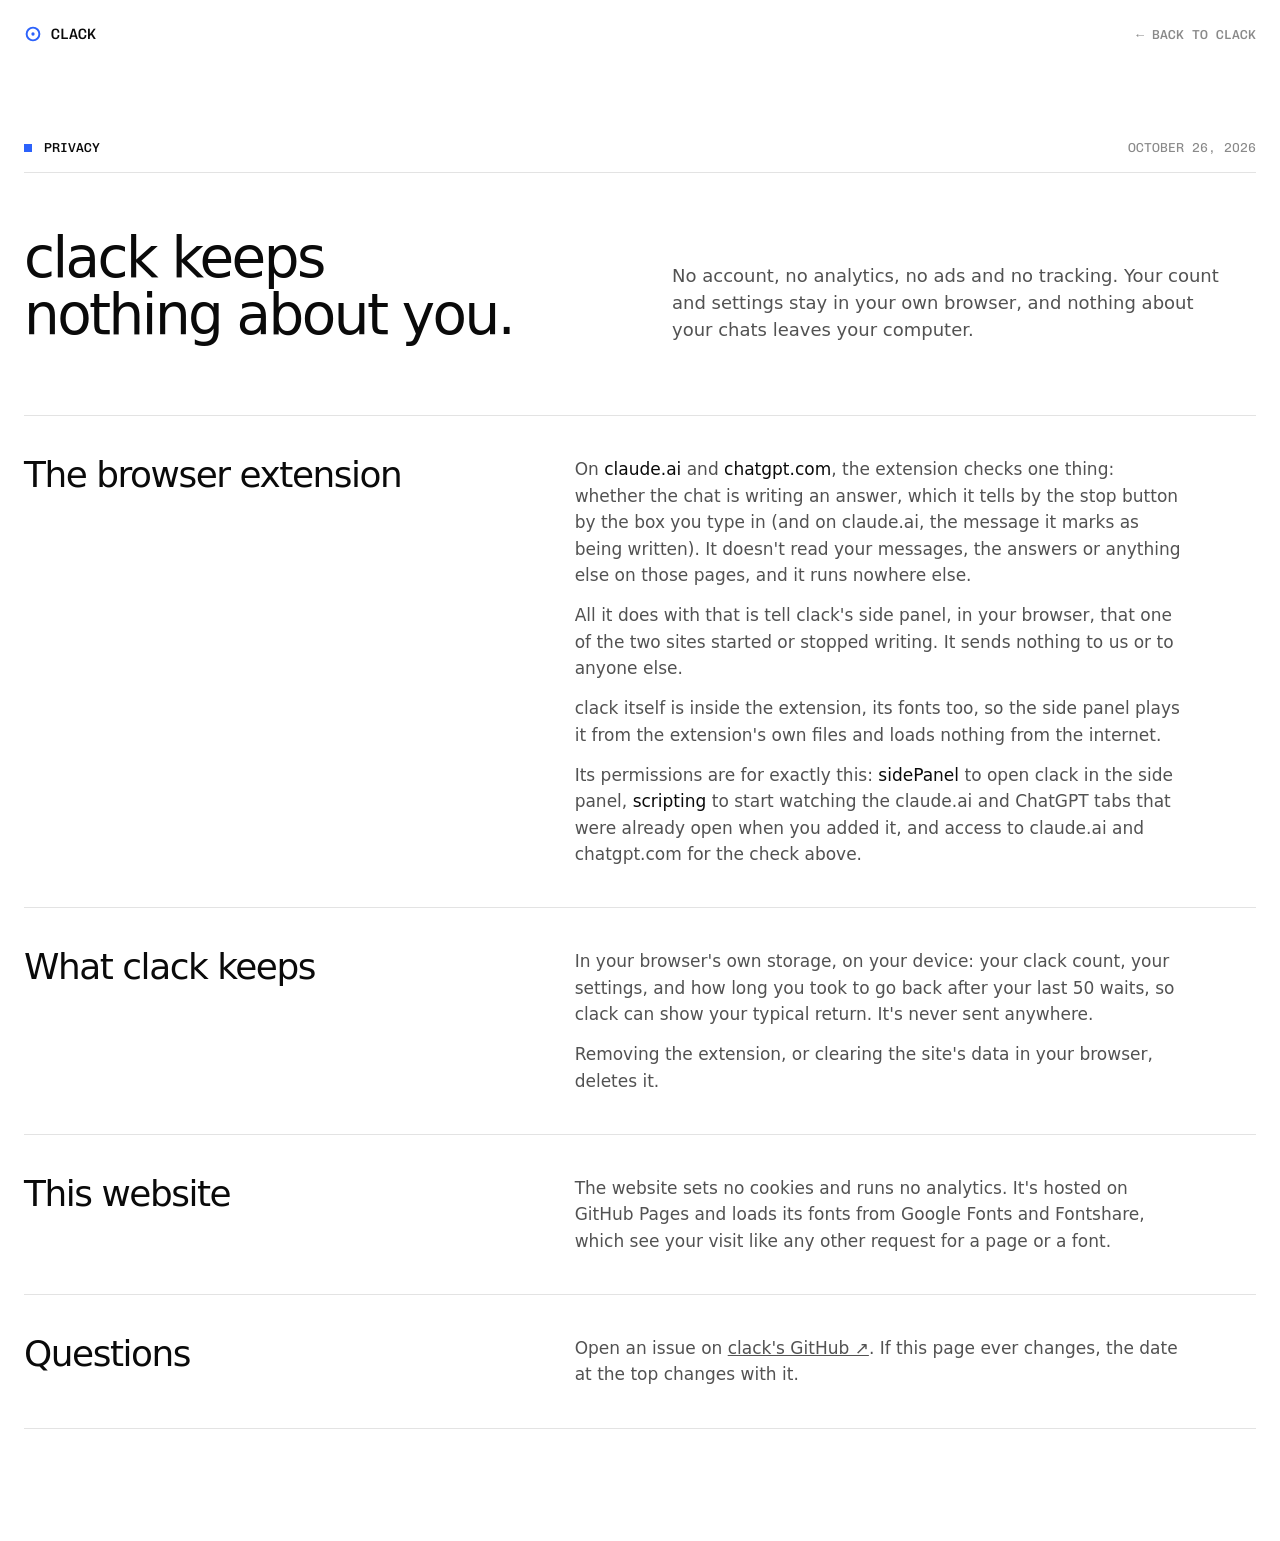
<file: site/privacy.html>
<!doctype html>
<html lang="en">
<head>
<meta charset="utf-8">
<meta name="viewport" content="width=device-width, initial-scale=1, viewport-fit=cover">
<title>clack — privacy</title>
<meta name="description" content="What clack and its browser extension keep and send: your count and settings in your own browser, and nothing anywhere else.">
<meta name="theme-color" content="#ffffff">
<link rel="icon" href="favicon-32.png" sizes="32x32">
<link rel="apple-touch-icon" href="apple-touch-icon.png">
<link rel="preconnect" href="https://fonts.googleapis.com">
<link rel="preconnect" href="https://fonts.gstatic.com" crossorigin>
<link rel="preconnect" href="https://api.fontshare.com" crossorigin>
<link rel="stylesheet" href="https://fonts.googleapis.com/css2?family=Chivo+Mono:wght@400;500&display=swap">
<link rel="stylesheet" href="https://api.fontshare.com/v2/css?f[]=switzer@400,500,600&display=swap">
<style>
/* clack's privacy policy, which the Chrome Web Store listing links to: the website's paper, type and rows, one section
   long, with the short answer first and then what each part of clack keeps and sends */
:root {
  --bg: #ffffff; --bg-2: #f2f2f2;
  --ink: #0a0a0a; --ink-2: #525252; --ink-3: #8a8a8a;
  --line: #e3e3e3;
  --accent: #2c62fb;
  --font-ui: "Switzer", system-ui, -apple-system, "Segoe UI", sans-serif;
  --font-mono: "Chivo Mono", ui-monospace, "SF Mono", monospace;
  --wrap: 1248px; --gut: max(24px, env(safe-area-inset-left, 0px)); --bar-h: 68px;
  color-scheme: light;
}
* { box-sizing: border-box; }
body { margin: 0; background: var(--bg); color: var(--ink); font: 400 16px/1.55 var(--font-ui); -webkit-font-smoothing: antialiased; }
a { color: inherit; }
:focus-visible { outline: 2px solid var(--accent); outline-offset: 3px; }
.wrap { max-width: calc(var(--wrap) + 2 * var(--gut)); margin: 0 auto; padding-inline: var(--gut); }
.bar .wrap { display: flex; align-items: center; gap: 24px; height: var(--bar-h); }
.logo { display: inline-flex; align-items: center; gap: 9px; font: 500 15px/1 var(--font-mono); text-transform: uppercase; text-decoration: none; }
.logo svg { width: 18px; height: 18px; color: var(--accent); }
.bar a.back { margin-left: auto; font: 500 13px/1 var(--font-mono); text-transform: uppercase; text-decoration: none; color: var(--ink-3); }
.bar a.back:hover { color: var(--ink); }
section { padding-block: 72px 112px; }
.sh { display: flex; align-items: center; justify-content: space-between; gap: 16px; padding-bottom: 16px; margin: 0 0 56px; border-bottom: 1px solid var(--line);
  font: 500 13px/1.2 var(--font-mono); text-transform: uppercase; }
.sh span:first-child { display: inline-flex; align-items: center; gap: 12px; }
.sh span:first-child::before { content: ""; width: 8px; height: 8px; background: var(--accent); }
.sh .idx { color: var(--ink-3); font-weight: 400; }
.intro { display: grid; grid-template-columns: minmax(0, 1fr) minmax(0, 1fr); gap: 24px 64px; align-items: end; margin-bottom: 72px; }
.intro h1 { margin: 0; font: 500 clamp(36px, 4.4vw, 60px)/1.02 var(--font-ui); letter-spacing: -.045em; text-wrap: balance; }
.intro p { margin: 0; max-width: 31em; font-size: 18px; line-height: 1.5; color: var(--ink-2); text-wrap: pretty; }
.rows { margin: 0; padding: 0; list-style: none; border-top: 1px solid var(--line); }
.row { display: grid; grid-template-columns: minmax(0, 5fr) minmax(0, 7fr); gap: 16px 64px; padding: 40px 0; border-bottom: 1px solid var(--line); }
.row h2 { margin: 0; font: 500 clamp(26px, 2.8vw, 36px)/1.05 var(--font-ui); letter-spacing: -.04em; }
.row p, .row li { max-width: 36em; font-size: 17px; line-height: 1.55; color: var(--ink-2); text-wrap: pretty; }
.row p { margin: 0 0 14px; }
.row p:last-child { margin-bottom: 0; }
.row ul { margin: 0 0 14px; padding-left: 1.2em; }
.row li { margin-bottom: 8px; }
.row b { color: var(--ink); font-weight: 500; }
code { padding: 1px 6px; background: var(--bg-2); border: 1px solid var(--line); font: 400 14px/1.4 var(--font-mono); }
.fine { margin: 32px 0 0; font-size: 14px; color: var(--ink-3); }
@media (max-width: 900px) {
  .intro, .row { grid-template-columns: minmax(0, 1fr); }
  .intro { margin-bottom: 48px; }
}
@media (max-width: 760px) {
  :root { --bar-h: 60px; --gut: max(16px, env(safe-area-inset-left, 0px)); }
  section { padding-block: 48px 80px; }
  .sh { margin-bottom: 40px; }
  .row { padding: 32px 0; }
}
</style>
</head>
<body>
<header class="bar">
  <div class="wrap">
    <a class="logo" href="./" aria-label="clack home"><svg viewBox="0 0 24 24" aria-hidden="true"><circle cx="12" cy="12" r="8.5" fill="none" stroke="currentColor" stroke-width="2.6"/><circle cx="12" cy="12" r="2.2" fill="currentColor"/></svg>clack</a>
    <a class="back" href="./">← Back to clack</a>
  </div>
</header>
<main>
  <section>
    <div class="wrap">
      <div class="sh"><span>Privacy</span><span class="idx">October 26, 2026</span></div>
      <div class="intro">
        <h1>clack keeps nothing about you.</h1>
        <p>No account, no analytics, no ads and no tracking. Your count and settings stay in your own browser, and nothing about your chats leaves your computer.</p>
      </div>
      <ul class="rows">
        <li class="row">
          <h2>The browser extension</h2>
          <div>
            <p>On <b>claude.ai</b> and <b>chatgpt.com</b>, the extension checks one thing: whether the chat is writing an answer, which it tells by the stop button by the box you type in (and on claude.ai, the message it marks as being written). It doesn't read your messages, the answers or anything else on those pages, and it runs nowhere else.</p>
            <p>All it does with that is tell clack's side panel, in your browser, that one of the two sites started or stopped writing. It sends nothing to us or to anyone else.</p>
            <p>clack itself is inside the extension, its fonts too, so the side panel plays it from the extension's own files and loads nothing from the internet.</p>
            <p>Its permissions are for exactly this: <b>sidePanel</b> to open clack in the side panel, <b>scripting</b> to start watching the claude.ai and ChatGPT tabs that were already open when you added it, and access to claude.ai and chatgpt.com for the check above.</p>
          </div>
        </li>
        <li class="row">
          <h2>What clack keeps</h2>
          <div>
            <p>In your browser's own storage, on your device: your clack count, your settings, and how long you took to go back after your last 50 waits, so clack can show your typical return. It's never sent anywhere.</p>
            <p>Removing the extension, or clearing the site's data in your browser, deletes it.</p>
          </div>
        </li>
        <li class="row">
          <h2>This website</h2>
          <div>
            <p>The website sets no cookies and runs no analytics. It's hosted on GitHub Pages and loads its fonts from Google Fonts and Fontshare, which see your visit like any other request for a page or a font.</p>
          </div>
        </li>
        <li class="row">
          <h2>Questions</h2>
          <div>
            <p>Open an issue on <a href="https://github.com/kyuripark9/Keyboard/issues" target="_blank" rel="noopener">clack's GitHub ↗</a>. If this page ever changes, the date at the top changes with it.</p>
          </div>
        </li>
      </ul>
    </div>
  </section>
</main>
</body>
</html>
</file>
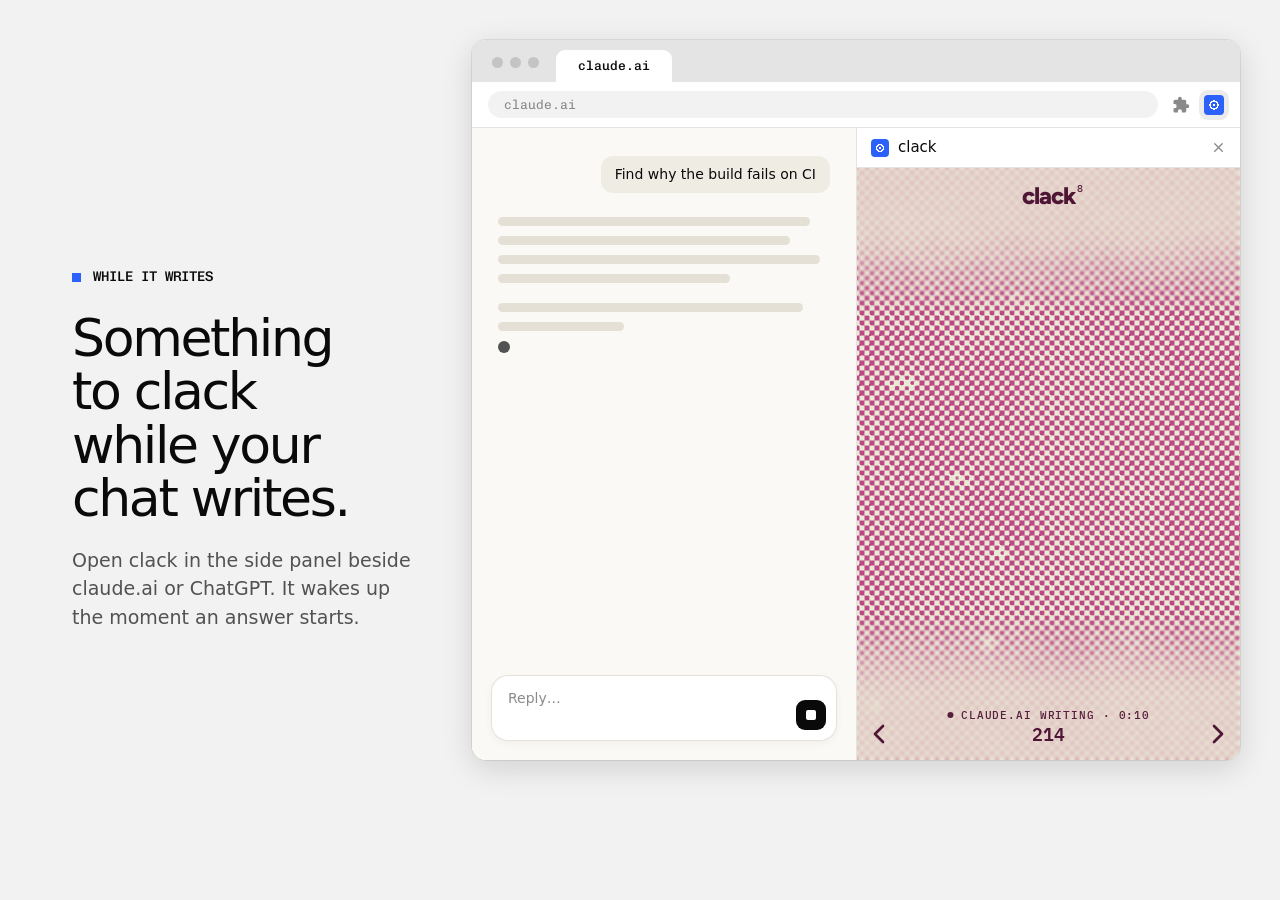
<file: store/frame.html>
<!doctype html>
<html lang="en">
<head>
<meta charset="utf-8">
<title>clack · store pictures</title>
<link rel="stylesheet" href="https://fonts.googleapis.com/css2?family=Chivo+Mono:wght@400;500&family=Figtree:wght@800&display=swap">
<link rel="stylesheet" href="https://api.fontshare.com/v2/css?f[]=switzer@400,500,600&display=swap">
<style>
/* The pictures for clack's Chrome Web Store listing, which shots.py renders from this page: ?shot=1 to 3 are the
   1280×800 screenshots, each a line on the left and a browser on the right with clack in its side panel beside a chat,
   ?shot=tile is the 440×280 promo tile, and ?shot=og the website's 1200×630 link preview. clack in the panel is the real one (the repo's index.html), told about the
   chat the way the extension's panel tells it, and played by shots.py with the pointer. The chat is only a sketch, as
   on the website's How it works, and the type and colours are the website's */
:root {
  --bg-2: #f2f2f2; --ink: #0a0a0a; --ink-2: #525252; --ink-3: #8a8a8a; --line: #e3e3e3; --accent: #2c62fb;
  --font-ui: "Switzer", system-ui, -apple-system, sans-serif;
  --font-mono: "Chivo Mono", ui-monospace, monospace;
  --font-brand: "Figtree", system-ui, -apple-system, sans-serif;
}
* { box-sizing: border-box; }
html, body { margin: 0; overflow: hidden; }
body { width: 1280px; height: 800px; background: var(--bg-2); color: var(--ink); font: 400 16px/1.5 var(--font-ui); -webkit-font-smoothing: antialiased; }

/* the line: mono capitals after a cobalt square, then the big line and what it means */
.copy { position: absolute; left: 72px; top: 0; bottom: 0; width: 352px; display: flex; flex-direction: column; justify-content: center; }
.lab { display: inline-flex; align-items: center; gap: 12px; font: 500 14px/1.2 var(--font-mono); text-transform: uppercase; }
.lab::before { content: ""; width: 9px; height: 9px; background: var(--accent); }
h1 { margin: 26px 0 20px; font: 500 52px/1.03 var(--font-ui); letter-spacing: -.045em; text-wrap: balance; }
.copy p { margin: 0; font-size: 19px; line-height: 1.5; color: var(--ink-2); text-wrap: pretty; }

/* the browser: three dots and the chat's tab, the address with clack's ring pinned after the puzzle piece, then the
   chat and clack's side panel */
.win { position: absolute; left: 472px; top: 40px; width: 768px; height: 720px; display: flex; flex-direction: column; overflow: hidden;
  border-radius: 14px; background: #fff; box-shadow: 0 0 0 1px rgba(0,0,0,.08), 0 8px 32px rgba(0,0,0,.14); }
.br { position: relative; display: flex; align-items: flex-end; height: 42px; padding-left: 84px; background: #e4e4e4; }
.br::before { content: ""; position: absolute; left: 20px; top: 17px; width: 11px; height: 11px; border-radius: 50%; background: #c4c4c4; box-shadow: 18px 0 #c4c4c4, 36px 0 #c4c4c4; }
.br span { height: 32px; padding: 0 22px; border-radius: 9px 9px 0 0; background: #fff; font: 500 13px/32px var(--font-mono); }
.ad { display: flex; align-items: center; gap: 14px; height: 46px; padding: 0 16px; border-bottom: 1px solid var(--line); }
.ad span { flex: 1; padding: 6px 16px; border-radius: 999px; background: var(--bg-2); font: 400 13px/1.2 var(--font-mono); color: var(--ink-3); }
.ad svg { width: 18px; height: 18px; fill: var(--ink-3); }
.ring { flex: none; width: 20px; height: 20px; border-radius: 4px; background: radial-gradient(circle closest-side, #fff 11%, transparent 12% 31%, #fff 32% 46%, transparent 47%) var(--accent); }
.ad .ring { box-shadow: 0 0 0 5px #ebebeb; }
.bd { flex: 1; display: flex; min-height: 0; }

/* the chat: your prompt, the answer in lines of grey, and the box you type in with its send or stop button */
.chat { position: relative; flex: 1; padding: 28px 26px; background: #faf9f5; }
.me { width: fit-content; max-width: 86%; margin: 0 0 24px auto; padding: 9px 14px; border-radius: 12px; background: #efece4; font-size: 14px; line-height: 1.35; }
.ans i { display: block; height: 9px; margin-bottom: 10px; border-radius: 5px; background: #e4e0d6; }
.ans .p { margin-top: 20px; }
.ans .wr { width: 12px; height: 12px; border-radius: 50%; background: var(--ink-2); }
.box { position: absolute; left: 20px; right: 20px; bottom: 20px; height: 64px; padding: 12px 16px; border-radius: 16px; background: #fff;
  box-shadow: 0 0 0 1px #e6e2d8, 0 3px 10px rgba(0,0,0,.05); font-size: 14px; color: var(--ink-3); }
.go { position: absolute; right: 10px; bottom: 10px; display: grid; place-items: center; width: 30px; height: 30px; border-radius: 9px; background: var(--ink); }
.go svg { width: 15px; height: 15px; }
.go.stop::before { content: ""; width: 10px; height: 10px; border-radius: 2px; background: #fff; }
.done .go { background: #d6d3cc; }

/* clack's side panel: its name and the button that closes it, then clack */
.side { display: flex; flex-direction: column; width: 384px; border-left: 1px solid var(--line); }
.sp { display: flex; align-items: center; gap: 9px; height: 40px; padding: 0 14px; border-bottom: 1px solid var(--line); font: 500 15px/1 var(--font-ui); }
.sp .ring { width: 18px; height: 18px; }
.sp svg { width: 15px; height: 15px; margin-left: auto; stroke: var(--ink-3); }
.side iframe { flex: 1; display: block; width: 100%; border: 0; background: #e6e6e6; }

/* the promo tile: clack's ring and name on its cobalt, beside three materials the way the website's ring shows them,
   the middle one big and in its colours, the others smaller and grey */
body.tile { width: 440px; height: 280px; background: var(--accent); }
.tile::before { content: ""; position: absolute; inset: 0; background: radial-gradient(circle, rgba(255,255,255,.2) 1px, transparent 1.5px) 0 0 / 16px 16px; }
.mark { position: absolute; left: 34px; top: 50%; translate: 0 -50%; color: #fff; }
.mark svg { display: block; width: 52px; height: 52px; margin-bottom: 18px; }
.mark b { display: block; font: 800 66px/.9 var(--font-brand); letter-spacing: -.045em; }
.mark span { display: block; margin-top: 14px; font: 500 11px/1.3 var(--font-mono); text-transform: uppercase; opacity: .85; }
.cards img { position: absolute; top: 50%; width: 84px; height: 126px; object-fit: cover; translate: 0 -50%; filter: grayscale(1) brightness(1.08); opacity: .55; }
.cards img:nth-child(1) { left: 228px; }
.cards img:nth-child(3) { left: 340px; }
.cards img:nth-child(2) { left: 264px; z-index: 1; width: 124px; height: 186px; filter: none; opacity: 1; box-shadow: 0 10px 28px rgba(0,0,0,.25); }

/* the link preview: the tile's cobalt, ring and three materials at the size a shared link shows, with the website's
   line under clack's name and where clack lives */
body.og { width: 1200px; height: 630px; }
.og .mark { left: 88px; }
.og .mark svg { width: 92px; height: 92px; margin-bottom: 30px; }
.og .mark b { font-size: 156px; }
.og .mark p { width: 470px; margin: 30px 0 0; font: 500 38px/1.1 var(--font-ui); letter-spacing: -.035em; text-wrap: balance; }
.og .mark span { margin-top: 26px; font-size: 16px; opacity: .8; }
.og .cards img { width: 168px; height: 252px; }
.og .cards img:nth-child(1) { left: 608px; }
.og .cards img:nth-child(3) { left: 1024px; }
.og .cards img:nth-child(2) { left: 792px; width: 240px; height: 360px; box-shadow: 0 20px 56px rgba(0,0,0,.28); }
</style>
</head>
<body>
<script>
// what each picture says and shows; shots.py reads the pointer's path from here (in fractions of clack's panel)
const SHOTS = {
  1: { lab: 'While it writes', h: 'Something to clack while your chat writes.',
    p: 'Open clack in the side panel beside claude.ai or ChatGPT. It wakes up the moment an answer starts.',
    tab: 'claude.ai', sound: 'soap', count: 214, state: 'wait', secs: 9, prompt: 'Find why the build fails on CI',
    path: [[.14, .36], [.5, .44], [.84, .38], [.56, .62], [.24, .68]] },
  2: { lab: 'Ten materials', h: 'Crumple, pop, shave.',
    p: 'Ten materials under your cursor, each with its own sound and picture. No score and no streak, so nothing keeps you there.',
    tab: 'chatgpt.com', sound: 'thock', count: 1093, state: 'wait', secs: 23, prompt: 'Draft the release notes for 2.4',
    path: [[.14, .3], [.42, .46], [.8, .4], [.66, .62], [.3, .68]] },
  3: { lab: 'When it’s done', h: 'It lets go the moment the answer is ready.',
    p: 'The picture fades to grey and the sound stops, even if you keep playing. That’s your cue to go back and read it.',
    tab: 'claude.ai', sound: 'soap', count: 388, state: 'done', secs: 41, prompt: 'Now fix it and run the tests',
    path: [[.2, .4], [.5, .48], [.8, .44]] },
};
const id = new URLSearchParams(location.search).get('shot') || '1';
const PLUS = '<svg viewBox="0 0 24 24"><path d="M20.5 11H19V7a2 2 0 0 0-2-2h-4V3.5a2.5 2.5 0 0 0-5 0V5H4a2 2 0 0 0-2 2v3.8h1.5a2.7 2.7 0 0 1 0 5.4H2V20a2 2 0 0 0 2 2h3.8v-1.5a2.7 2.7 0 0 1 5.4 0V22H17a2 2 0 0 0 2-2v-4h1.5a2.5 2.5 0 0 0 0-5z"/></svg>';
const SEND = '<svg viewBox="0 0 24 24" fill="none" stroke="#fff" stroke-width="2.6" stroke-linecap="round" stroke-linejoin="round"><path d="M12 19V5m-6 6 6-6 6 6"/></svg>';
const RING = '<svg viewBox="0 0 24 24"><circle cx="12" cy="12" r="8.5" fill="none" stroke="currentColor" stroke-width="2.6"/><circle cx="12" cy="12" r="2.2" fill="currentColor"/></svg>';
// the answer as lines of grey, the widths of each paragraph's lines; still being written, it ends on a pulsing dot
const bars = ws => ws.map((w, i) => w ? `<i style="width:${w}%"${ws[i - 1] === 0 ? ' class="p"' : ''}></i>` : '').join('');
let ready = false;

if (id === 'tile' || id === 'og') {
  document.body.className = id === 'og' ? 'tile og' : 'tile';
  const words = id === 'og' ? '<p>Something to clack instead of scrolling.</p><span>Web version · Chrome extension</span>' : '<span>Something to press<br>while it writes</span>';
  document.body.insertAdjacentHTML('beforeend', `<div class="mark">${RING}<b>clack</b>${words}</div>
    <div class="cards"><img src="../site/img/bubble.jpg" alt=""><img src="../site/img/soap.jpg" alt=""><img src="../site/img/thock.jpg" alt=""></div>`);
  Promise.all([document.fonts.ready, ...[...document.images].map(im => im.decode())]).then(() => { ready = true; });
} else {
  const s = SHOTS[id];
  const wait = s.state === 'wait';
  document.body.insertAdjacentHTML('beforeend', `
    <div class="copy"><span class="lab">${s.lab}</span><h1>${s.h}</h1><p>${s.p}</p></div>
    <div class="win ${s.state}">
      <div class="br"><span>${s.tab}</span></div>
      <div class="ad"><span>${s.tab}</span>${PLUS}<i class="ring"></i></div>
      <div class="bd">
        <div class="chat"><p class="me">${s.prompt}</p>
          <div class="ans">${wait ? bars([94, 88, 97, 70, 0, 92, 38]) + '<i class="wr"></i>' : bars([94, 88, 97, 70, 0, 92, 84, 46, 0, 90, 58])}</div>
          <div class="box">Reply…<i class="go${wait ? ' stop' : ''}">${wait ? '' : SEND}</i></div></div>
        <div class="side"><div class="sp"><i class="ring"></i>clack<svg viewBox="0 0 24 24" fill="none" stroke-width="2.2" stroke-linecap="round"><path d="M6 6l12 12M18 6 6 18"/></svg></div>
          <iframe id="clack" src="../index.html?agent=panel" title="clack"></iframe></div>
      </div>
    </div>`);
  const frame = document.getElementById('clack');
  // told the way the extension's panel tells it (extension/panel.js): one chat writing, since secs ago
  const tell = (type, extra) => {
    const since = Date.now() - s.secs * 1000;
    frame.contentWindow.postMessage({ clack: { type, at: Date.now(), session: 'tab-1', working: type === 'done' ? 0 : 1, since, prompted: since,
      site: s.tab === 'claude.ai' ? 'claude.ai' : 'ChatGPT', ...extra } }, '*');
  };
  addEventListener('message', m => {
    if (m.source !== frame.contentWindow || !m.data || m.data.clack !== 'ready') return;
    frame.contentWindow.__clack.set({ sound: s.sound, count: s.count });
    tell('hello', { phase: 'wait' });
    document.fonts.ready.then(() => setTimeout(() => { ready = true; }, 1500));
  });
  // for shots.py: where clack's panel is, the path to play it along, and the answer finishing
  window.panel = () => { const r = frame.getBoundingClientRect(); return { x: r.x, y: r.y, w: r.width, h: r.height, path: s.path, done: !wait }; };
  window.finish = () => tell('done', { reason: 'Stop' });
}
window.isReady = () => ready;
</script>
</body>
</html>
</file>
